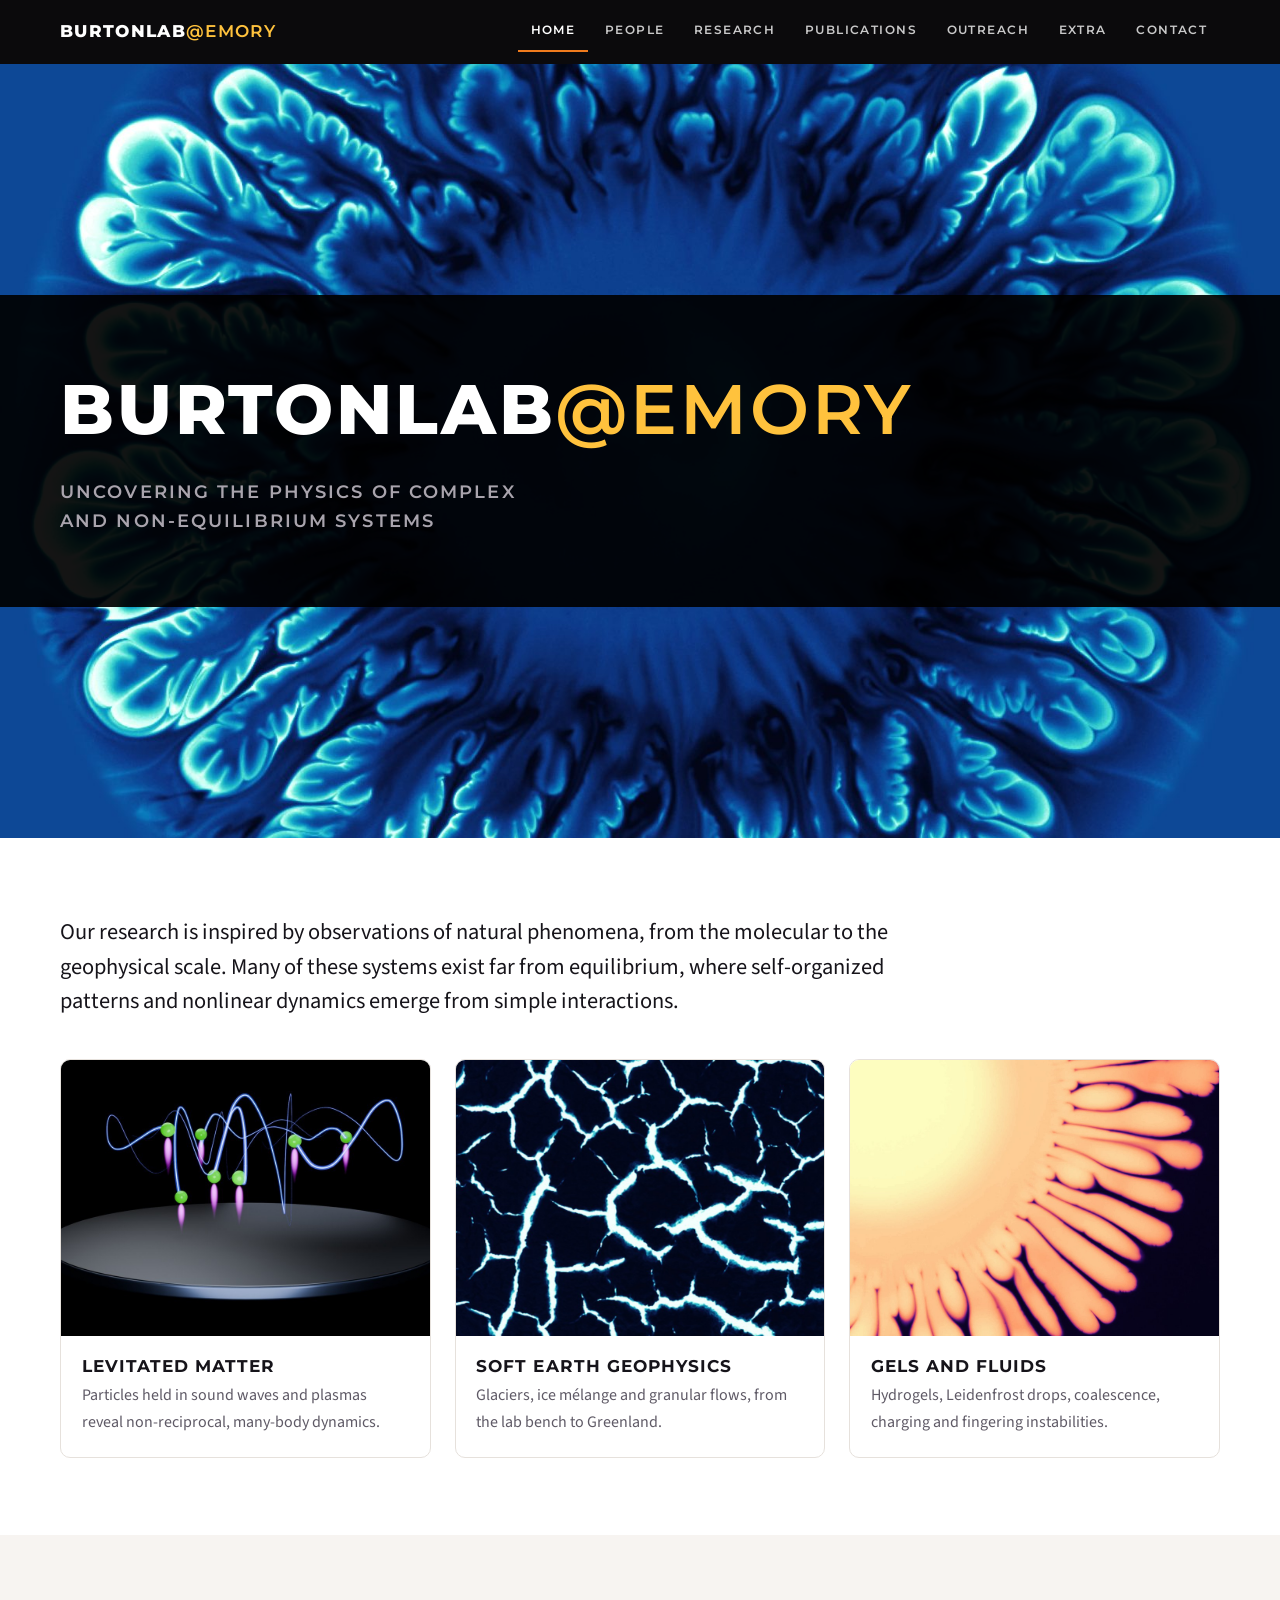
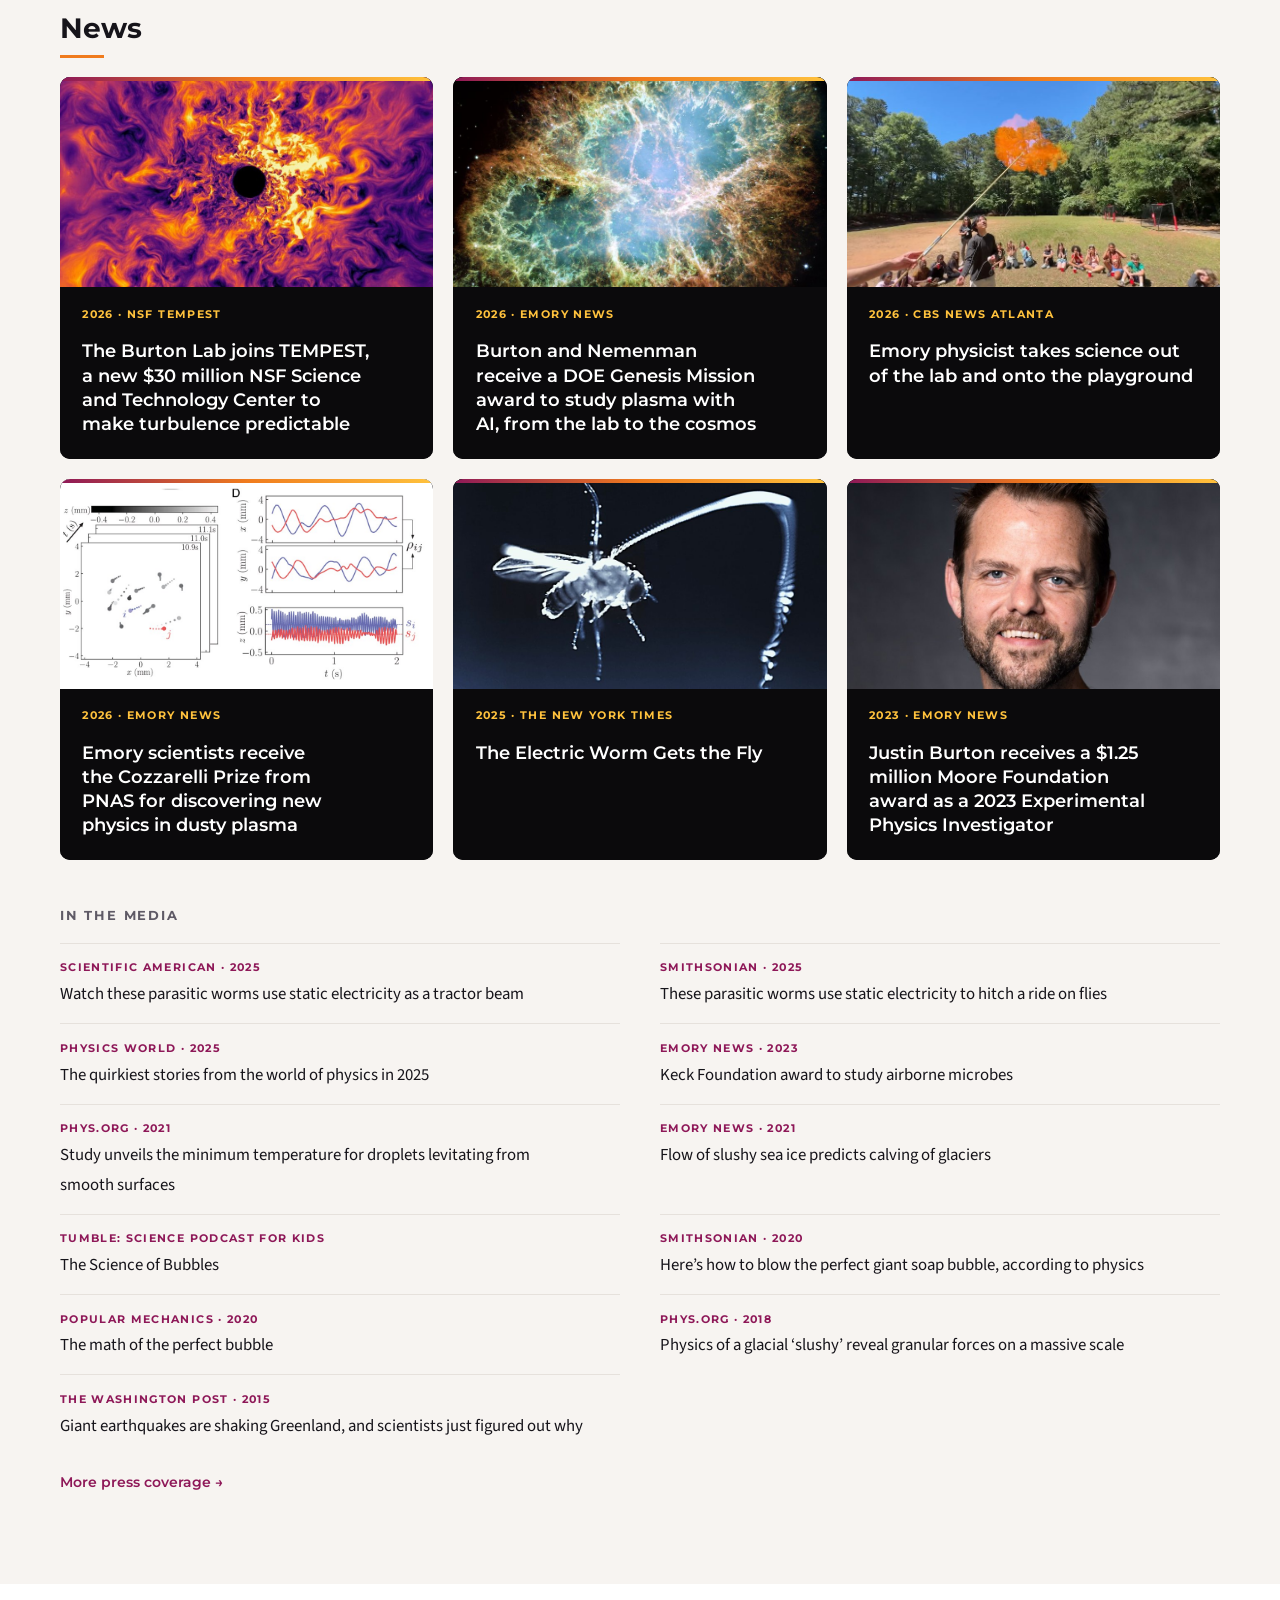
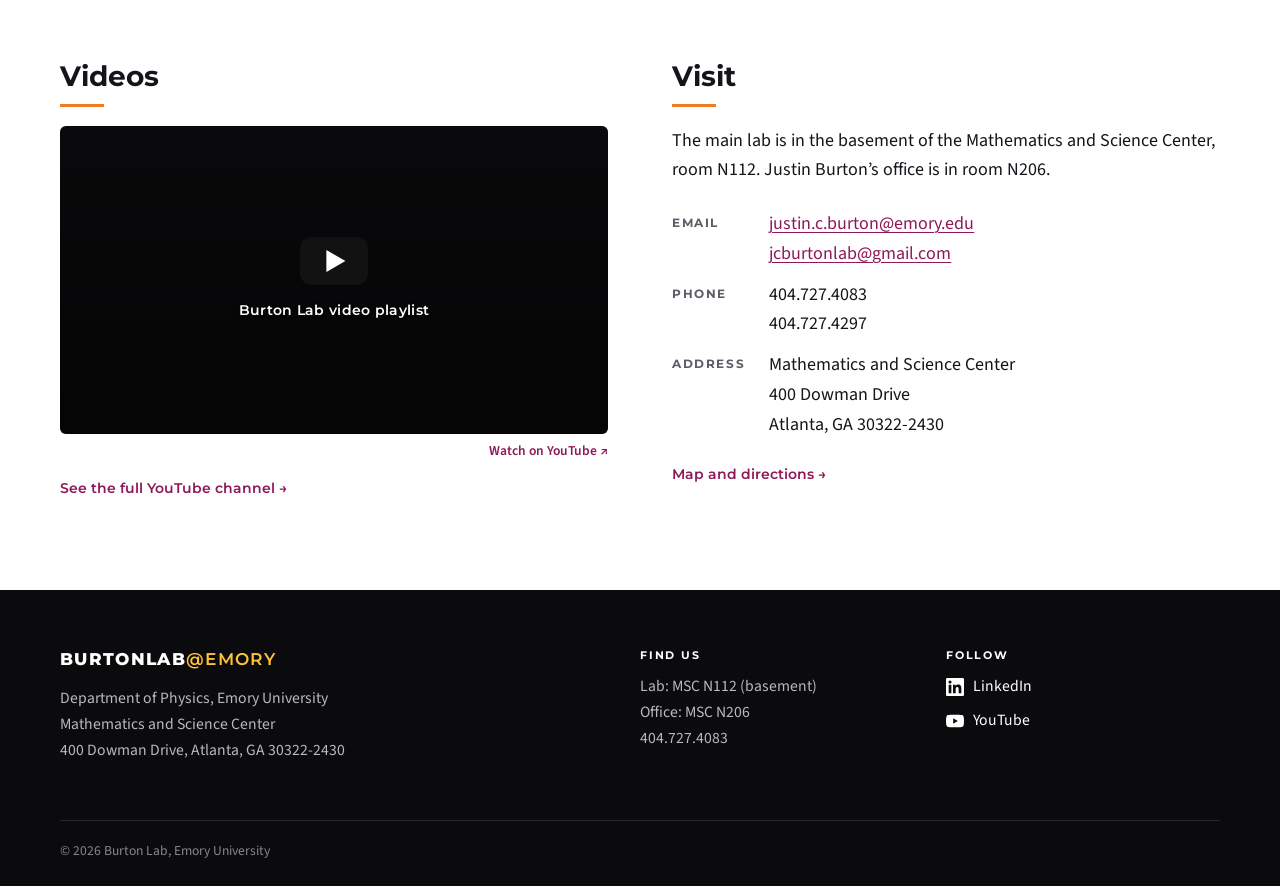
<file: index.html>
<!DOCTYPE html>
<html lang="en">
<head>
<meta charset="utf-8">
<meta name="viewport" content="width=device-width, initial-scale=1">
<title>Burton Lab @ Emory</title>
<meta name="description" content="The Burton Lab at Emory University studies the physics of complex and non-equilibrium systems.">
<meta property="og:title" content="Burton Lab @ Emory">
<meta property="og:description" content="The Burton Lab at Emory University studies the physics of complex and non-equilibrium systems.">
<meta property="og:image" content="assets/img/banners/home-hero.jpg">
<link rel="icon" href="assets/favicon.svg?v=6a2fb48d" type="image/svg+xml">
<link rel="icon" href="assets/favicon-32.png?v=23700c77" type="image/png" sizes="32x32">
<link rel="apple-touch-icon" href="assets/apple-touch-icon.png?v=bfdbe544">
<link rel="preconnect" href="https://fonts.googleapis.com">
<link rel="preconnect" href="https://fonts.gstatic.com" crossorigin>
<link href="https://fonts.googleapis.com/css2?family=Montserrat:wght@500;600;700;800&family=Source+Sans+3:ital,wght@0,400;0,600;0,700;1,400&display=swap" rel="stylesheet">
<link rel="stylesheet" href="css/style.css?v=2722c87f">
<script>document.addEventListener('error',function(e){var t=e.target;if(t&&(t.tagName==='IMG'||t.tagName==='VIDEO')){t.classList.add('missing');}},true);</script>
</head>
<body class="home">
<a class="skip" href="#main">Skip to content</a>
<nav class="topbar" aria-label="Main">
  <div class="wrap topbar-in">
    <a class="brand" href="index.html">BURTONLAB<span>@EMORY</span></a>
    <button class="menu-btn" aria-expanded="false" aria-controls="menu" aria-label="Menu"><span></span><span></span><span></span></button>
    <ul id="menu" class="menu"><li><a href="index.html" aria-current="page">Home</a></li><li><a href="people.html">People</a></li><li class="has-sub"><a href="research.html">Research</a><ul class="sub"><li><a href="levitated-matter.html">Levitated Matter</a></li><li><a href="soft-earth-geophysics.html">Soft Earth Geophysics</a></li><li><a href="gels-and-fluids.html">Gels and Fluids</a></li></ul></li><li><a href="publications.html">Publications</a></li><li><a href="outreach.html">Outreach</a></li><li><a href="extra.html">Extra</a></li><li><a href="contact.html">Contact</a></li></ul>
  </div>
</nav>

<main id="main">

<section class="hero"><div class="bg" style="background-image:url('assets/img/banners/home-hero.jpg?v=85196556')"></div>
  <div class="hero-band">
    <div class="wrap">
      <h1>BURTONLAB<wbr><span>@EMORY</span></h1>
      <p class="tagline">Uncovering the physics of complex and non-equilibrium systems</p>
    </div>
  </div>
</section>

<section class="section">
  <div class="wrap intro">
    <p class="lead">Our research is inspired by observations of natural phenomena, from the molecular to the geophysical scale. Many of these systems exist far from equilibrium, where self-organized patterns and nonlinear dynamics emerge from simple interactions.</p>
  </div>
  <div class="wrap cards3">
    <a class="card" href="levitated-matter.html"><div class="ph crop" style="aspect-ratio:4/3" data-label="levitated-matter.jpg"><img src="assets/img/research/levitated-matter.jpg?v=3a30316a" alt="Levitated Matter" loading="lazy"></div><div class="card-b"><h3>Levitated Matter</h3><p>Particles held in sound waves and plasmas reveal non-reciprocal, many-body dynamics.</p></div></a>
    <a class="card" href="soft-earth-geophysics.html"><div class="ph crop" style="aspect-ratio:4/3" data-label="soft-earth-geophysics.jpg"><img src="assets/img/research/soft-earth-geophysics.jpg?v=422b61cd" alt="Soft Earth Geophysics" loading="lazy"></div><div class="card-b"><h3>Soft Earth Geophysics</h3><p>Glaciers, ice mélange and granular flows, from the lab bench to Greenland.</p></div></a>
    <a class="card" href="gels-and-fluids.html"><div class="ph crop" style="aspect-ratio:4/3" data-label="gels-and-fluids.jpg"><img src="assets/img/research/gels-and-fluids.jpg?v=490cb157" alt="Gels and Fluids" loading="lazy"></div><div class="card-b"><h3>Gels and Fluids</h3><p>Hydrogels, Leidenfrost drops, coalescence, charging and fingering instabilities.</p></div></a>
  </div>
</section>

<section class="section alt">
  <div class="wrap">
    <h2 class="sec-h">News</h2>
    <div class="news3">
      <a class="news-card" href="https://tempest-stc.msu.edu/news/msu-receives-30m-nsf-grant-establish-turbulence-research-center">
        <div class="nc-img" style="background-image:url('assets/img/news/tempest.jpg?v=7d1b560f')"></div>
        <div class="nc-body">
        <p class="m-src">2026 · NSF TEMPEST</p>
        <h3>The Burton Lab joins TEMPEST, a new $30 million NSF Science and Technology Center to make turbulence predictable</h3>
      </div>
      </a>
      <a class="news-card" href="https://news.emory.edu/stories/2026/07/emory-scientists-selected-us-genesis-mission-awards-speed-discovery-through-ai">
        <div class="nc-img" style="background-image:url('assets/img/news/genesis.jpg?v=bf475583')"></div>
        <div class="nc-body">
        <p class="m-src">2026 · Emory News</p>
        <h3>Burton and Nemenman receive a DOE Genesis Mission award to study plasma with AI, from the lab to the cosmos</h3></div>
      </a>
      <a class="news-card" href="https://www.cbsnews.com/atlanta/news/emory-physicist-takes-science-out-of-the-lab-and-onto-the-playground/">
        <div class="nc-img" style="background-image:url('assets/img/news/cbs.jpg?v=1fd32c86')"></div>
        <div class="nc-body">
        <p class="m-src">2026 · CBS News Atlanta</p>
        <h3>Emory physicist takes science out of the lab and onto the playground</h3></div>
      </a>
      <a class="news-card" href="https://news.emory.edu/stories/2026/05/er_cozzarelli_prize/story.html">
        <div class="nc-img" style="background-image:url('assets/img/news/cozzarelli.jpg?v=ef9900c8')"></div>
        <div class="nc-body">
        <p class="m-src">2026 · Emory News</p>
        <h3>Emory scientists receive the Cozzarelli Prize from PNAS for discovering new physics in dusty plasma</h3></div>
      </a>
      <a class="news-card" href="https://www.nytimes.com/2025/10/22/science/worms-static-electricity.html?unlocked_article_code=1.vU8.OGUW.R2_FJxa88JDH&amp;smid=url-share">
        <div class="nc-img" style="background-image:url('assets/img/news/nyt-worm.jpg?v=74bc0ee6')"></div>
        <div class="nc-body">
        <p class="m-src">2025 · The New York Times</p>
        <h3>The Electric Worm Gets the Fly</h3></div>
      </a>
      <a class="news-card" href="https://news.emory.edu/stories/2023/08/er_burton_grant_29-08-2023/story.html">
        <div class="nc-img" style="background-image:url('assets/img/news/moore.jpg?v=8aae62ca');background-position:center 30%"></div>
        <div class="nc-body">
        <p class="m-src">2023 · Emory News</p>
        <h3>Justin Burton receives a $1.25 million Moore Foundation award as a 2023 Experimental Physics Investigator</h3></div>
      </a>
    </div>
    <h3 class="sub-h">In the media</h3>
    <ul class="media"><li><a href="https://www.scientificamerican.com/article/static-electricity-helps-parasitic-nematodes-leap-onto-insects/"><span class="m-src">Scientific American · 2025</span><span class="m-t">Watch these parasitic worms use static electricity as a tractor beam</span></a></li><li><a href="https://www.smithsonianmag.com/smart-news/these-parasitic-worms-use-static-electricity-to-hitch-a-ride-on-flies-180987557/"><span class="m-src">Smithsonian · 2025</span><span class="m-t">These parasitic worms use static electricity to hitch a ride on flies</span></a></li><li><a href="https://physicsworld.com/a/the-quirkiest-stories-from-the-world-of-physics-in-2025/"><span class="m-src">Physics World · 2025</span><span class="m-t">The quirkiest stories from the world of physics in 2025</span></a></li><li><a href="https://news.emory.edu/stories/2023/01/esc_airborne_microbes_27-01-2023/story.html"><span class="m-src">Emory News · 2023</span><span class="m-t">Keck Foundation award to study airborne microbes</span></a></li><li><a href="https://phys.org/news/2021-09-unveils-minimum-temperature-droplets-levitating.html"><span class="m-src">phys.org · 2021</span><span class="m-t">Study unveils the minimum temperature for droplets levitating from smooth surfaces</span></a></li><li><a href="https://news.emory.edu/features/2021/06/esc-ice-predicts-glacier-calving/index.html"><span class="m-src">Emory News · 2021</span><span class="m-t">Flow of slushy sea ice predicts calving of glaciers</span></a></li><li><a href="https://www.sciencepodcastforkids.com/single-post/the-science-of-bubbles"><span class="m-src">Tumble: Science Podcast for Kids</span><span class="m-t">The Science of Bubbles</span></a></li><li><a href="https://www.smithsonianmag.com/smart-news/heres-how-blow-perfect-giant-soap-bubble-according-physics-180974149/"><span class="m-src">Smithsonian · 2020</span><span class="m-t">Here’s how to blow the perfect giant soap bubble, according to physics</span></a></li><li><a href="https://www.popularmechanics.com/science/a30781401/bubble-math/"><span class="m-src">Popular Mechanics · 2020</span><span class="m-t">The math of the perfect bubble</span></a></li><li><a href="https://phys.org/news/2018-04-physics-glacial-slushy-reveal-granular.html"><span class="m-src">phys.org · 2018</span><span class="m-t">Physics of a glacial ‘slushy’ reveal granular forces on a massive scale</span></a></li><li><a href="https://www.washingtonpost.com/news/energy-environment/wp/2015/06/25/giant-earthquakes-are-shaking-greenland-and-scientists-just-figured-out-the-disturbing-reason-why/"><span class="m-src">The Washington Post · 2015</span><span class="m-t">Giant earthquakes are shaking Greenland, and scientists just figured out why</span></a></li></ul>
    <p class="more"><a href="extra.html#news">More press coverage →</a></p>
  </div>
</section>

<section class="section">
  <div class="wrap two">
    <div>
      <h2 class="sec-h">Videos</h2>
      <figure><div class="embed yt" style="background-image:url('https://i.ytimg.com/vi/gZB6i9FHicU/maxresdefault.jpg')"><a class="yt-play" href="https://www.youtube.com/playlist?list=PLbxTj2dlaCv8vQ_uwPVM6fxIm1yYtoAgS" data-src="https://www.youtube-nocookie.com/embed/videoseries?list=PLbxTj2dlaCv8vQ_uwPVM6fxIm1yYtoAgS" target="_blank" rel="noopener"><span class="yt-btn" aria-hidden="true"></span><span class="yt-title">Burton Lab video playlist</span><span class="sr-only">Play video</span></a></div><figcaption class="yt-link"><a href="https://www.youtube.com/playlist?list=PLbxTj2dlaCv8vQ_uwPVM6fxIm1yYtoAgS" target="_blank" rel="noopener">Watch on YouTube &#8599;</a></figcaption></figure>
      <p class="more"><a href="https://www.youtube.com/channel/UCtBs-PlmusRjpb8XsMqxd4Q">See the full YouTube channel →</a></p>
    </div>
    <div>
      <h2 class="sec-h">Visit</h2>
      <p>The main lab is in the basement of the Mathematics and Science Center, room N112. Justin Burton’s office is in room N206.</p>
      <dl class="contact-dl">
        <dt>Email</dt><dd><a class="mail" href="mailto:justin.c.burton@emory.edu">justin.c.burton@emory.edu</a><br><a class="mail" href="mailto:jcburtonlab@gmail.com">jcburtonlab@gmail.com</a></dd>
        <dt>Phone</dt><dd>404.727.4083<br>404.727.4297</dd>
        <dt>Address</dt><dd>Mathematics and Science Center<br>400 Dowman Drive<br>Atlanta, GA 30322-2430</dd>
      </dl>
      <p class="more"><a href="contact.html">Map and directions →</a></p>
    </div>
  </div>
</section>

</main>
<footer class="footer">
  <div class="wrap footer-grid">
    <div>
      <p class="brand brand-foot">BURTONLAB<span>@EMORY</span></p>
      <p>Department of Physics, Emory University<br>Mathematics and Science Center<br>400 Dowman Drive, Atlanta, GA 30322-2430</p>
    </div>
    <div>
      <p class="foot-h">Find us</p>
      <p>Lab: MSC N112 (basement)<br>Office: MSC N206<br>404.727.4083</p>
    </div>
    <div>
      <p class="foot-h">Follow</p>
      <p class="social"><a href="https://www.linkedin.com/in/justin-burton-40b051308/" aria-label="LinkedIn"><svg viewBox="0 0 24 24" aria-hidden="true"><path d="M20.45 20.45h-3.56v-5.57c0-1.33-.02-3.04-1.85-3.04-1.85 0-2.14 1.45-2.14 2.94v5.67H9.35V9h3.41v1.56h.05c.48-.9 1.64-1.85 3.37-1.85 3.6 0 4.27 2.37 4.27 5.46v6.28zM5.34 7.43a2.06 2.06 0 1 1 0-4.13 2.06 2.06 0 0 1 0 4.13zM7.12 20.45H3.56V9h3.56v11.45zM22.22 0H1.77C.79 0 0 .77 0 1.73v20.54C0 23.23.79 24 1.77 24h20.45c.98 0 1.78-.77 1.78-1.73V1.73C24 .77 23.2 0 22.22 0z"/></svg><span>LinkedIn</span></a><a href="https://www.youtube.com/channel/UCtBs-PlmusRjpb8XsMqxd4Q" aria-label="YouTube"><svg viewBox="0 0 24 24" aria-hidden="true"><path d="M23.5 6.2a3 3 0 0 0-2.1-2.1C19.5 3.6 12 3.6 12 3.6s-7.5 0-9.4.5A3 3 0 0 0 .5 6.2 31 31 0 0 0 0 12a31 31 0 0 0 .5 5.8 3 3 0 0 0 2.1 2.1c1.9.5 9.4.5 9.4.5s7.5 0 9.4-.5a3 3 0 0 0 2.1-2.1A31 31 0 0 0 24 12a31 31 0 0 0-.5-5.8zM9.6 15.6V8.4l6.2 3.6-6.2 3.6z"/></svg><span>YouTube</span></a></p>
    </div>
  </div>
  <div class="wrap copy">© <span id="yr">2026</span> Burton Lab, Emory University</div>
</footer>
<dialog class="lightbox" aria-label="Image viewer"><button class="lb-close" aria-label="Close">×</button><figure><div class="lb-img"></div><figcaption></figcaption></figure></dialog>
<script src="js/site.js?v=42a9fa88"></script>
</body>
</html>
</file>
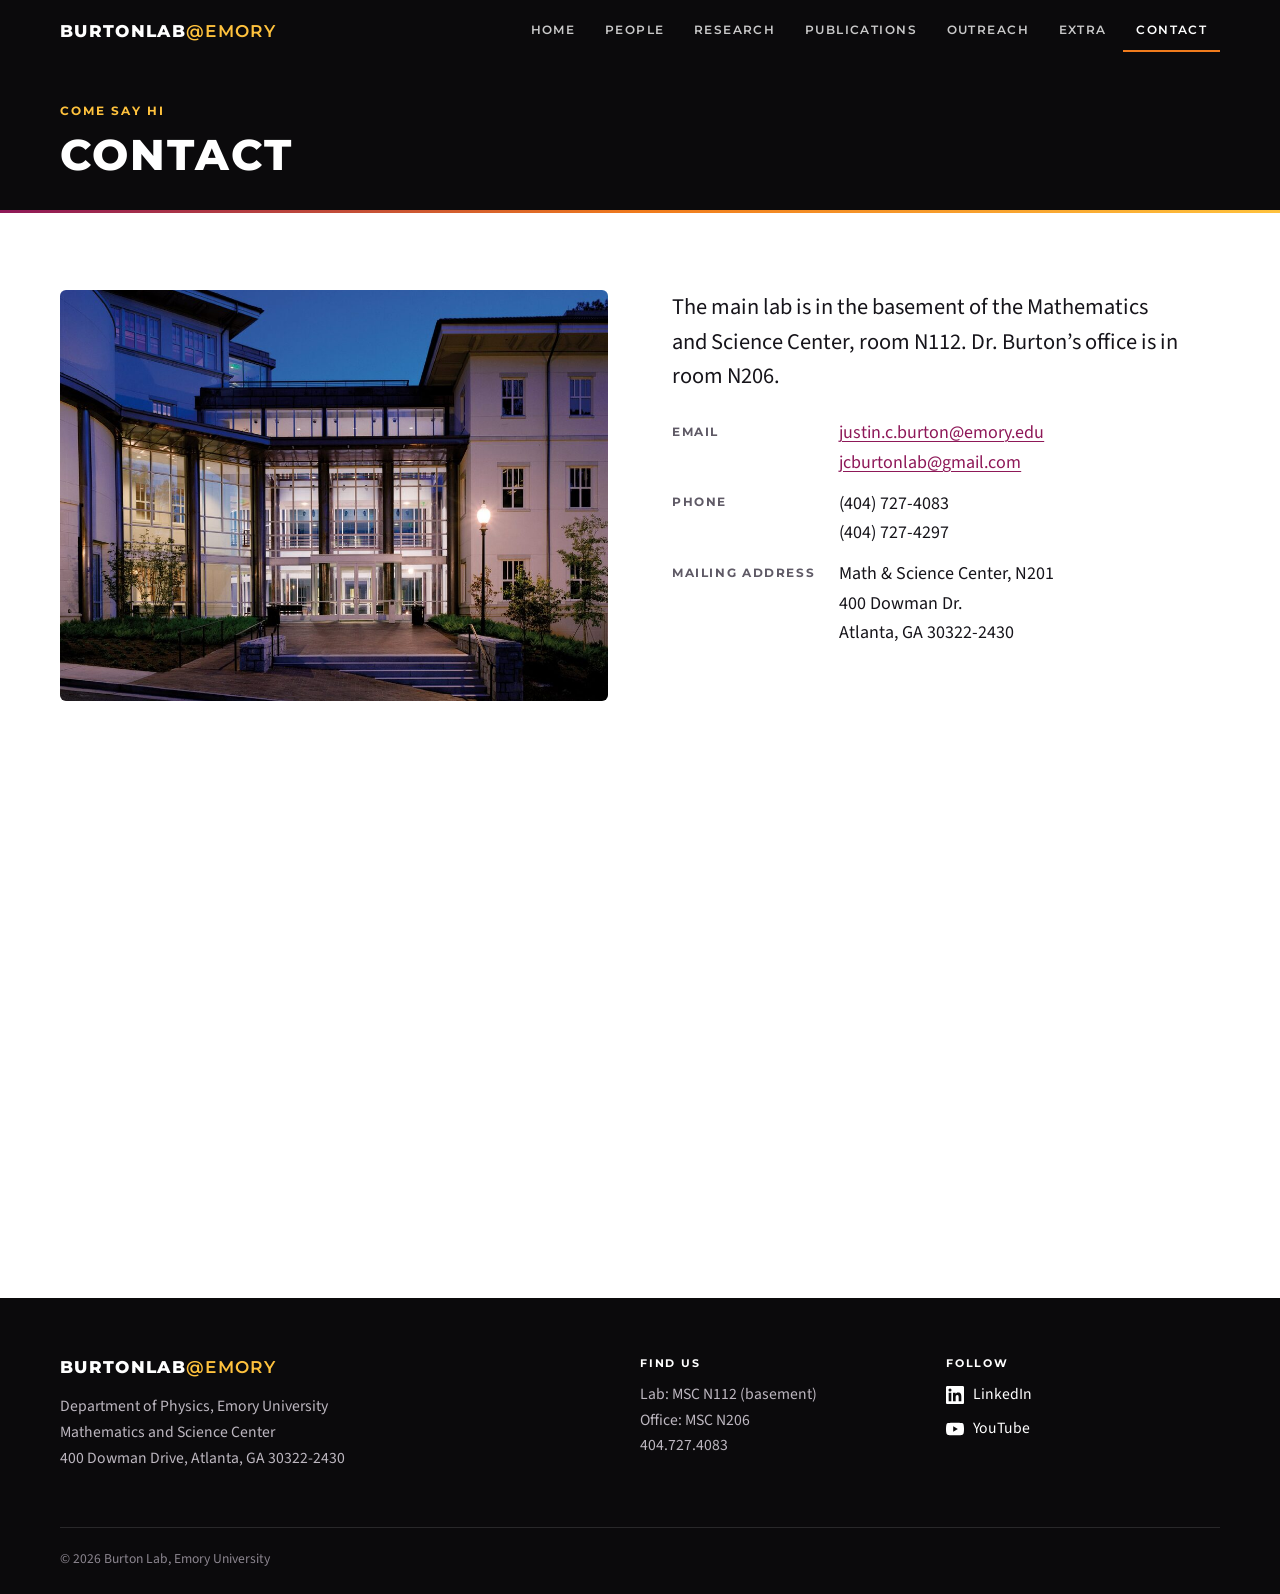
<file: contact.html>
<!DOCTYPE html>
<html lang="en">
<head>
<meta charset="utf-8">
<meta name="viewport" content="width=device-width, initial-scale=1">
<title>Contact | Burton Lab @ Emory</title>
<meta name="description" content="The Burton Lab at Emory University studies the physics of complex and non-equilibrium systems.">
<meta property="og:title" content="Contact | Burton Lab @ Emory">
<meta property="og:description" content="The Burton Lab at Emory University studies the physics of complex and non-equilibrium systems.">
<meta property="og:image" content="assets/img/banners/home-hero.jpg">
<link rel="icon" href="assets/favicon.svg?v=6a2fb48d" type="image/svg+xml">
<link rel="icon" href="assets/favicon-32.png?v=23700c77" type="image/png" sizes="32x32">
<link rel="apple-touch-icon" href="assets/apple-touch-icon.png?v=bfdbe544">
<link rel="preconnect" href="https://fonts.googleapis.com">
<link rel="preconnect" href="https://fonts.gstatic.com" crossorigin>
<link href="https://fonts.googleapis.com/css2?family=Montserrat:wght@500;600;700;800&family=Source+Sans+3:ital,wght@0,400;0,600;0,700;1,400&display=swap" rel="stylesheet">
<link rel="stylesheet" href="css/style.css?v=2722c87f">
<script>document.addEventListener('error',function(e){var t=e.target;if(t&&(t.tagName==='IMG'||t.tagName==='VIDEO')){t.classList.add('missing');}},true);</script>
</head>
<body>
<a class="skip" href="#main">Skip to content</a>
<nav class="topbar" aria-label="Main">
  <div class="wrap topbar-in">
    <a class="brand" href="index.html">BURTONLAB<span>@EMORY</span></a>
    <button class="menu-btn" aria-expanded="false" aria-controls="menu" aria-label="Menu"><span></span><span></span><span></span></button>
    <ul id="menu" class="menu"><li><a href="index.html">Home</a></li><li><a href="people.html">People</a></li><li class="has-sub"><a href="research.html">Research</a><ul class="sub"><li><a href="levitated-matter.html">Levitated Matter</a></li><li><a href="soft-earth-geophysics.html">Soft Earth Geophysics</a></li><li><a href="gels-and-fluids.html">Gels and Fluids</a></li></ul></li><li><a href="publications.html">Publications</a></li><li><a href="outreach.html">Outreach</a></li><li><a href="extra.html">Extra</a></li><li><a href="contact.html" aria-current="page">Contact</a></li></ul>
  </div>
</nav>
<header class="banner plain"><div class="band"><div class="wrap"><p class=kicker>Come say hi</p><h1>Contact</h1></div></div></header>
<main id="main">

<section class="section">
  <div class="wrap two">
    <div>
      <figure><div class="ph crop" style="aspect-ratio:4/3" data-label="math-science-center.jpg"><img src="assets/img/contact/math-science-center.jpg?v=16d7a0f7" alt="Emory Mathematics and Science Center" loading="lazy"></div></figure>
    </div>
    <div>
      <p class="lead">The main lab is in the basement of the Mathematics and Science Center, room N112. Dr. Burton’s office is in room N206.</p>
      <dl class="contact-dl">
        <dt>Email</dt><dd><a class="mail" href="mailto:justin.c.burton@emory.edu">justin.c.burton@emory.edu</a><br><a class="mail" href="mailto:jcburtonlab@gmail.com">jcburtonlab@gmail.com</a></dd>
        <dt>Phone</dt><dd>(404) 727-4083<br>(404) 727-4297</dd>
        <dt>Mailing address</dt><dd>Math &amp; Science Center, N201<br>400 Dowman Dr.<br>Atlanta, GA 30322-2430</dd>
      </dl>
    </div>
  </div>
  <div class="wrap">
    <div class="map"><iframe title="Map: Emory Mathematics and Science Center" loading="lazy" src="https://maps.google.com/maps?q=33.7902383,-84.3265796&amp;z=16&amp;output=embed"></iframe></div>
  </div>
</section>

</main>
<footer class="footer">
  <div class="wrap footer-grid">
    <div>
      <p class="brand brand-foot">BURTONLAB<span>@EMORY</span></p>
      <p>Department of Physics, Emory University<br>Mathematics and Science Center<br>400 Dowman Drive, Atlanta, GA 30322-2430</p>
    </div>
    <div>
      <p class="foot-h">Find us</p>
      <p>Lab: MSC N112 (basement)<br>Office: MSC N206<br>404.727.4083</p>
    </div>
    <div>
      <p class="foot-h">Follow</p>
      <p class="social"><a href="https://www.linkedin.com/in/justin-burton-40b051308/" aria-label="LinkedIn"><svg viewBox="0 0 24 24" aria-hidden="true"><path d="M20.45 20.45h-3.56v-5.57c0-1.33-.02-3.04-1.85-3.04-1.85 0-2.14 1.45-2.14 2.94v5.67H9.35V9h3.41v1.56h.05c.48-.9 1.64-1.85 3.37-1.85 3.6 0 4.27 2.37 4.27 5.46v6.28zM5.34 7.43a2.06 2.06 0 1 1 0-4.13 2.06 2.06 0 0 1 0 4.13zM7.12 20.45H3.56V9h3.56v11.45zM22.22 0H1.77C.79 0 0 .77 0 1.73v20.54C0 23.23.79 24 1.77 24h20.45c.98 0 1.78-.77 1.78-1.73V1.73C24 .77 23.2 0 22.22 0z"/></svg><span>LinkedIn</span></a><a href="https://www.youtube.com/channel/UCtBs-PlmusRjpb8XsMqxd4Q" aria-label="YouTube"><svg viewBox="0 0 24 24" aria-hidden="true"><path d="M23.5 6.2a3 3 0 0 0-2.1-2.1C19.5 3.6 12 3.6 12 3.6s-7.5 0-9.4.5A3 3 0 0 0 .5 6.2 31 31 0 0 0 0 12a31 31 0 0 0 .5 5.8 3 3 0 0 0 2.1 2.1c1.9.5 9.4.5 9.4.5s7.5 0 9.4-.5a3 3 0 0 0 2.1-2.1A31 31 0 0 0 24 12a31 31 0 0 0-.5-5.8zM9.6 15.6V8.4l6.2 3.6-6.2 3.6z"/></svg><span>YouTube</span></a></p>
    </div>
  </div>
  <div class="wrap copy">© <span id="yr">2026</span> Burton Lab, Emory University</div>
</footer>
<dialog class="lightbox" aria-label="Image viewer"><button class="lb-close" aria-label="Close">×</button><figure><div class="lb-img"></div><figcaption></figcaption></figure></dialog>
<script src="js/site.js?v=42a9fa88"></script>
</body>
</html>
</file>
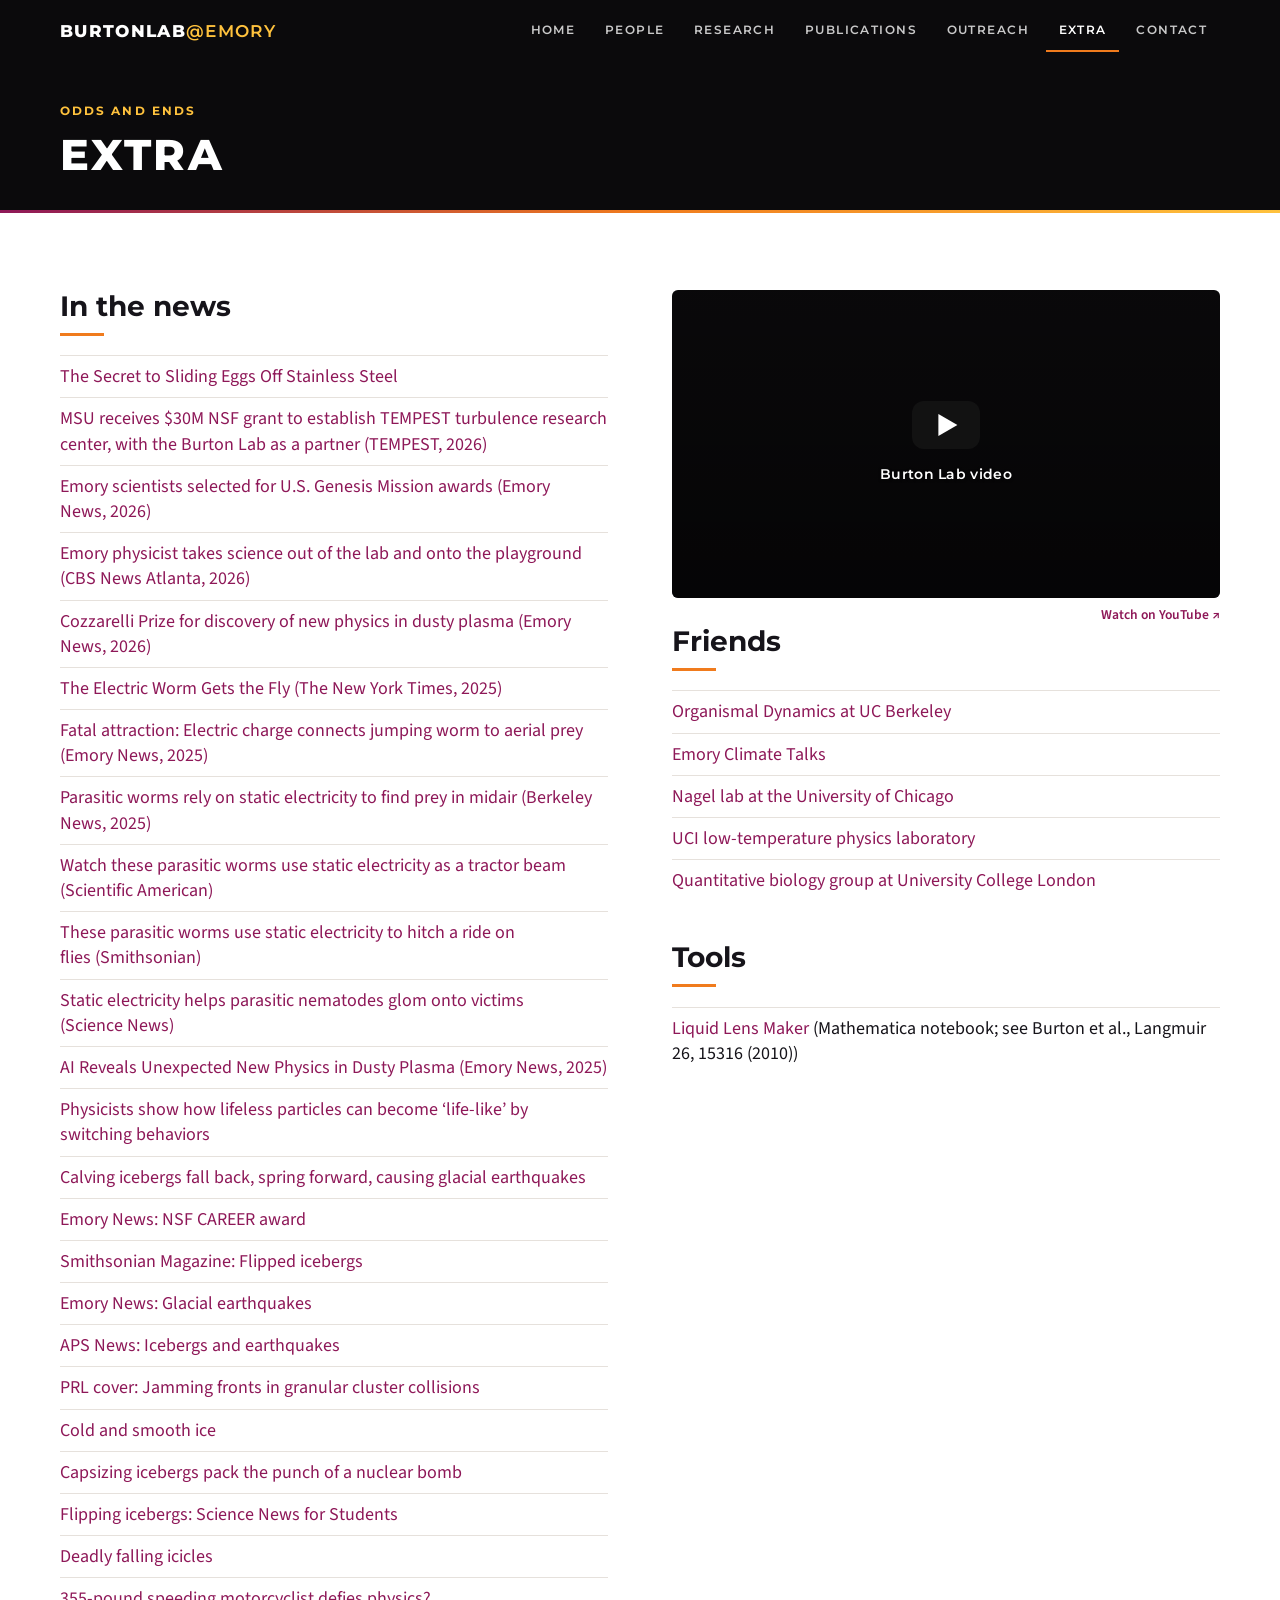
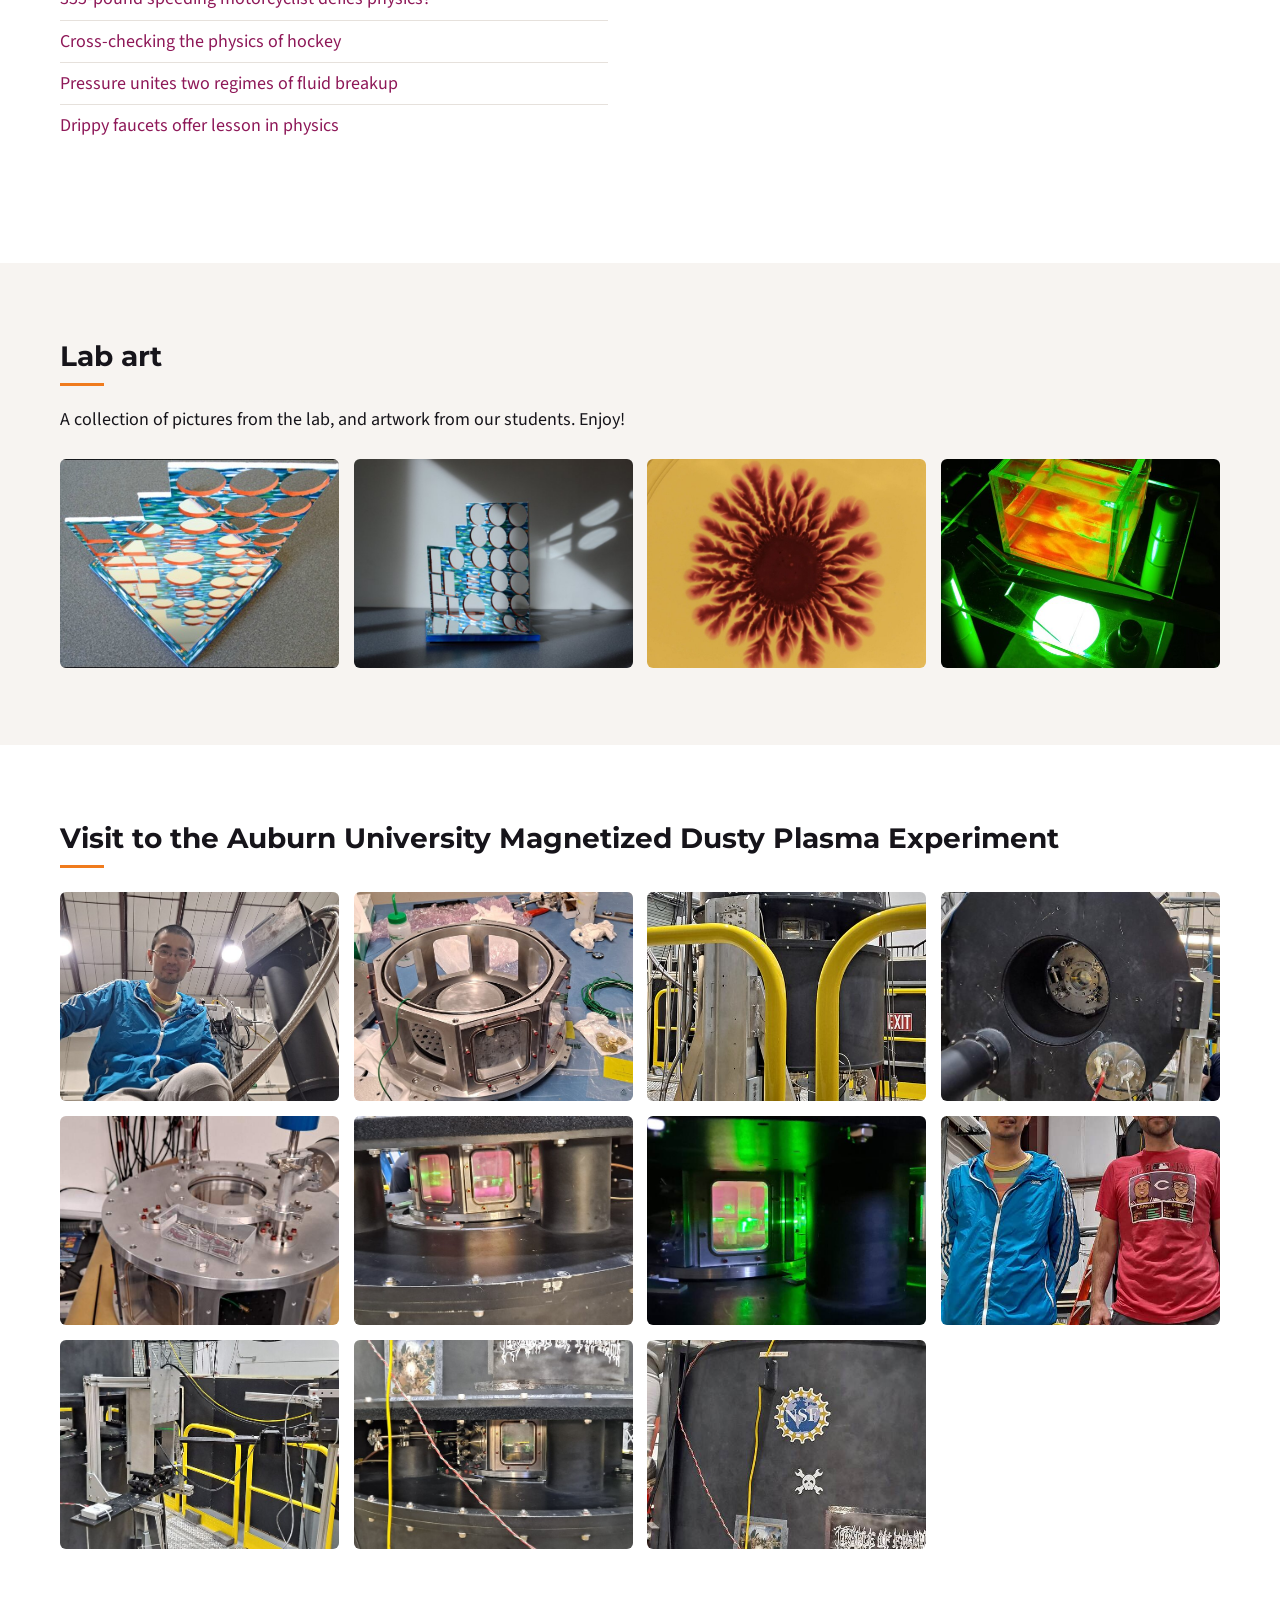
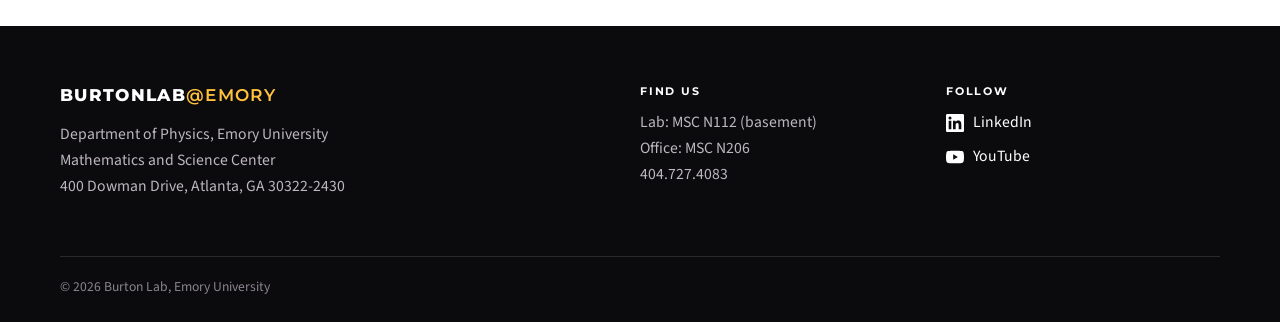
<file: extra.html>
<!DOCTYPE html>
<html lang="en">
<head>
<meta charset="utf-8">
<meta name="viewport" content="width=device-width, initial-scale=1">
<title>Extra | Burton Lab @ Emory</title>
<meta name="description" content="The Burton Lab at Emory University studies the physics of complex and non-equilibrium systems.">
<meta property="og:title" content="Extra | Burton Lab @ Emory">
<meta property="og:description" content="The Burton Lab at Emory University studies the physics of complex and non-equilibrium systems.">
<meta property="og:image" content="assets/img/banners/home-hero.jpg">
<link rel="icon" href="assets/favicon.svg?v=6a2fb48d" type="image/svg+xml">
<link rel="icon" href="assets/favicon-32.png?v=23700c77" type="image/png" sizes="32x32">
<link rel="apple-touch-icon" href="assets/apple-touch-icon.png?v=bfdbe544">
<link rel="preconnect" href="https://fonts.googleapis.com">
<link rel="preconnect" href="https://fonts.gstatic.com" crossorigin>
<link href="https://fonts.googleapis.com/css2?family=Montserrat:wght@500;600;700;800&family=Source+Sans+3:ital,wght@0,400;0,600;0,700;1,400&display=swap" rel="stylesheet">
<link rel="stylesheet" href="css/style.css?v=2722c87f">
<script>document.addEventListener('error',function(e){var t=e.target;if(t&&(t.tagName==='IMG'||t.tagName==='VIDEO')){t.classList.add('missing');}},true);</script>
</head>
<body>
<a class="skip" href="#main">Skip to content</a>
<nav class="topbar" aria-label="Main">
  <div class="wrap topbar-in">
    <a class="brand" href="index.html">BURTONLAB<span>@EMORY</span></a>
    <button class="menu-btn" aria-expanded="false" aria-controls="menu" aria-label="Menu"><span></span><span></span><span></span></button>
    <ul id="menu" class="menu"><li><a href="index.html">Home</a></li><li><a href="people.html">People</a></li><li class="has-sub"><a href="research.html">Research</a><ul class="sub"><li><a href="levitated-matter.html">Levitated Matter</a></li><li><a href="soft-earth-geophysics.html">Soft Earth Geophysics</a></li><li><a href="gels-and-fluids.html">Gels and Fluids</a></li></ul></li><li><a href="publications.html">Publications</a></li><li><a href="outreach.html">Outreach</a></li><li><a href="extra.html" aria-current="page">Extra</a></li><li><a href="contact.html">Contact</a></li></ul>
  </div>
</nav>
<header class="banner plain"><div class="band"><div class="wrap"><p class=kicker>Odds and ends</p><h1>Extra</h1></div></div></header>
<main id="main">

<section class="section">
  <div class="wrap two">
    <div id="news">
      <h2 class="sec-h">In the news</h2>
      <ul class="linklist"><li><a href="https://www.nytimes.com/wirecutter/reviews/stainless-steel-egg-slide/">The Secret to Sliding Eggs Off Stainless Steel</a></li><li><a href="https://tempest-stc.msu.edu/news/msu-receives-30m-nsf-grant-establish-turbulence-research-center">MSU receives $30M NSF grant to establish TEMPEST turbulence research center, with the Burton Lab as a partner (TEMPEST, 2026)</a></li><li><a href="https://news.emory.edu/stories/2026/07/emory-scientists-selected-us-genesis-mission-awards-speed-discovery-through-ai">Emory scientists selected for U.S. Genesis Mission awards (Emory News, 2026)</a></li><li><a href="https://www.cbsnews.com/atlanta/news/emory-physicist-takes-science-out-of-the-lab-and-onto-the-playground/">Emory physicist takes science out of the lab and onto the playground (CBS News Atlanta, 2026)</a></li><li><a href="https://news.emory.edu/stories/2026/05/er_cozzarelli_prize/story.html">Cozzarelli Prize for discovery of new physics in dusty plasma (Emory News, 2026)</a></li><li><a href="https://www.nytimes.com/2025/10/22/science/worms-static-electricity.html?unlocked_article_code=1.vU8.OGUW.R2_FJxa88JDH&smid=url-share">The Electric Worm Gets the Fly (The New York Times, 2025)</a></li><li><a href="https://news.emory.edu/features/2025/10/esc_feature_nematode_electrostatic_ecology_14-10-2025/index.html">Fatal attraction: Electric charge connects jumping worm to aerial prey (Emory News, 2025)</a></li><li><a href="https://news.berkeley.edu/2025/10/29/parasitic-worms-rely-on-static-electricity-to-find-prey-in-midair/">Parasitic worms rely on static electricity to find prey in midair (Berkeley News, 2025)</a></li><li><a href="https://www.scientificamerican.com/article/static-electricity-helps-parasitic-nematodes-leap-onto-insects/">Watch these parasitic worms use static electricity as a tractor beam (Scientific American)</a></li><li><a href="https://www.smithsonianmag.com/smart-news/these-parasitic-worms-use-static-electricity-to-hitch-a-ride-on-flies-180987557/">These parasitic worms use static electricity to hitch a ride on flies (Smithsonian)</a></li><li><a href="https://www.sciencenews.org/article/static-electricity-parasite-nematodes">Static electricity helps parasitic nematodes glom onto victims (Science News)</a></li><li><a href="https://news.emory.edu/features/2025/07/esc_ai_dusty_plasma_30-07-2025/index.html">AI Reveals Unexpected New Physics in Dusty Plasma (Emory News, 2025)</a></li><li><a href="https://phys.org/news/2017-11-physicists-lifeless-particles-life-like-behaviors.html">Physicists show how lifeless particles can become ‘life-like’ by switching behaviors</a></li><li><a href="http://esciencecommons.blogspot.com/2015/06/calving-icebergs-fall-back-spring.html">Calving icebergs fall back, spring forward, causing glacial earthquakes</a></li><li><a href="http://esciencecommons.blogspot.com/2015/03/physicists-research-of-glassy-materials.html">Emory News: NSF CAREER award</a></li><li><a href="http://www.smithsonianmag.com/science-nature/photographer-captures-stunning-underside-flipped-iceberg-180953951/">Smithsonian Magazine: Flipped icebergs</a></li><li><a href="http://news.emory.edu/stories/2014/09/esc_physics_of_falling_icebergs/campus.html">Emory News: Glacial earthquakes</a></li><li><a href="http://www.aps.org/publications/apsnews/201404/hydrodynamic.cfm">APS News: Icebergs and earthquakes</a></li><li><a href="http://journals.aps.org/prl/issues/111/18">PRL cover: Jamming fronts in granular cluster collisions</a></li><li><a href="http://articles.chicagotribune.com/2013-06-15/news/ct-met-hockey-ice-20130615_1_stanley-cup-final-natural-ice-good-ice">Cold and smooth ice</a></li><li><a href="http://www.nbcnews.com/id/46735809/ns/technology_and_science-science/">Capsizing icebergs pack the punch of a nuclear bomb</a></li><li><a href="https://student.societyforscience.org/article/flipping-icebergs">Flipping icebergs: Science News for Students</a></li><li><a href="http://articles.chicagotribune.com/2012-01-22/news/ct-talk-falling-ice-0122-20120122_1_signs-icicles-snow-or-ice">Deadly falling icicles</a></li><li><a href="http://www.suntimes.com/news/metro/5870326-418/the-big-catch-355-pounder-going-182-mph.html">355-pound speeding motorcyclist defies physics?</a></li><li><a href="http://articles.chicagotribune.com/2010-06-04/sports/ct-met-hockey-physics-20100602_1_puck-hockey-fan-ice">Cross-checking the physics of hockey</a></li><li><a href="http://www.physics.emory.edu/faculty/jburton/papers/physics_today_bubbles.pdf">Pressure unites two regimes of fluid breakup</a></li><li><a href="http://www.sciencedaily.com/releases/2009/02/090201124930.htm">Drippy faucets offer lesson in physics</a></li></ul>
    </div>
    <div>
      <figure><div class="embed yt" style="background-image:url('https://i.ytimg.com/vi/s0GM7RdNcfQ/hqdefault.jpg')"><a class="yt-play" href="https://www.youtube.com/watch?v=s0GM7RdNcfQ" data-src="https://www.youtube-nocookie.com/embed/s0GM7RdNcfQ" target="_blank" rel="noopener"><span class="yt-btn" aria-hidden="true"></span><span class="yt-title">Burton Lab video</span><span class="sr-only">Play video</span></a></div><figcaption class="yt-link"><a href="https://www.youtube.com/watch?v=s0GM7RdNcfQ" target="_blank" rel="noopener">Watch on YouTube &#8599;</a></figcaption></figure>
      <h2 class="sec-h">Friends</h2>
      <ul class="linklist"><li><a href="https://ornithopterus.com/">Organismal Dynamics at UC Berkeley</a></li><li><a href="https://climatetalks.emory.edu/">Emory Climate Talks</a></li><li><a href="http://nagelgroup.uchicago.edu/Nagel-Group/LabHome.html">Nagel lab at the University of Chicago</a></li><li><a href="http://physics.uci.edu/~taborek/">UCI low-temperature physics laboratory</a></li><li><a href="https://shoulab.wixsite.com/main">Quantitative biology group at University College London</a></li></ul>
      <h2 class="sec-h">Tools</h2>
      <ul class="linklist"><li><a href="assets/docs/lens-profiler-full-new.nb">Liquid Lens Maker</a> (Mathematica notebook; see Burton et al., Langmuir 26, 15316 (2010))</li></ul>
    </div>
  </div>
</section>
<section class="section alt">
  <div class="wrap">
    <h2 class="sec-h">Lab art</h2>
    <div class="prose"><p>A collection of pictures from the lab, and artwork from our students. Enjoy!</p></div>
    <div class="gallery g4"><a class="lb" href="assets/img/extra/4430146.jpg?v=1e89bc7f" data-caption=""><div class="ph crop" style="aspect-ratio:4/3" data-label="4430146.jpg"><img src="assets/img/extra/4430146.jpg?v=1e89bc7f" alt="Lab image" loading="lazy"></div></a><a class="lb" href="assets/img/extra/1807932-orig.jpg?v=1d1f7b47" data-caption=""><div class="ph crop" style="aspect-ratio:4/3" data-label="1807932-orig.jpg"><img src="assets/img/extra/1807932-orig.jpg?v=1d1f7b47" alt="Lab image" loading="lazy"></div></a><a class="lb" href="assets/img/extra/20180612-140549.jpg?v=1e80e6ca" data-caption=""><div class="ph crop" style="aspect-ratio:4/3" data-label="20180612-140549.jpg"><img src="assets/img/extra/20180612-140549.jpg?v=1e80e6ca" alt="Lab image" loading="lazy"></div></a><a class="lb" href="assets/img/extra/20180613-160132.jpg?v=e03e3181" data-caption=""><div class="ph crop" style="aspect-ratio:4/3" data-label="20180613-160132.jpg"><img src="assets/img/extra/20180613-160132.jpg?v=e03e3181" alt="Lab image" loading="lazy"></div></a></div>
  </div>
</section>
<section class="section">
  <div class="wrap">
    <h2 class="sec-h">Visit to the Auburn University Magnetized Dusty Plasma Experiment</h2>
    <div class="gallery g4"><a class="lb" href="assets/img/extra/20220513-122105.jpg?v=768ccf18" data-caption=""><div class="ph crop" style="aspect-ratio:4/3" data-label="20220513-122105.jpg"><img src="assets/img/extra/20220513-122105.jpg?v=768ccf18" alt="Lab image" loading="lazy"></div></a><a class="lb" href="assets/img/extra/20220509-101341.jpg?v=3cf88663" data-caption=""><div class="ph crop" style="aspect-ratio:4/3" data-label="20220509-101341.jpg"><img src="assets/img/extra/20220509-101341.jpg?v=3cf88663" alt="Lab image" loading="lazy"></div></a><a class="lb" href="assets/img/extra/20220509-102347.jpg?v=e0fee5a8" data-caption=""><div class="ph crop" style="aspect-ratio:4/3" data-label="20220509-102347.jpg"><img src="assets/img/extra/20220509-102347.jpg?v=e0fee5a8" alt="Lab image" loading="lazy"></div></a><a class="lb" href="assets/img/extra/20220509-105156.jpg?v=7165a042" data-caption=""><div class="ph crop" style="aspect-ratio:4/3" data-label="20220509-105156.jpg"><img src="assets/img/extra/20220509-105156.jpg?v=7165a042" alt="Lab image" loading="lazy"></div></a><a class="lb" href="assets/img/extra/20220509-132602.jpg?v=16a5756f" data-caption=""><div class="ph crop" style="aspect-ratio:4/3" data-label="20220509-132602.jpg"><img src="assets/img/extra/20220509-132602.jpg?v=16a5756f" alt="Lab image" loading="lazy"></div></a><a class="lb" href="assets/img/extra/20220510-121300.jpg?v=c05e6a1d" data-caption=""><div class="ph crop" style="aspect-ratio:4/3" data-label="20220510-121300.jpg"><img src="assets/img/extra/20220510-121300.jpg?v=c05e6a1d" alt="Lab image" loading="lazy"></div></a><a class="lb" href="assets/img/extra/20220511-131451.jpg?v=8ea37102" data-caption=""><div class="ph crop" style="aspect-ratio:4/3" data-label="20220511-131451.jpg"><img src="assets/img/extra/20220511-131451.jpg?v=8ea37102" alt="Lab image" loading="lazy"></div></a><a class="lb" href="assets/img/extra/20220513-122021.jpg?v=71fe2174" data-caption=""><div class="ph crop" style="aspect-ratio:4/3" data-label="20220513-122021.jpg"><img src="assets/img/extra/20220513-122021.jpg?v=71fe2174" alt="Lab image" loading="lazy"></div></a><a class="lb" href="assets/img/extra/20220513-122034.jpg?v=9e0fcde6" data-caption=""><div class="ph crop" style="aspect-ratio:4/3" data-label="20220513-122034.jpg"><img src="assets/img/extra/20220513-122034.jpg?v=9e0fcde6" alt="Lab image" loading="lazy"></div></a><a class="lb" href="assets/img/extra/20220513-122039.jpg?v=0fbab637" data-caption=""><div class="ph crop" style="aspect-ratio:4/3" data-label="20220513-122039.jpg"><img src="assets/img/extra/20220513-122039.jpg?v=0fbab637" alt="Lab image" loading="lazy"></div></a><a class="lb" href="assets/img/extra/20220513-122058.jpg?v=c36f0878" data-caption=""><div class="ph crop" style="aspect-ratio:4/3" data-label="20220513-122058.jpg"><img src="assets/img/extra/20220513-122058.jpg?v=c36f0878" alt="Lab image" loading="lazy"></div></a></div>
  </div>
</section>

</main>
<footer class="footer">
  <div class="wrap footer-grid">
    <div>
      <p class="brand brand-foot">BURTONLAB<span>@EMORY</span></p>
      <p>Department of Physics, Emory University<br>Mathematics and Science Center<br>400 Dowman Drive, Atlanta, GA 30322-2430</p>
    </div>
    <div>
      <p class="foot-h">Find us</p>
      <p>Lab: MSC N112 (basement)<br>Office: MSC N206<br>404.727.4083</p>
    </div>
    <div>
      <p class="foot-h">Follow</p>
      <p class="social"><a href="https://www.linkedin.com/in/justin-burton-40b051308/" aria-label="LinkedIn"><svg viewBox="0 0 24 24" aria-hidden="true"><path d="M20.45 20.45h-3.56v-5.57c0-1.33-.02-3.04-1.85-3.04-1.85 0-2.14 1.45-2.14 2.94v5.67H9.35V9h3.41v1.56h.05c.48-.9 1.64-1.85 3.37-1.85 3.6 0 4.27 2.37 4.27 5.46v6.28zM5.34 7.43a2.06 2.06 0 1 1 0-4.13 2.06 2.06 0 0 1 0 4.13zM7.12 20.45H3.56V9h3.56v11.45zM22.22 0H1.77C.79 0 0 .77 0 1.73v20.54C0 23.23.79 24 1.77 24h20.45c.98 0 1.78-.77 1.78-1.73V1.73C24 .77 23.2 0 22.22 0z"/></svg><span>LinkedIn</span></a><a href="https://www.youtube.com/channel/UCtBs-PlmusRjpb8XsMqxd4Q" aria-label="YouTube"><svg viewBox="0 0 24 24" aria-hidden="true"><path d="M23.5 6.2a3 3 0 0 0-2.1-2.1C19.5 3.6 12 3.6 12 3.6s-7.5 0-9.4.5A3 3 0 0 0 .5 6.2 31 31 0 0 0 0 12a31 31 0 0 0 .5 5.8 3 3 0 0 0 2.1 2.1c1.9.5 9.4.5 9.4.5s7.5 0 9.4-.5a3 3 0 0 0 2.1-2.1A31 31 0 0 0 24 12a31 31 0 0 0-.5-5.8zM9.6 15.6V8.4l6.2 3.6-6.2 3.6z"/></svg><span>YouTube</span></a></p>
    </div>
  </div>
  <div class="wrap copy">© <span id="yr">2026</span> Burton Lab, Emory University</div>
</footer>
<dialog class="lightbox" aria-label="Image viewer"><button class="lb-close" aria-label="Close">×</button><figure><div class="lb-img"></div><figcaption></figcaption></figure></dialog>
<script src="js/site.js?v=42a9fa88"></script>
</body>
</html>
</file>
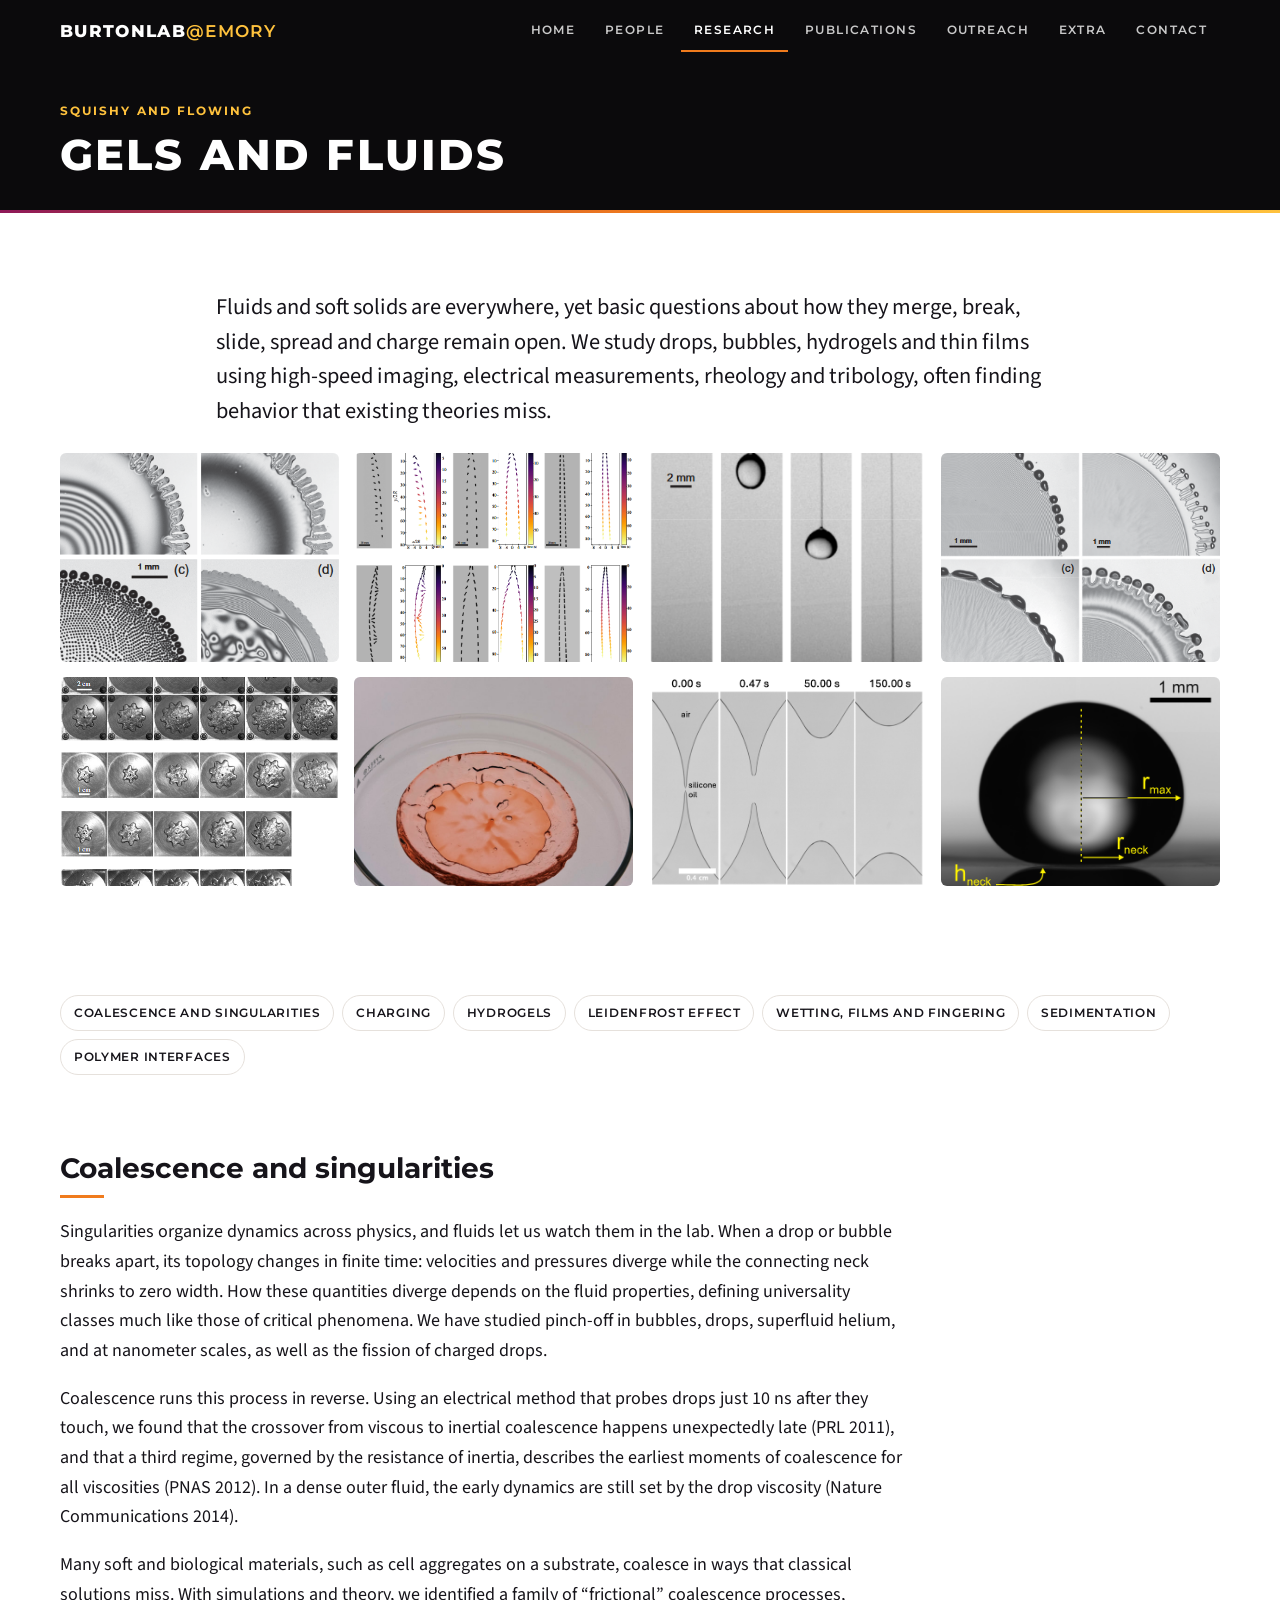
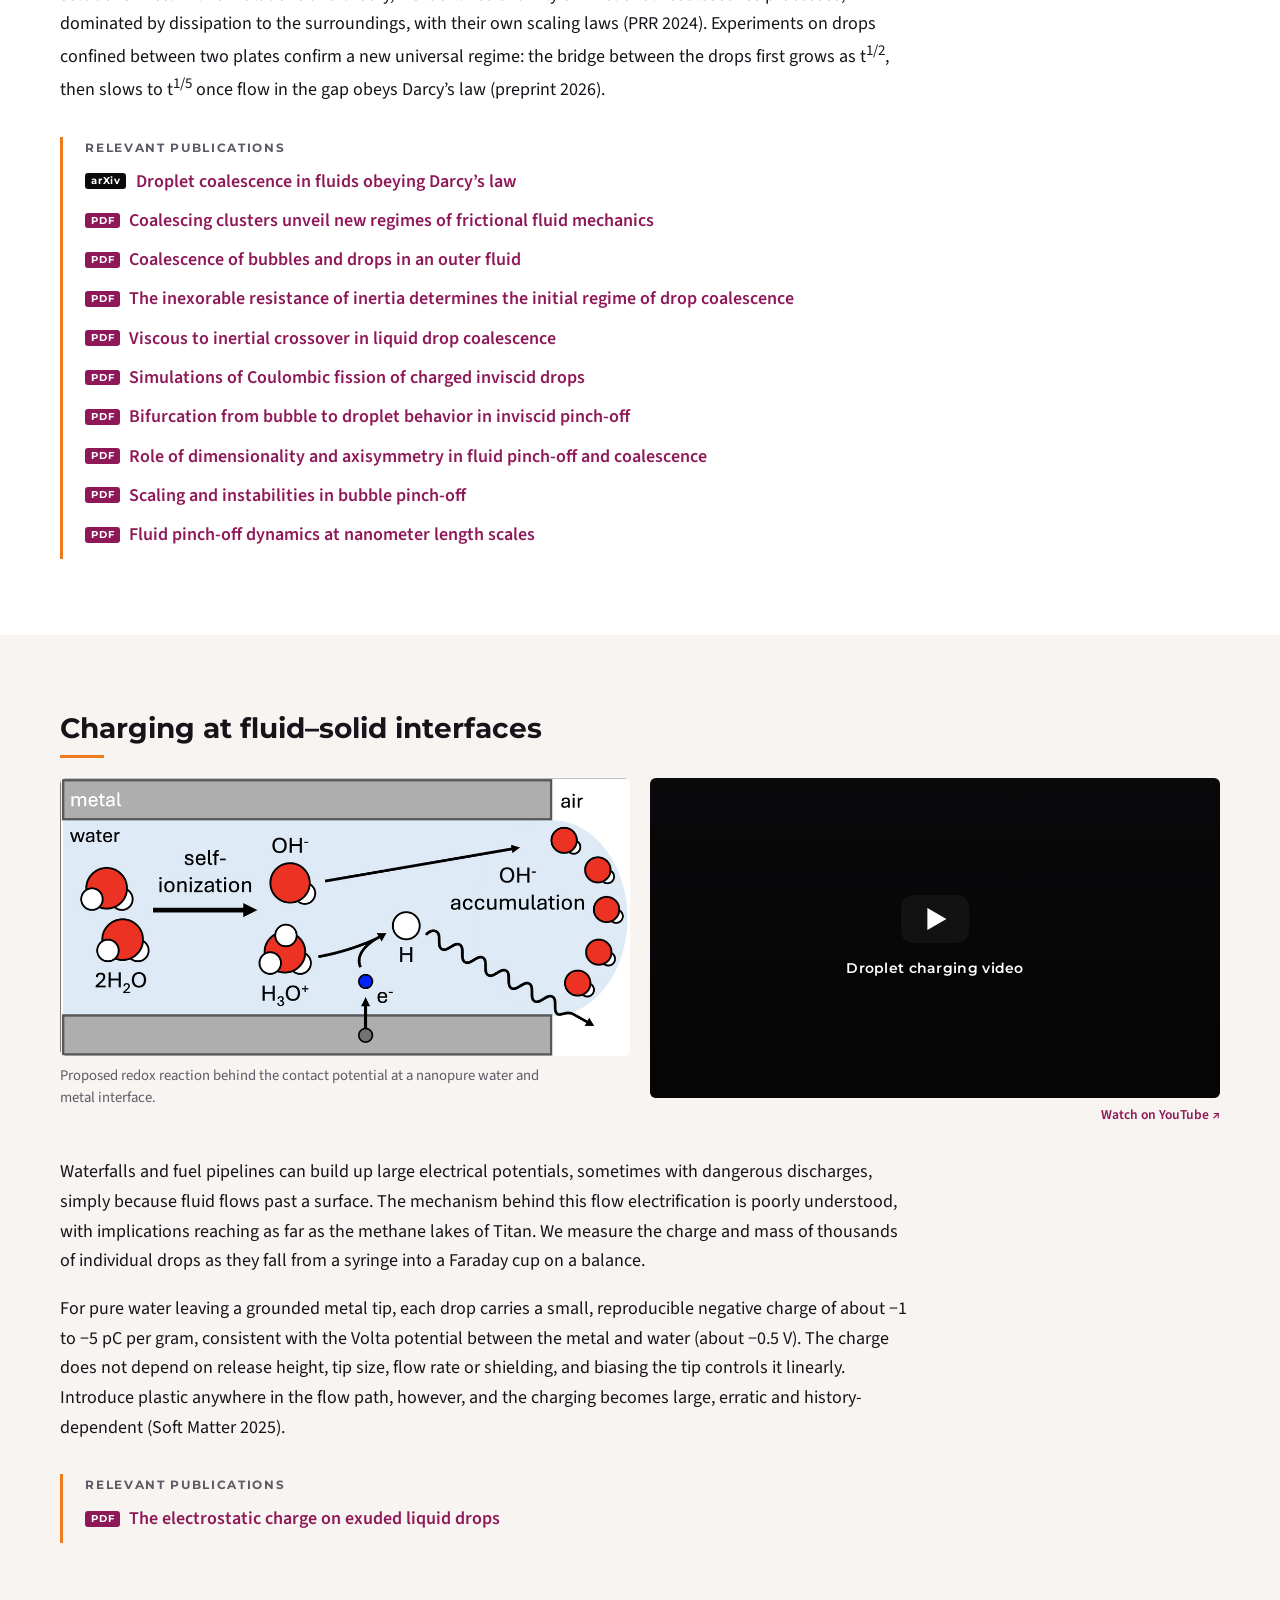
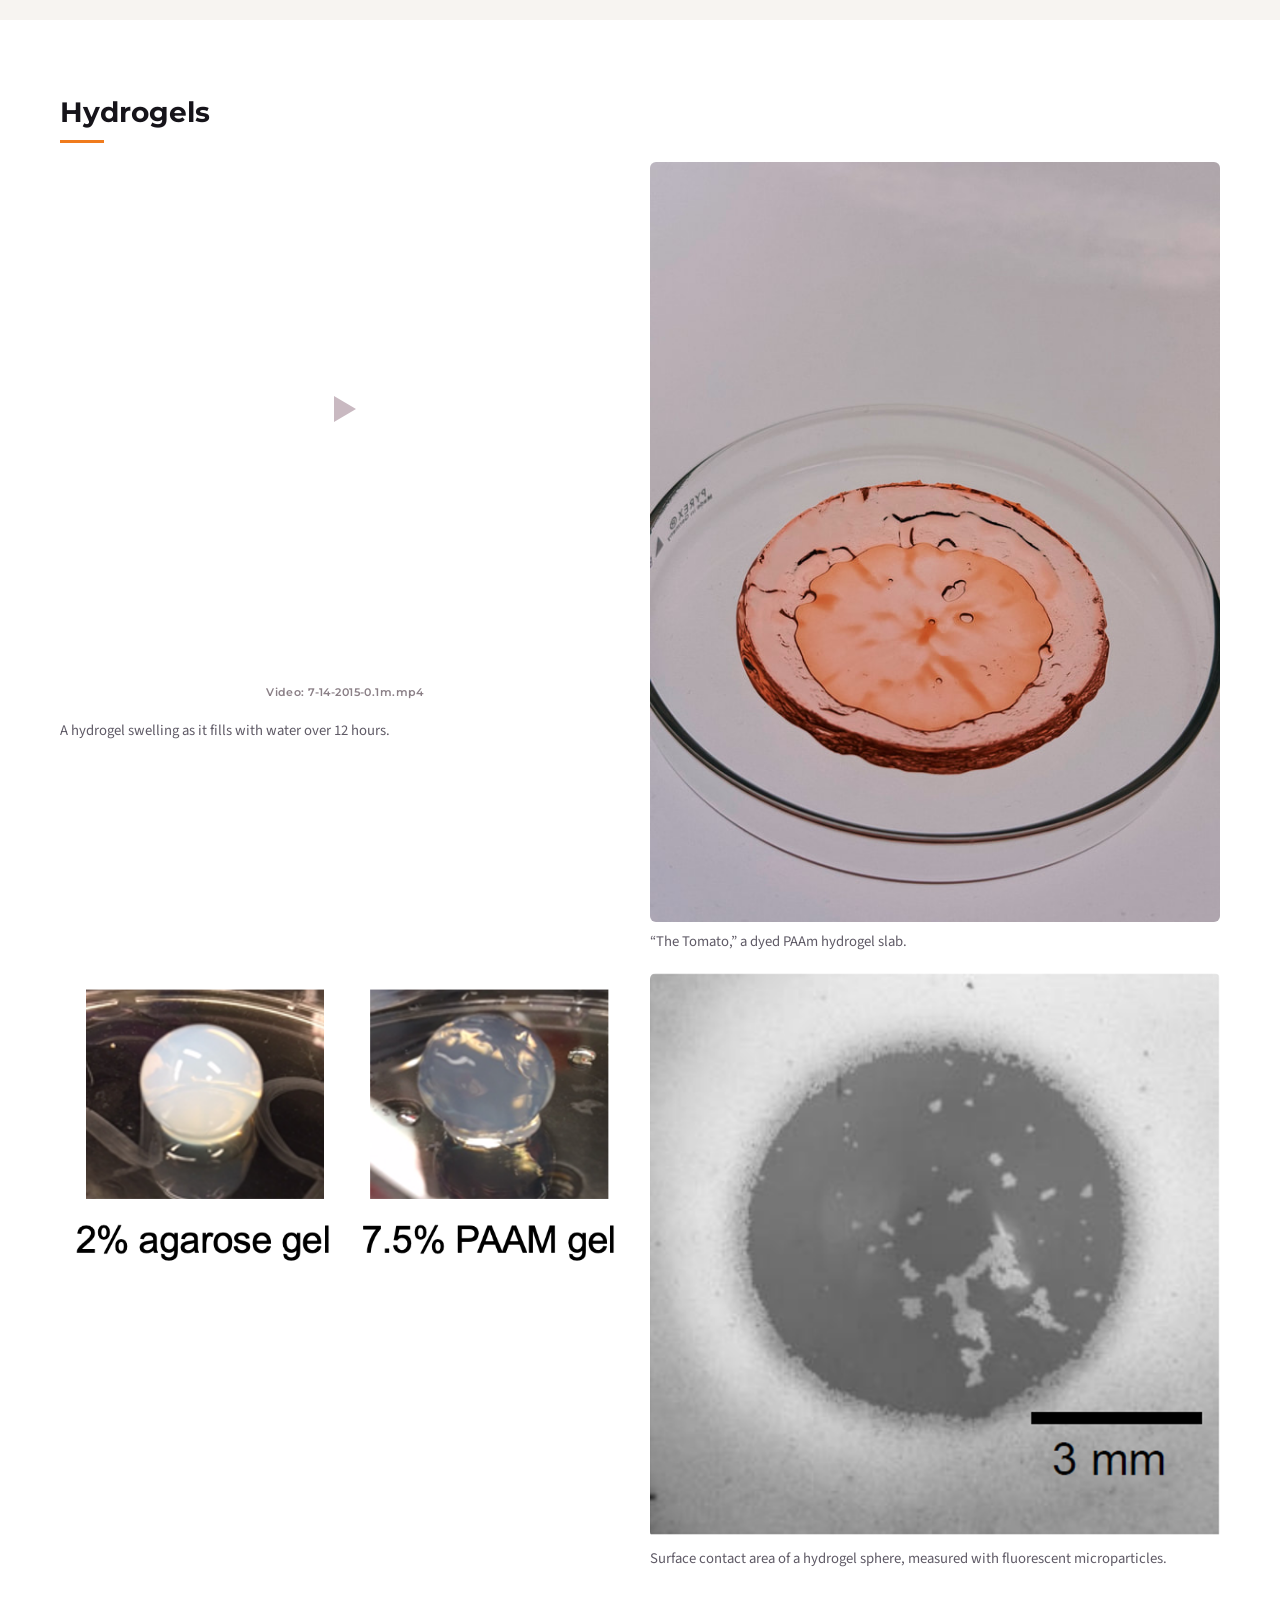
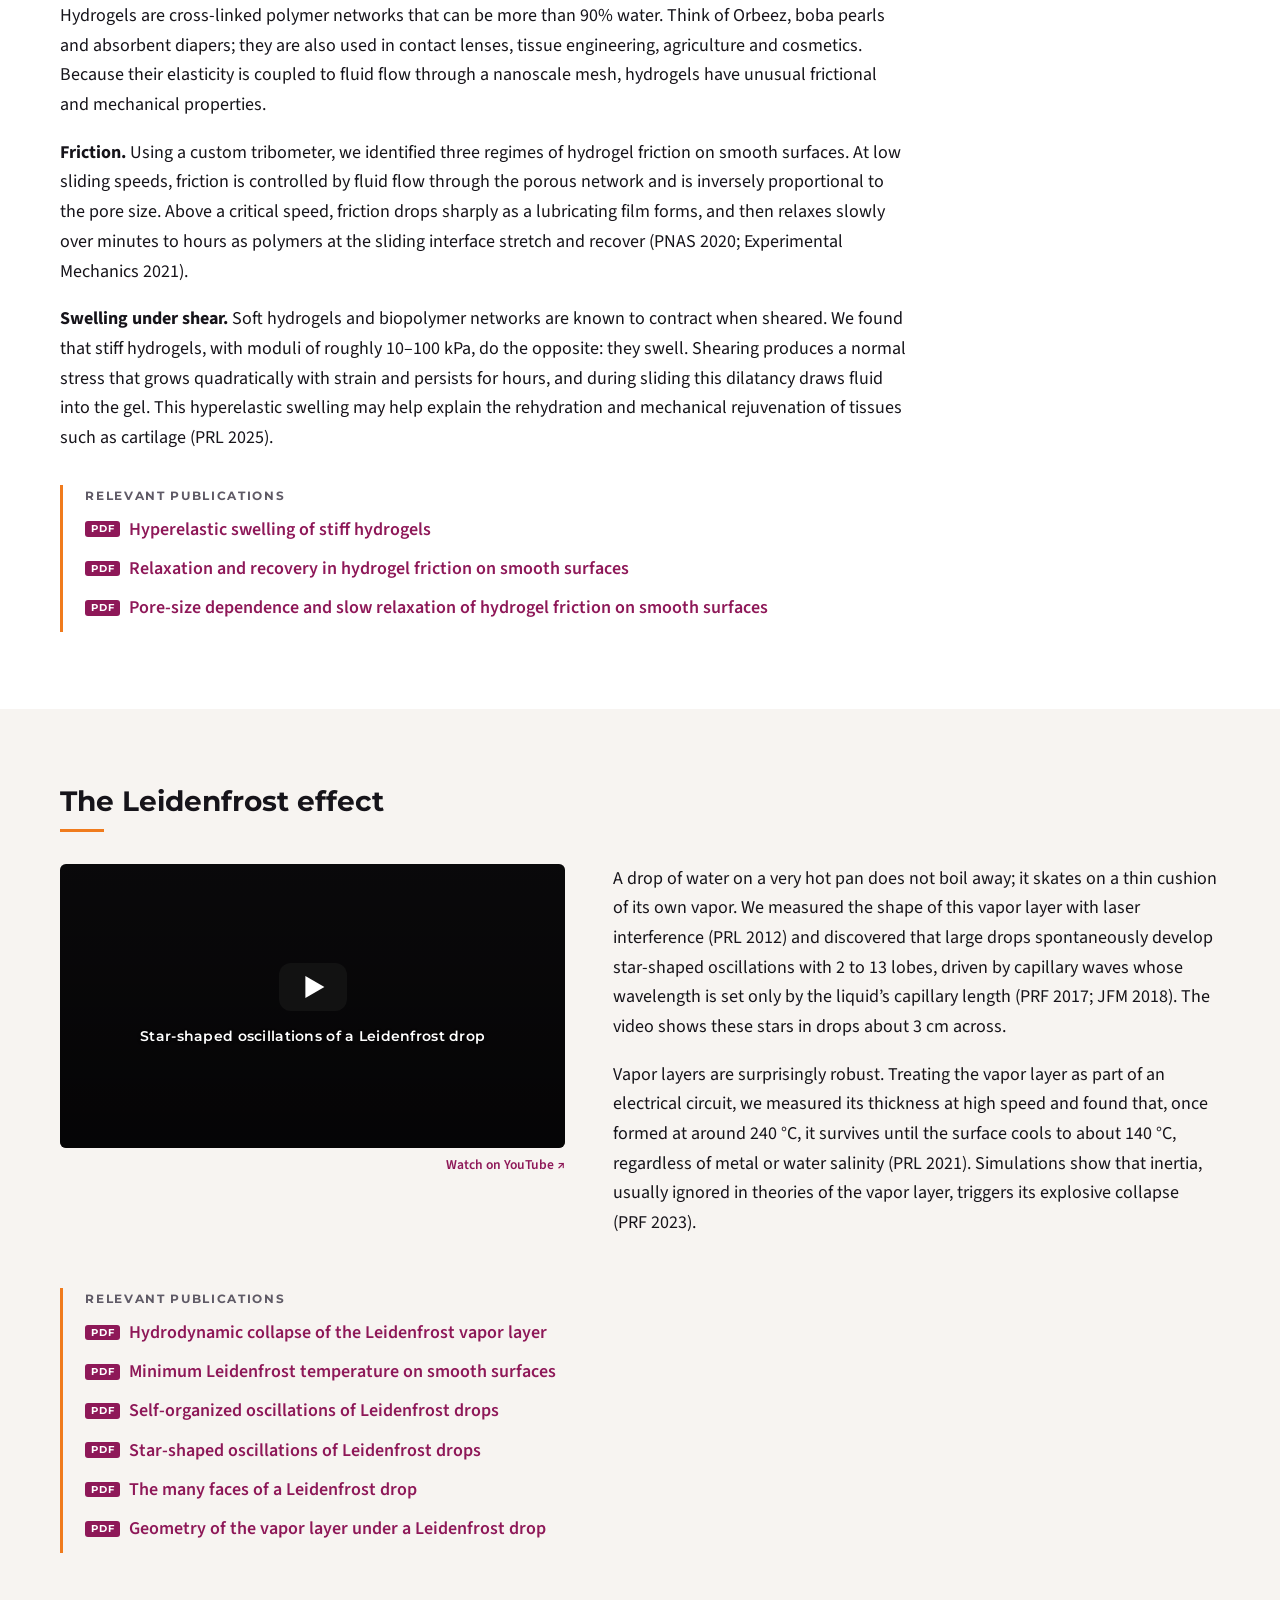
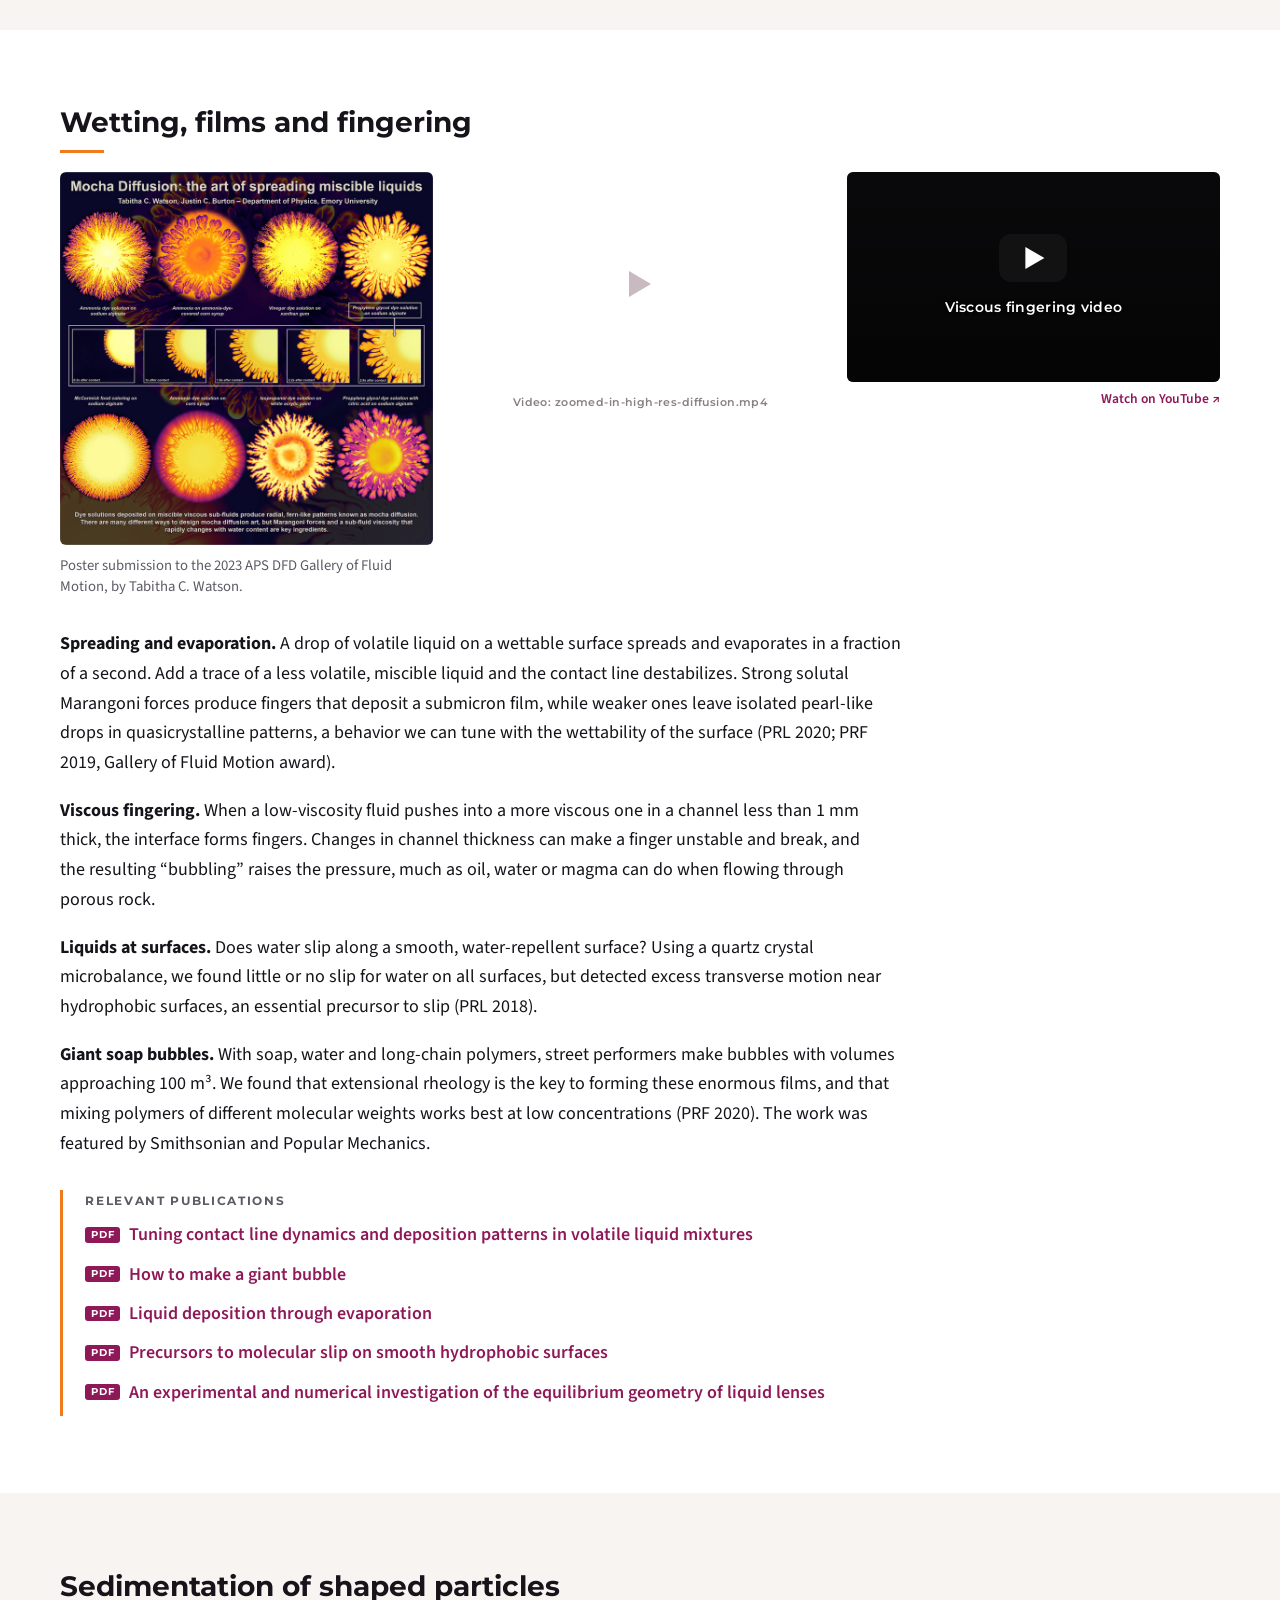
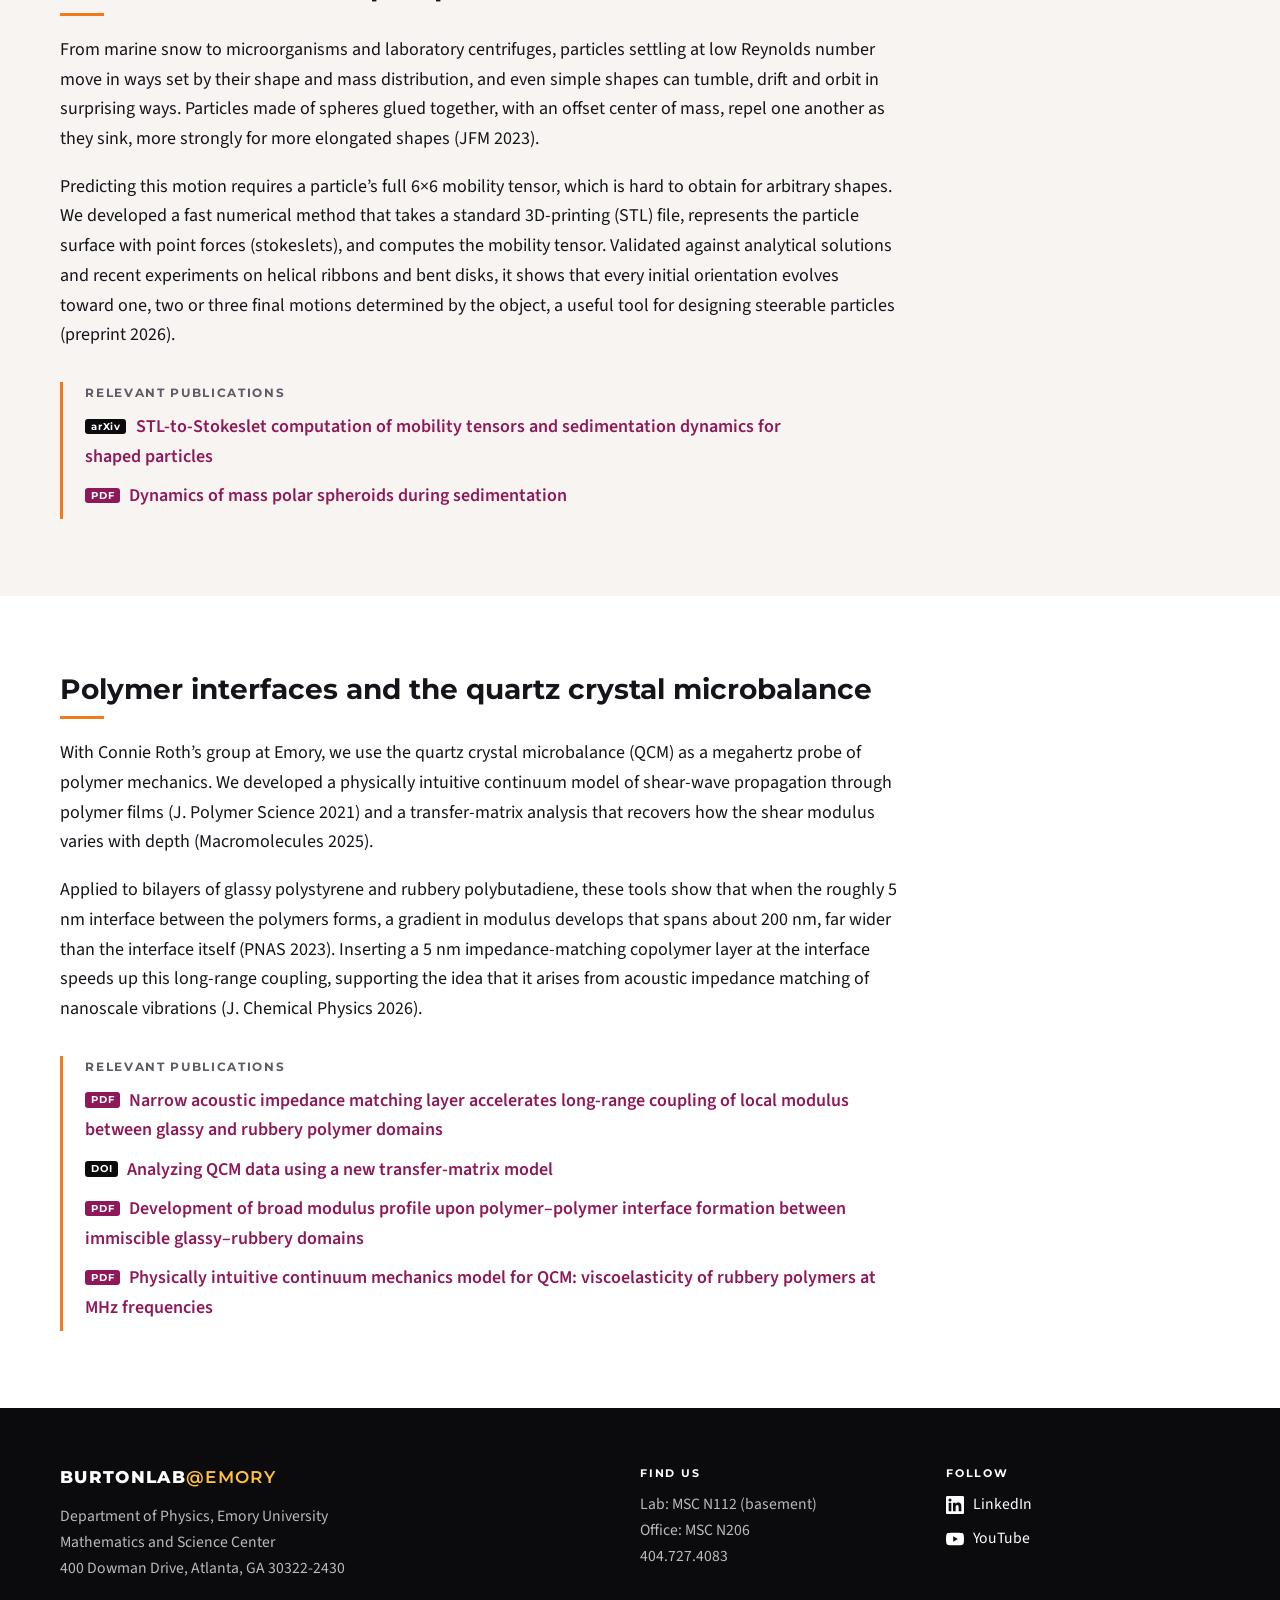
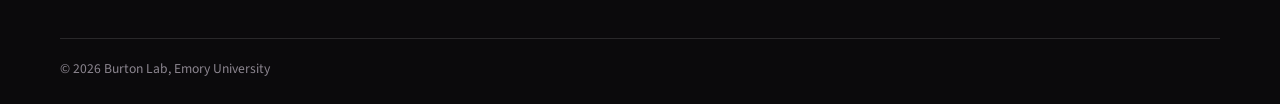
<file: gels-and-fluids.html>
<!DOCTYPE html>
<html lang="en">
<head>
<meta charset="utf-8">
<meta name="viewport" content="width=device-width, initial-scale=1">
<title>Gels and Fluids | Burton Lab @ Emory</title>
<meta name="description" content="The Burton Lab at Emory University studies the physics of complex and non-equilibrium systems.">
<meta property="og:title" content="Gels and Fluids | Burton Lab @ Emory">
<meta property="og:description" content="The Burton Lab at Emory University studies the physics of complex and non-equilibrium systems.">
<meta property="og:image" content="assets/img/banners/home-hero.jpg">
<link rel="icon" href="assets/favicon.svg?v=6a2fb48d" type="image/svg+xml">
<link rel="icon" href="assets/favicon-32.png?v=23700c77" type="image/png" sizes="32x32">
<link rel="apple-touch-icon" href="assets/apple-touch-icon.png?v=bfdbe544">
<link rel="preconnect" href="https://fonts.googleapis.com">
<link rel="preconnect" href="https://fonts.gstatic.com" crossorigin>
<link href="https://fonts.googleapis.com/css2?family=Montserrat:wght@500;600;700;800&family=Source+Sans+3:ital,wght@0,400;0,600;0,700;1,400&display=swap" rel="stylesheet">
<link rel="stylesheet" href="css/style.css?v=2722c87f">
<script>document.addEventListener('error',function(e){var t=e.target;if(t&&(t.tagName==='IMG'||t.tagName==='VIDEO')){t.classList.add('missing');}},true);</script>
</head>
<body>
<a class="skip" href="#main">Skip to content</a>
<nav class="topbar" aria-label="Main">
  <div class="wrap topbar-in">
    <a class="brand" href="index.html">BURTONLAB<span>@EMORY</span></a>
    <button class="menu-btn" aria-expanded="false" aria-controls="menu" aria-label="Menu"><span></span><span></span><span></span></button>
    <ul id="menu" class="menu"><li><a href="index.html">Home</a></li><li><a href="people.html">People</a></li><li class="has-sub"><a href="research.html" aria-current="page">Research</a><ul class="sub"><li><a href="levitated-matter.html">Levitated Matter</a></li><li><a href="soft-earth-geophysics.html">Soft Earth Geophysics</a></li><li><a href="gels-and-fluids.html" aria-current="page">Gels and Fluids</a></li></ul></li><li><a href="publications.html">Publications</a></li><li><a href="outreach.html">Outreach</a></li><li><a href="extra.html">Extra</a></li><li><a href="contact.html">Contact</a></li></ul>
  </div>
</nav>
<header class="banner plain"><div class="band"><div class="wrap"><p class=kicker>Squishy and flowing</p><h1>Gels and Fluids</h1></div></div></header>
<main id="main">

<section class="section">
  <div class="wrap prose">
    <p class="lead">Fluids and soft solids are everywhere, yet basic questions about how they merge, break, slide, spread and charge remain open. We study drops, bubbles, hydrogels and thin films using high-speed imaging, electrical measurements, rheology and tribology, often finding behavior that existing theories miss.</p>
  </div>
  <div class="wrap"><div class="gallery g4"><a class="lb" href="assets/img/gels/contactlinedynamics1.png?v=0c08cc71" data-caption=""><div class="ph crop" style="aspect-ratio:4/3" data-label="contactlinedynamics1.png"><img src="assets/img/gels/contactlinedynamics1.png?v=0c08cc71" alt="Lab image" loading="lazy"></div></a><a class="lb" href="assets/img/gels/kavindased.png?v=24d65e15" data-caption=""><div class="ph crop" style="aspect-ratio:4/3" data-label="kavindased.png"><img src="assets/img/gels/kavindased.png?v=24d65e15" alt="Lab image" loading="lazy"></div></a><a class="lb" href="assets/img/gels/giantbubble.png?v=0d0c1c32" data-caption=""><div class="ph crop" style="aspect-ratio:4/3" data-label="giantbubble.png"><img src="assets/img/gels/giantbubble.png?v=0d0c1c32" alt="Lab image" loading="lazy"></div></a><a class="lb" href="assets/img/gels/contactlinedynamics2.png?v=5ccbf2ee" data-caption=""><div class="ph crop" style="aspect-ratio:4/3" data-label="contactlinedynamics2.png"><img src="assets/img/gels/contactlinedynamics2.png?v=5ccbf2ee" alt="Lab image" loading="lazy"></div></a><a class="lb" href="assets/img/gels/leidfroststars.png?v=fb9527a6" data-caption=""><div class="ph crop" style="aspect-ratio:4/3" data-label="leidfroststars.png"><img src="assets/img/gels/leidfroststars.png?v=fb9527a6" alt="Lab image" loading="lazy"></div></a><a class="lb" href="assets/img/gels/img-2640-vsco.jpg?v=595084f0" data-caption=""><div class="ph crop" style="aspect-ratio:4/3" data-label="img-2640-vsco.jpg"><img src="assets/img/gels/img-2640-vsco.jpg?v=595084f0" alt="Lab image" loading="lazy"></div></a><a class="lb" href="assets/img/gels/coaltimeseries.png?v=754c80b1" data-caption=""><div class="ph crop" style="aspect-ratio:4/3" data-label="coaltimeseries.png"><img src="assets/img/gels/coaltimeseries.png?v=754c80b1" alt="Lab image" loading="lazy"></div></a><a class="lb" href="assets/img/gels/leidball.png?v=76c18aff" data-caption=""><div class="ph crop" style="aspect-ratio:4/3" data-label="leidball.png"><img src="assets/img/gels/leidball.png?v=76c18aff" alt="Lab image" loading="lazy"></div></a></div></div>
</section>
<nav class="wrap toc" aria-label="On this page"><a href="#coalescence">Coalescence and singularities</a><a href="#charging">Charging</a><a href="#hydrogels">Hydrogels</a><a href="#leidenfrost">Leidenfrost effect</a><a href="#wetting">Wetting, films and fingering</a><a href="#sedimentation">Sedimentation</a><a href="#polymers">Polymer interfaces</a></nav>

<section class="section" id="coalescence">
  <div class="wrap">
    <h2 class="sec-h">Coalescence and singularities</h2>
    <div class="prose">
      <p>Singularities organize dynamics across physics, and fluids let us watch them in the lab. When a drop or bubble breaks apart, its topology changes in finite time: velocities and pressures diverge while the connecting neck shrinks to zero width. How these quantities diverge depends on the fluid properties, defining universality classes much like those of critical phenomena. We have studied pinch-off in bubbles, drops, superfluid helium, and at nanometer scales, as well as the fission of charged drops.</p>
      <p>Coalescence runs this process in reverse. Using an electrical method that probes drops just 10 ns after they touch, we found that the crossover from viscous to inertial coalescence happens unexpectedly late (PRL 2011), and that a third regime, governed by the resistance of inertia, describes the earliest moments of coalescence for all viscosities (PNAS 2012). In a dense outer fluid, the early dynamics are still set by the drop viscosity (Nature Communications 2014).</p>
      <p>Many soft and biological materials, such as cell aggregates on a substrate, coalesce in ways that classical solutions miss. With simulations and theory, we identified a family of “frictional” coalescence processes, dominated by dissipation to the surroundings, with their own scaling laws (PRR 2024). Experiments on drops confined between two plates confirm a new universal regime: the bridge between the drops first grows as t<sup>1/2</sup>, then slows to t<sup>1/5</sup> once flow in the gap obeys Darcy’s law (preprint 2026).</p>
    </div>
    <div class="pubbox"><h4>Relevant publications</h4><ul class="publinks"><li><a href="https://arxiv.org/abs/2608.21192" data-kind="arXiv">Droplet coalescence in fluids obeying Darcy’s law</a></li><li><a href="assets/papers/coalescing-clusters-unveil-2024.pdf" data-kind="PDF">Coalescing clusters unveil new regimes of frictional fluid mechanics</a></li><li><a href="assets/papers/coalescence-of-bubbles-and-drops-2014.pdf" data-kind="PDF">Coalescence of bubbles and drops in an outer fluid</a></li><li><a href="assets/papers/inexorable-resistance-of-inertia-2012.pdf" data-kind="PDF">The inexorable resistance of inertia determines the initial regime of drop coalescence</a></li><li><a href="assets/papers/viscous-to-inertial-crossover-2011.pdf" data-kind="PDF">Viscous to inertial crossover in liquid drop coalescence</a></li><li><a href="assets/papers/simulations-of-coulombic-fission-2011.pdf" data-kind="PDF">Simulations of Coulombic fission of charged inviscid drops</a></li><li><a href="assets/papers/bifurcation-from-bubble-to-droplet-2008.pdf" data-kind="PDF">Bifurcation from bubble to droplet behavior in inviscid pinch-off</a></li><li><a href="assets/papers/role-of-dimensionality-and-axisymmetry-2007.pdf" data-kind="PDF">Role of dimensionality and axisymmetry in fluid pinch-off and coalescence</a></li><li><a href="assets/papers/scaling-and-instabilities-2005.pdf" data-kind="PDF">Scaling and instabilities in bubble pinch-off</a></li><li><a href="assets/papers/fluid-pinch-off-dynamics-2004.pdf" data-kind="PDF">Fluid pinch-off dynamics at nanometer length scales</a></li></ul></div>
  </div>
</section>

<section class="section alt" id="charging">
  <div class="wrap">
    <h2 class="sec-h">Charging at fluid–solid interfaces</h2>
    <div class="media2">
      <figure><div class="ph fig" style="aspect-ratio:4/3" data-label="redox-contact-potential.png"><img src="assets/img/gels/redox-contact-potential.png?v=aba81346" alt="Proposed redox reaction behind the contact potential at a nanopure water and metal interface." loading="lazy"></div><figcaption>Proposed redox reaction behind the contact potential at a nanopure water and metal interface.</figcaption></figure>
      <figure><div class="embed yt" style="background-image:url('https://i.ytimg.com/vi/w0z8fVrTyzg/hqdefault.jpg')"><a class="yt-play" href="https://www.youtube.com/watch?v=w0z8fVrTyzg" data-src="https://www.youtube-nocookie.com/embed/w0z8fVrTyzg" target="_blank" rel="noopener"><span class="yt-btn" aria-hidden="true"></span><span class="yt-title">Droplet charging video</span><span class="sr-only">Play video</span></a></div><figcaption class="yt-link"><a href="https://www.youtube.com/watch?v=w0z8fVrTyzg" target="_blank" rel="noopener">Watch on YouTube &#8599;</a></figcaption></figure>
    </div>
    <div class="prose">
      <p>Waterfalls and fuel pipelines can build up large electrical potentials, sometimes with dangerous discharges, simply because fluid flows past a surface. The mechanism behind this flow electrification is poorly understood, with implications reaching as far as the methane lakes of Titan. We measure the charge and mass of thousands of individual drops as they fall from a syringe into a Faraday cup on a balance.</p>
      <p>For pure water leaving a grounded metal tip, each drop carries a small, reproducible negative charge of about −1 to −5 pC per gram, consistent with the Volta potential between the metal and water (about −0.5 V). The charge does not depend on release height, tip size, flow rate or shielding, and biasing the tip controls it linearly. Introduce plastic anywhere in the flow path, however, and the charging becomes large, erratic and history-dependent (Soft Matter 2025).</p>
    </div>
    <div class="pubbox"><h4>Relevant publications</h4><ul class="publinks"><li><a href="assets/papers/the-electrostatic-charge-2025.pdf" data-kind="PDF">The electrostatic charge on exuded liquid drops</a></li></ul></div>
  </div>
</section>

<section class="section" id="hydrogels">
  <div class="wrap">
    <h2 class="sec-h">Hydrogels</h2>
    <div class="media4">
      <figure class="vid"><div class="ph video loaded" style="aspect-ratio:748/720;max-width:min(100%,calc(78vh * 748 / 720))" data-label="Video: 7-14-2015-0.1m.mp4"><video src="assets/video/7-14-2015-0.1m.mp4" width="748" height="720" controls preload="metadata" playsinline muted loop></video></div><figcaption>A hydrogel swelling as it fills with water over 12 hours.</figcaption></figure>
      <figure><div class="ph fig" style="aspect-ratio:4/3" data-label="the-tomato.jpg"><img src="assets/img/gels/the-tomato.jpg?v=595084f0" alt="“The Tomato,” a dyed PAAm hydrogel slab." loading="lazy"></div><figcaption>“The Tomato,” a dyed PAAm hydrogel slab.</figcaption></figure>
      <figure><div class="ph fig" style="aspect-ratio:4/3" data-label="hydrogel-friction.png"><img src="assets/img/gels/hydrogel-friction.png?v=94d352e6" alt="Hydrogel friction" loading="lazy"></div></figure>
      <figure><div class="ph fig" style="aspect-ratio:4/3" data-label="hydrogel-contact-area.png"><img src="assets/img/gels/hydrogel-contact-area.png?v=0619d838" alt="Surface contact area of a hydrogel sphere, measured with fluorescent microparticles." loading="lazy"></div><figcaption>Surface contact area of a hydrogel sphere, measured with fluorescent microparticles.</figcaption></figure>
    </div>
    <div class="prose">
      <p>Hydrogels are cross-linked polymer networks that can be more than 90% water. Think of Orbeez, boba pearls and absorbent diapers; they are also used in contact lenses, tissue engineering, agriculture and cosmetics. Because their elasticity is coupled to fluid flow through a nanoscale mesh, hydrogels have unusual frictional and mechanical properties.</p>
      <p><strong>Friction.</strong> Using a custom tribometer, we identified three regimes of hydrogel friction on smooth surfaces. At low sliding speeds, friction is controlled by fluid flow through the porous network and is inversely proportional to the pore size. Above a critical speed, friction drops sharply as a lubricating film forms, and then relaxes slowly over minutes to hours as polymers at the sliding interface stretch and recover (PNAS 2020; Experimental Mechanics 2021).</p>
      <p><strong>Swelling under shear.</strong> Soft hydrogels and biopolymer networks are known to contract when sheared. We found that stiff hydrogels, with moduli of roughly 10–100 kPa, do the opposite: they swell. Shearing produces a normal stress that grows quadratically with strain and persists for hours, and during sliding this dilatancy draws fluid into the gel. This hyperelastic swelling may help explain the rehydration and mechanical rejuvenation of tissues such as cartilage (PRL 2025).</p>
    </div>
    <div class="pubbox"><h4>Relevant publications</h4><ul class="publinks"><li><a href="assets/papers/hyperelastic-swelling-of-stiff-hydrogels-2025.pdf" data-kind="PDF">Hyperelastic swelling of stiff hydrogels</a></li><li><a href="assets/papers/relaxation-and-recovery-2021.pdf" data-kind="PDF">Relaxation and recovery in hydrogel friction on smooth surfaces</a></li><li><a href="assets/papers/pore-size-dependence-2020.pdf" data-kind="PDF">Pore-size dependence and slow relaxation of hydrogel friction on smooth surfaces</a></li></ul></div>
  </div>
</section>

<section class="section alt" id="leidenfrost">
  <div class="wrap">
    <h2 class="sec-h">The Leidenfrost effect</h2>
    <div class="split">
      <figure><div class="embed yt" style="background-image:url('https://i.ytimg.com/vi/oaen2_-briU/maxresdefault.jpg')"><a class="yt-play" href="https://www.youtube.com/watch?v=oaen2_-briU" data-src="https://www.youtube-nocookie.com/embed/oaen2_-briU" target="_blank" rel="noopener"><span class="yt-btn" aria-hidden="true"></span><span class="yt-title">Star-shaped oscillations of a Leidenfrost drop</span><span class="sr-only">Play video</span></a></div><figcaption class="yt-link"><a href="https://www.youtube.com/watch?v=oaen2_-briU" target="_blank" rel="noopener">Watch on YouTube &#8599;</a></figcaption></figure>
      <div class="prose">
        <p>A drop of water on a very hot pan does not boil away; it skates on a thin cushion of its own vapor. We measured the shape of this vapor layer with laser interference (PRL 2012) and discovered that large drops spontaneously develop star-shaped oscillations with 2 to 13 lobes, driven by capillary waves whose wavelength is set only by the liquid’s capillary length (PRF 2017; JFM 2018). The video shows these stars in drops about 3 cm across.</p>
        <p>Vapor layers are surprisingly robust. Treating the vapor layer as part of an electrical circuit, we measured its thickness at high speed and found that, once formed at around 240 °C, it survives until the surface cools to about 140 °C, regardless of metal or water salinity (PRL 2021). Simulations show that inertia, usually ignored in theories of the vapor layer, triggers its explosive collapse (PRF 2023).</p>
      </div>
    </div>
    <div class="pubbox"><h4>Relevant publications</h4><ul class="publinks"><li><a href="assets/papers/hydrodynamic-collapse-2023.pdf" data-kind="PDF">Hydrodynamic collapse of the Leidenfrost vapor layer</a></li><li><a href="assets/papers/minimum-leidenfrost-temperature-2021.pdf" data-kind="PDF">Minimum Leidenfrost temperature on smooth surfaces</a></li><li><a href="assets/papers/self-organized-oscillations-2018.pdf" data-kind="PDF">Self-organized oscillations of Leidenfrost drops</a></li><li><a href="assets/papers/star-shaped-oscillations-2017.pdf" data-kind="PDF">Star-shaped oscillations of Leidenfrost drops</a></li><li><a href="assets/papers/the-many-faces-of-a-leidenfrost-drop-2015.pdf" data-kind="PDF">The many faces of a Leidenfrost drop</a></li><li><a href="assets/papers/geometry-of-the-vapor-layer-2012.pdf" data-kind="PDF">Geometry of the vapor layer under a Leidenfrost drop</a></li></ul></div>
  </div>
</section>

<section class="section" id="wetting">
  <div class="wrap">
    <h2 class="sec-h">Wetting, films and fingering</h2>
    <div class="media3">
      <figure><div class="ph fig" style="aspect-ratio:3/4" data-label="gfm-poster-watson.png"><img src="assets/img/gels/gfm-poster-watson.png?v=52169149" alt="Poster submission to the 2023 APS DFD Gallery of Fluid Motion, by Tabitha C. Watson." loading="lazy"></div><figcaption>Poster submission to the 2023 APS DFD Gallery of Fluid Motion, by Tabitha C. Watson.</figcaption></figure>
      <figure class="vid"><div class="ph video loaded" style="aspect-ratio:1080/720;max-width:min(100%,calc(78vh * 1080 / 720))" data-label="Video: zoomed-in-high-res-diffusion.mp4"><video src="assets/video/zoomed-in-high-res-diffusion.mp4" width="1080" height="720" controls preload="metadata" playsinline muted loop></video></div></figure>
      <figure><div class="embed yt" style="background-image:url('https://i.ytimg.com/vi/bnVB0Br-TQc/hqdefault.jpg')"><a class="yt-play" href="https://www.youtube.com/watch?v=bnVB0Br-TQc" data-src="https://www.youtube-nocookie.com/embed/bnVB0Br-TQc" target="_blank" rel="noopener"><span class="yt-btn" aria-hidden="true"></span><span class="yt-title">Viscous fingering video</span><span class="sr-only">Play video</span></a></div><figcaption class="yt-link"><a href="https://www.youtube.com/watch?v=bnVB0Br-TQc" target="_blank" rel="noopener">Watch on YouTube &#8599;</a></figcaption></figure>
    </div>
    <div class="prose">
      <p><strong>Spreading and evaporation.</strong> A drop of volatile liquid on a wettable surface spreads and evaporates in a fraction of a second. Add a trace of a less volatile, miscible liquid and the contact line destabilizes. Strong solutal Marangoni forces produce fingers that deposit a submicron film, while weaker ones leave isolated pearl-like drops in quasicrystalline patterns, a behavior we can tune with the wettability of the surface (PRL 2020; PRF 2019, Gallery of Fluid Motion award).</p>
      <p><strong>Viscous fingering.</strong> When a low-viscosity fluid pushes into a more viscous one in a channel less than 1 mm thick, the interface forms fingers. Changes in channel thickness can make a finger unstable and break, and the resulting “bubbling” raises the pressure, much as oil, water or magma can do when flowing through porous rock.</p>
      <p><strong>Liquids at surfaces.</strong> Does water slip along a smooth, water-repellent surface? Using a quartz crystal microbalance, we found little or no slip for water on all surfaces, but detected excess transverse motion near hydrophobic surfaces, an essential precursor to slip (PRL 2018).</p>
      <p><strong>Giant soap bubbles.</strong> With soap, water and long-chain polymers, street performers make bubbles with volumes approaching 100 m³. We found that extensional rheology is the key to forming these enormous films, and that mixing polymers of different molecular weights works best at low concentrations (PRF 2020). The work was featured by Smithsonian and Popular Mechanics.</p>
    </div>
    <div class="pubbox"><h4>Relevant publications</h4><ul class="publinks"><li><a href="assets/papers/tuning-contact-line-dynamics-2020.pdf" data-kind="PDF">Tuning contact line dynamics and deposition patterns in volatile liquid mixtures</a></li><li><a href="assets/papers/how-to-make-a-giant-bubble-2020.pdf" data-kind="PDF">How to make a giant bubble</a></li><li><a href="assets/papers/liquid-deposition-through-evaporation-2019.pdf" data-kind="PDF">Liquid deposition through evaporation</a></li><li><a href="assets/papers/precursors-to-molecular-slip-2018.pdf" data-kind="PDF">Precursors to molecular slip on smooth hydrophobic surfaces</a></li><li><a href="assets/papers/experimental-and-numerical-investigation-2010.pdf" data-kind="PDF">An experimental and numerical investigation of the equilibrium geometry of liquid lenses</a></li></ul></div>
  </div>
</section>

<section class="section alt" id="sedimentation">
  <div class="wrap">
    <h2 class="sec-h">Sedimentation of shaped particles</h2>
    <div class="prose">
      <p>From marine snow to microorganisms and laboratory centrifuges, particles settling at low Reynolds number move in ways set by their shape and mass distribution, and even simple shapes can tumble, drift and orbit in surprising ways. Particles made of spheres glued together, with an offset center of mass, repel one another as they sink, more strongly for more elongated shapes (JFM 2023).</p>
      <p>Predicting this motion requires a particle’s full 6×6 mobility tensor, which is hard to obtain for arbitrary shapes. We developed a fast numerical method that takes a standard 3D-printing (STL) file, represents the particle surface with point forces (stokeslets), and computes the mobility tensor. Validated against analytical solutions and recent experiments on helical ribbons and bent disks, it shows that every initial orientation evolves toward one, two or three final motions determined by the object, a useful tool for designing steerable particles (preprint 2026).</p>
    </div>
    <div class="pubbox"><h4>Relevant publications</h4><ul class="publinks"><li><a href="https://arxiv.org/abs/2603.00158" data-kind="arXiv">STL-to-Stokeslet computation of mobility tensors and sedimentation dynamics for shaped particles</a></li><li><a href="assets/papers/dynamics-of-mass-polar-spheroids-2023.pdf" data-kind="PDF">Dynamics of mass polar spheroids during sedimentation</a></li></ul></div>
  </div>
</section>

<section class="section" id="polymers">
  <div class="wrap">
    <h2 class="sec-h">Polymer interfaces and the quartz crystal microbalance</h2>
    <div class="prose">
      <p>With Connie Roth’s group at Emory, we use the quartz crystal microbalance (QCM) as a megahertz probe of polymer mechanics. We developed a physically intuitive continuum model of shear-wave propagation through polymer films (J. Polymer Science 2021) and a transfer-matrix analysis that recovers how the shear modulus varies with depth (Macromolecules 2025).</p>
      <p>Applied to bilayers of glassy polystyrene and rubbery polybutadiene, these tools show that when the roughly 5 nm interface between the polymers forms, a gradient in modulus develops that spans about 200 nm, far wider than the interface itself (PNAS 2023). Inserting a 5 nm impedance-matching copolymer layer at the interface speeds up this long-range coupling, supporting the idea that it arises from acoustic impedance matching of nanoscale vibrations (J. Chemical Physics 2026).</p>
    </div>
    <div class="pubbox"><h4>Relevant publications</h4><ul class="publinks"><li><a href="assets/papers/narrow-acoustic-impedance-matching-layer-2026.pdf" data-kind="PDF">Narrow acoustic impedance matching layer accelerates long-range coupling of local modulus between glassy and rubbery polymer domains</a></li><li><a href="https://doi.org/10.1021/acs.macromol.4c02847" data-kind="DOI">Analyzing QCM data using a new transfer-matrix model</a></li><li><a href="assets/papers/development-of-broad-modulus-profile-2023.pdf" data-kind="PDF">Development of broad modulus profile upon polymer–polymer interface formation between immiscible glassy–rubbery domains</a></li><li><a href="assets/papers/physically-intuitive-continuum-mechanics-model-2021.pdf" data-kind="PDF">Physically intuitive continuum mechanics model for QCM: viscoelasticity of rubbery polymers at MHz frequencies</a></li></ul></div>
  </div>
</section>

</main>
<footer class="footer">
  <div class="wrap footer-grid">
    <div>
      <p class="brand brand-foot">BURTONLAB<span>@EMORY</span></p>
      <p>Department of Physics, Emory University<br>Mathematics and Science Center<br>400 Dowman Drive, Atlanta, GA 30322-2430</p>
    </div>
    <div>
      <p class="foot-h">Find us</p>
      <p>Lab: MSC N112 (basement)<br>Office: MSC N206<br>404.727.4083</p>
    </div>
    <div>
      <p class="foot-h">Follow</p>
      <p class="social"><a href="https://www.linkedin.com/in/justin-burton-40b051308/" aria-label="LinkedIn"><svg viewBox="0 0 24 24" aria-hidden="true"><path d="M20.45 20.45h-3.56v-5.57c0-1.33-.02-3.04-1.85-3.04-1.85 0-2.14 1.45-2.14 2.94v5.67H9.35V9h3.41v1.56h.05c.48-.9 1.64-1.85 3.37-1.85 3.6 0 4.27 2.37 4.27 5.46v6.28zM5.34 7.43a2.06 2.06 0 1 1 0-4.13 2.06 2.06 0 0 1 0 4.13zM7.12 20.45H3.56V9h3.56v11.45zM22.22 0H1.77C.79 0 0 .77 0 1.73v20.54C0 23.23.79 24 1.77 24h20.45c.98 0 1.78-.77 1.78-1.73V1.73C24 .77 23.2 0 22.22 0z"/></svg><span>LinkedIn</span></a><a href="https://www.youtube.com/channel/UCtBs-PlmusRjpb8XsMqxd4Q" aria-label="YouTube"><svg viewBox="0 0 24 24" aria-hidden="true"><path d="M23.5 6.2a3 3 0 0 0-2.1-2.1C19.5 3.6 12 3.6 12 3.6s-7.5 0-9.4.5A3 3 0 0 0 .5 6.2 31 31 0 0 0 0 12a31 31 0 0 0 .5 5.8 3 3 0 0 0 2.1 2.1c1.9.5 9.4.5 9.4.5s7.5 0 9.4-.5a3 3 0 0 0 2.1-2.1A31 31 0 0 0 24 12a31 31 0 0 0-.5-5.8zM9.6 15.6V8.4l6.2 3.6-6.2 3.6z"/></svg><span>YouTube</span></a></p>
    </div>
  </div>
  <div class="wrap copy">© <span id="yr">2026</span> Burton Lab, Emory University</div>
</footer>
<dialog class="lightbox" aria-label="Image viewer"><button class="lb-close" aria-label="Close">×</button><figure><div class="lb-img"></div><figcaption></figcaption></figure></dialog>
<script src="js/site.js?v=42a9fa88"></script>
</body>
</html>
</file>
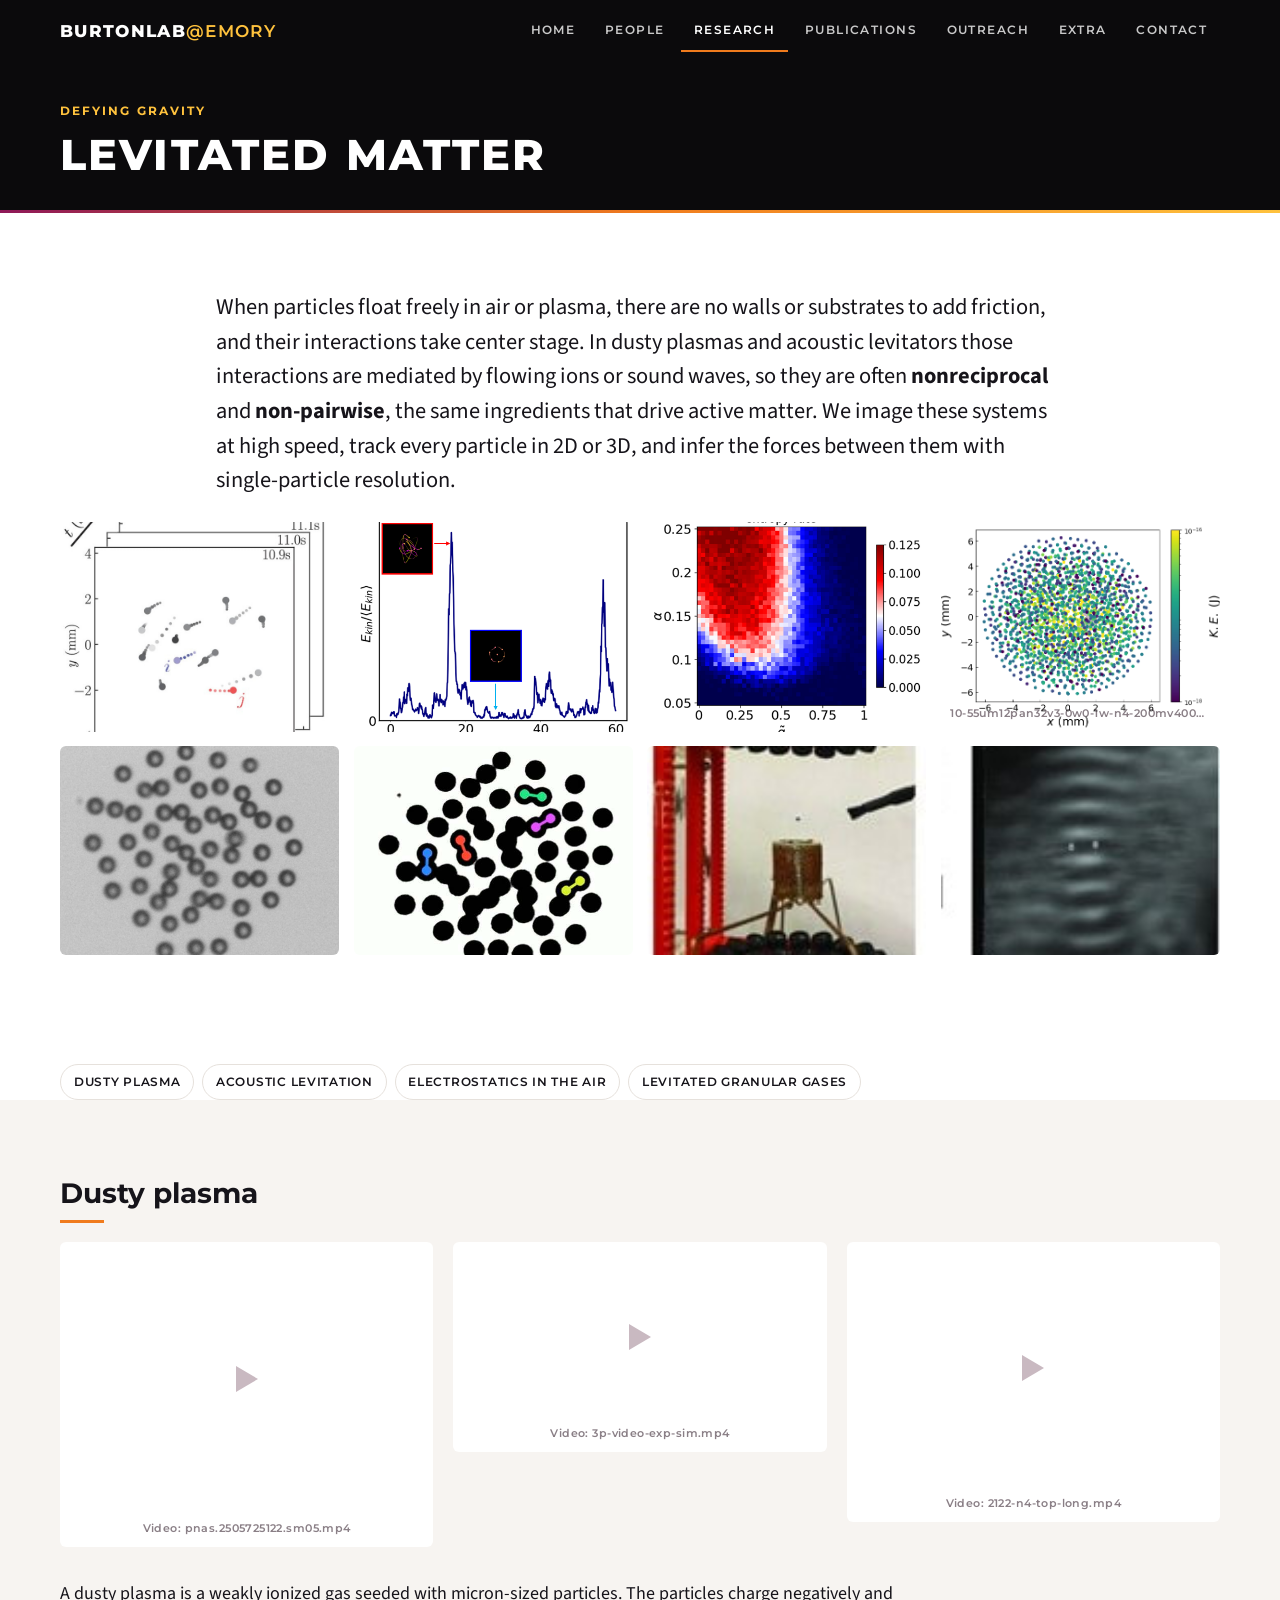
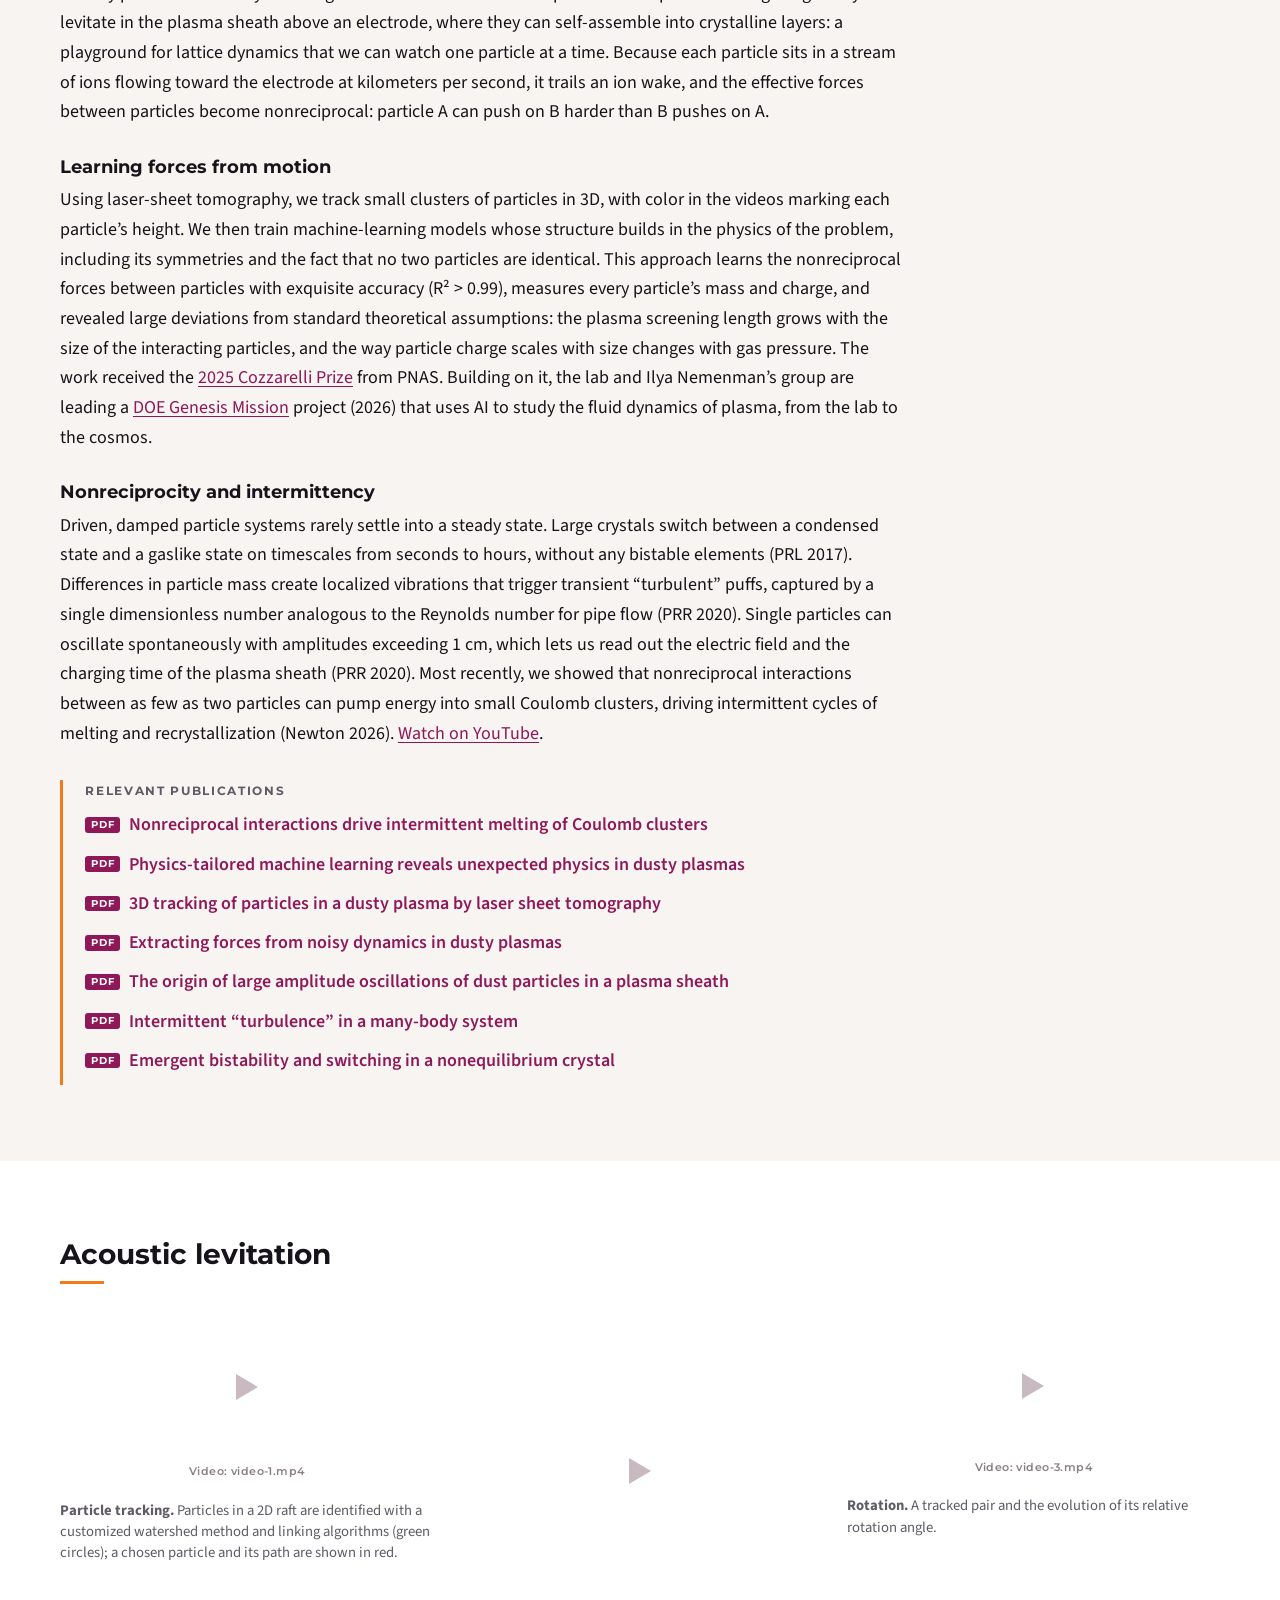
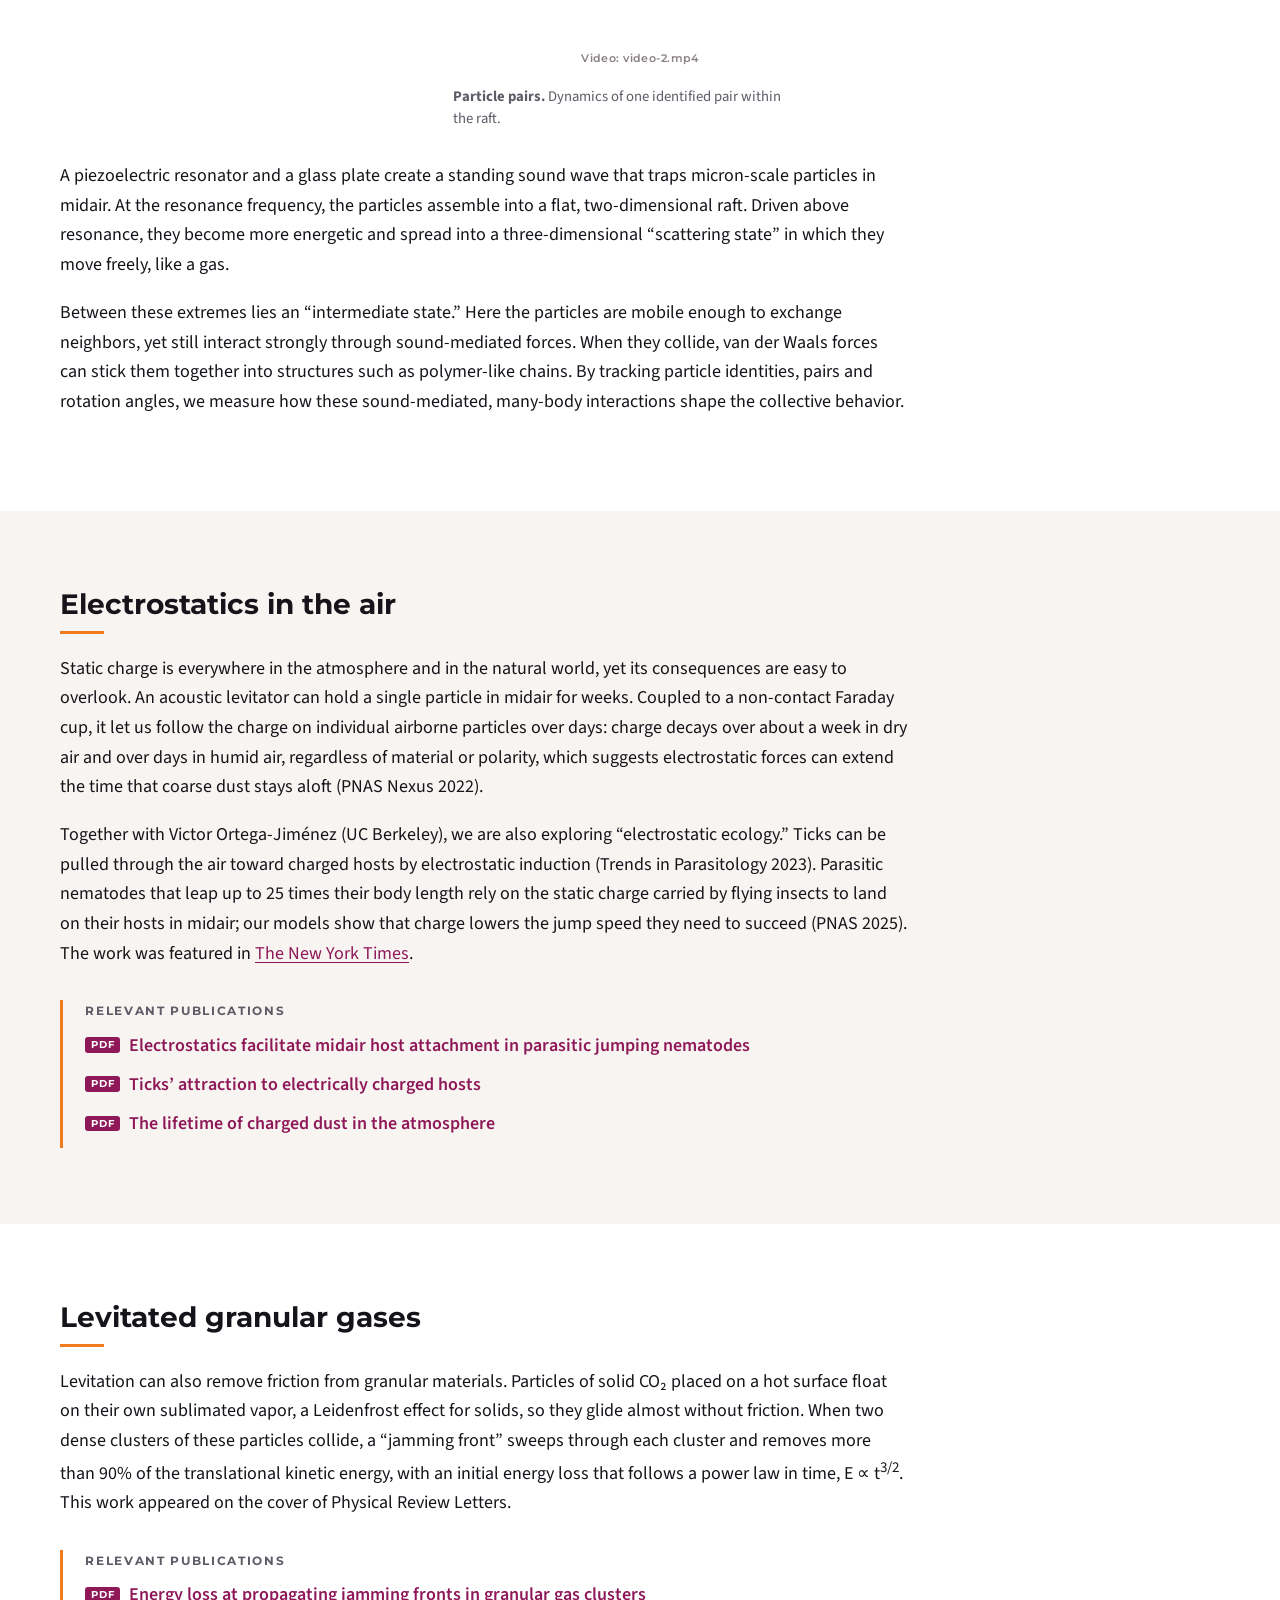
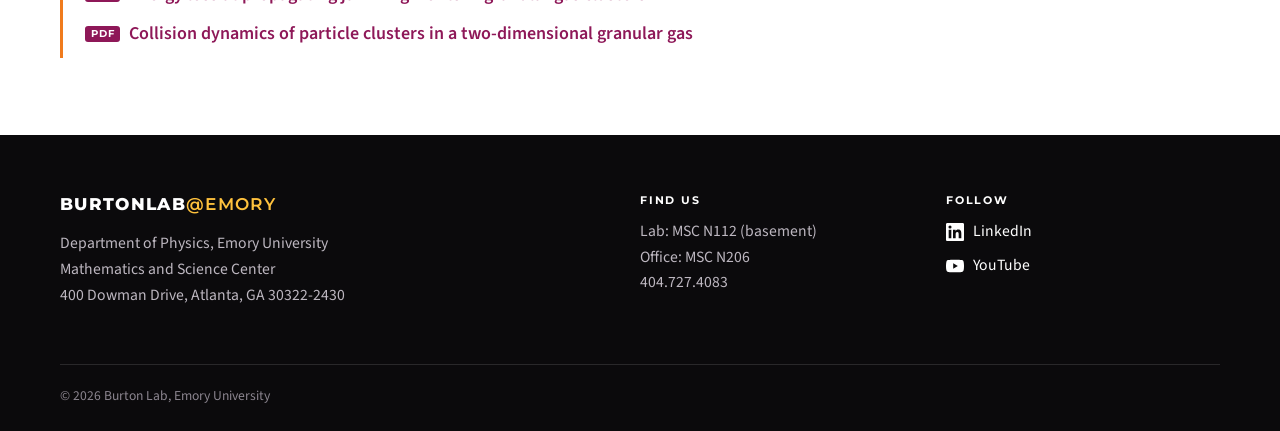
<file: levitated-matter.html>
<!DOCTYPE html>
<html lang="en">
<head>
<meta charset="utf-8">
<meta name="viewport" content="width=device-width, initial-scale=1">
<title>Levitated Matter | Burton Lab @ Emory</title>
<meta name="description" content="The Burton Lab at Emory University studies the physics of complex and non-equilibrium systems.">
<meta property="og:title" content="Levitated Matter | Burton Lab @ Emory">
<meta property="og:description" content="The Burton Lab at Emory University studies the physics of complex and non-equilibrium systems.">
<meta property="og:image" content="assets/img/banners/home-hero.jpg">
<link rel="icon" href="assets/favicon.svg?v=6a2fb48d" type="image/svg+xml">
<link rel="icon" href="assets/favicon-32.png?v=23700c77" type="image/png" sizes="32x32">
<link rel="apple-touch-icon" href="assets/apple-touch-icon.png?v=bfdbe544">
<link rel="preconnect" href="https://fonts.googleapis.com">
<link rel="preconnect" href="https://fonts.gstatic.com" crossorigin>
<link href="https://fonts.googleapis.com/css2?family=Montserrat:wght@500;600;700;800&family=Source+Sans+3:ital,wght@0,400;0,600;0,700;1,400&display=swap" rel="stylesheet">
<link rel="stylesheet" href="css/style.css?v=2722c87f">
<script>document.addEventListener('error',function(e){var t=e.target;if(t&&(t.tagName==='IMG'||t.tagName==='VIDEO')){t.classList.add('missing');}},true);</script>
</head>
<body>
<a class="skip" href="#main">Skip to content</a>
<nav class="topbar" aria-label="Main">
  <div class="wrap topbar-in">
    <a class="brand" href="index.html">BURTONLAB<span>@EMORY</span></a>
    <button class="menu-btn" aria-expanded="false" aria-controls="menu" aria-label="Menu"><span></span><span></span><span></span></button>
    <ul id="menu" class="menu"><li><a href="index.html">Home</a></li><li><a href="people.html">People</a></li><li class="has-sub"><a href="research.html" aria-current="page">Research</a><ul class="sub"><li><a href="levitated-matter.html" aria-current="page">Levitated Matter</a></li><li><a href="soft-earth-geophysics.html">Soft Earth Geophysics</a></li><li><a href="gels-and-fluids.html">Gels and Fluids</a></li></ul></li><li><a href="publications.html">Publications</a></li><li><a href="outreach.html">Outreach</a></li><li><a href="extra.html">Extra</a></li><li><a href="contact.html">Contact</a></li></ul>
  </div>
</nav>
<header class="banner plain"><div class="band"><div class="wrap"><p class=kicker>Defying gravity</p><h1>Levitated Matter</h1></div></div></header>
<main id="main">

<section class="section">
  <div class="wrap prose">
    <p class="lead">When particles float freely in air or plasma, there are no walls or substrates to add friction, and their interactions take center stage. In dusty plasmas and acoustic levitators those interactions are mediated by flowing ions or sound waves, so they are often <strong>nonreciprocal</strong> and <strong>non-pairwise</strong>, the same ingredients that drive active matter. We image these systems at high speed, track every particle in 2D or 3D, and infer the forces between them with single-particle resolution.</p>
  </div>
  <div class="wrap"><div class="gallery g4"><a class="lb" href="assets/img/levitated/pnas-2505725122fig01-copy.jpg?v=d2d3f2e4" data-caption=""><div class="ph crop" style="aspect-ratio:4/3" data-label="pnas-2505725122fig01-copy.jpg"><img src="assets/img/levitated/pnas-2505725122fig01-copy.jpg?v=d2d3f2e4" alt="Lab image" loading="lazy"></div></a><a class="lb" href="assets/img/levitated/3p-figure.png?v=0e1a656b" data-caption=""><div class="ph crop" style="aspect-ratio:4/3" data-label="3p-figure.png"><img src="assets/img/levitated/3p-figure.png?v=0e1a656b" alt="Lab image" loading="lazy"></div></a><a class="lb" href="assets/img/levitated/image-13.png?v=b0847eaf" data-caption=""><div class="ph crop" style="aspect-ratio:4/3" data-label="image-13.png"><img src="assets/img/levitated/image-13.png?v=b0847eaf" alt="Lab image" loading="lazy"></div></a><a class="lb" href="assets/img/levitated/10-55um12pan32v3-0w0-1w-n4-200mv400hz25200fps-a6-5-1-sp3-z08kn10-templink-no-rotation-ke-map-0716.png?v=8be7df5c" data-caption=""><div class="ph crop" style="aspect-ratio:4/3" data-label="10-55um12pan32v3-0w0-1w-n4-200mv400hz25200fps-a6-5-1-sp3-z08kn10-templink-no-rotation-ke-map-0716.png"><img src="assets/img/levitated/10-55um12pan32v3-0w0-1w-n4-200mv400hz25200fps-a6-5-1-sp3-z08kn10-templink-no-rotation-ke-map-0716.png?v=8be7df5c" alt="Lab image" loading="lazy"></div></a><a class="lb" href="assets/img/levitated/photo-1.jpg?v=94bf33d1" data-caption=""><div class="ph crop" style="aspect-ratio:4/3" data-label="photo-1.jpg"><img src="assets/img/levitated/photo-1.jpg?v=94bf33d1" alt="Lab image" loading="lazy"></div></a><a class="lb" href="assets/img/levitated/photo-2.jpg?v=7784fdcd" data-caption=""><div class="ph crop" style="aspect-ratio:4/3" data-label="photo-2.jpg"><img src="assets/img/levitated/photo-2.jpg?v=7784fdcd" alt="Lab image" loading="lazy"></div></a><a class="lb" href="assets/img/levitated/m-pgac220fig1-copy.jpeg?v=fc6fd055" data-caption=""><div class="ph crop" style="aspect-ratio:4/3" data-label="m-pgac220fig1-copy.jpeg"><img src="assets/img/levitated/m-pgac220fig1-copy.jpeg?v=fc6fd055" alt="Lab image" loading="lazy"></div></a><a class="lb" href="assets/img/levitated/pnas-cut1.jpeg?v=ad10c240" data-caption=""><div class="ph crop" style="aspect-ratio:4/3" data-label="pnas-cut1.jpeg"><img src="assets/img/levitated/pnas-cut1.jpeg?v=ad10c240" alt="Lab image" loading="lazy"></div></a></div></div>
</section>
<nav class="wrap toc" aria-label="On this page"><a href="#dusty-plasma">Dusty plasma</a><a href="#acoustic-levitation">Acoustic levitation</a><a href="#electrostatics">Electrostatics in the air</a><a href="#granular-gas">Levitated granular gases</a></nav>

<section class="section alt" id="dusty-plasma">
  <div class="wrap">
    <h2 class="sec-h">Dusty plasma</h2>
    <div class="media3">
      <figure class="vid"><div class="ph video loaded" style="aspect-ratio:884/720;max-width:min(100%,calc(78vh * 884 / 720))" data-label="Video: pnas.2505725122.sm05.mp4"><video src="assets/video/pnas.2505725122.sm05.mp4" width="884" height="720" controls preload="metadata" playsinline muted loop></video></div></figure>
      <figure class="vid"><div class="ph video loaded" style="aspect-ratio:1280/720;max-width:min(100%,calc(78vh * 1280 / 720))" data-label="Video: 3p-video-exp-sim.mp4"><video src="assets/video/3p-video-exp-sim.mp4" width="1280" height="720" controls preload="metadata" playsinline muted loop></video></div></figure>
      <figure class="vid"><div class="ph video loaded" style="aspect-ratio:960/720;max-width:min(100%,calc(78vh * 960 / 720))" data-label="Video: 2122-n4-top-long.mp4"><video src="assets/video/2122-n4-top-long.mp4" width="960" height="720" controls preload="metadata" playsinline muted loop></video></div></figure>
    </div>
    <div class="prose">
      <p>A dusty plasma is a weakly ionized gas seeded with micron-sized particles. The particles charge negatively and levitate in the plasma sheath above an electrode, where they can self-assemble into crystalline layers: a playground for lattice dynamics that we can watch one particle at a time. Because each particle sits in a stream of ions flowing toward the electrode at kilometers per second, it trails an ion wake, and the effective forces between particles become nonreciprocal: particle A can push on B harder than B pushes on A.</p>
      <h3 class="h3">Learning forces from motion</h3>
      <p>Using laser-sheet tomography, we track small clusters of particles in 3D, with color in the videos marking each particle’s height. We then train machine-learning models whose structure builds in the physics of the problem, including its symmetries and the fact that no two particles are identical. This approach learns the nonreciprocal forces between particles with exquisite accuracy (R² &gt; 0.99), measures every particle’s mass and charge, and revealed large deviations from standard theoretical assumptions: the plasma screening length grows with the size of the interacting particles, and the way particle charge scales with size changes with gas pressure. The work received the <a href="https://news.emory.edu/stories/2026/05/er_cozzarelli_prize/story.html">2025 Cozzarelli Prize</a> from PNAS. Building on it, the lab and Ilya Nemenman’s group are leading a <a href="https://news.emory.edu/stories/2026/07/emory-scientists-selected-us-genesis-mission-awards-speed-discovery-through-ai">DOE Genesis Mission</a> project (2026) that uses AI to study the fluid dynamics of plasma, from the lab to the cosmos.</p>
      <h3 class="h3">Nonreciprocity and intermittency</h3>
      <p>Driven, damped particle systems rarely settle into a steady state. Large crystals switch between a condensed state and a gaslike state on timescales from seconds to hours, without any bistable elements (PRL 2017). Differences in particle mass create localized vibrations that trigger transient “turbulent” puffs, captured by a single dimensionless number analogous to the Reynolds number for pipe flow (PRR 2020). Single particles can oscillate spontaneously with amplitudes exceeding 1 cm, which lets us read out the electric field and the charging time of the plasma sheath (PRR 2020). Most recently, we showed that nonreciprocal interactions between as few as two particles can pump energy into small Coulomb clusters, driving intermittent cycles of melting and recrystallization (Newton 2026). <a href="https://www.youtube.com/watch?v=lBv-GW0m6LM">Watch on YouTube</a>.</p>
    </div>
    <div class="pubbox"><h4>Relevant publications</h4><ul class="publinks"><li><a href="assets/papers/nonreciprocal-interactions-coulomb-clusters-2026.pdf" data-kind="PDF">Nonreciprocal interactions drive intermittent melting of Coulomb clusters</a></li><li><a href="assets/papers/yu-et-al-physics-tailored-machine-learning-reveals-unexpected-physics-in-dusty-plasmas.pdf" data-kind="PDF">Physics-tailored machine learning reveals unexpected physics in dusty plasmas</a></li><li><a href="assets/papers/3d-tracking-of-particles-2023.pdf" data-kind="PDF">3D tracking of particles in a dusty plasma by laser sheet tomography</a></li><li><a href="assets/papers/extracting-forces-2022.pdf" data-kind="PDF">Extracting forces from noisy dynamics in dusty plasmas</a></li><li><a href="assets/papers/origin-of-large-amplitude-oscillations-2020.pdf" data-kind="PDF">The origin of large amplitude oscillations of dust particles in a plasma sheath</a></li><li><a href="assets/papers/intermittent-turbulence-2020.pdf" data-kind="PDF">Intermittent “turbulence” in a many-body system</a></li><li><a href="assets/papers/emergent-bistability-and-switching-2017.pdf" data-kind="PDF">Emergent bistability and switching in a nonequilibrium crystal</a></li></ul></div>
  </div>
</section>

<section class="section" id="acoustic-levitation">
  <div class="wrap">
    <h2 class="sec-h">Acoustic levitation</h2>
    <div class="media3">
      <figure class="vid"><div class="ph video loaded" style="aspect-ratio:832/416;max-width:min(100%,calc(78vh * 832 / 416))" data-label="Video: video-1.mp4"><video src="assets/video/video-1.mp4" width="832" height="416" controls preload="metadata" playsinline muted loop></video></div><figcaption><strong>Particle tracking.</strong> Particles in a 2D raft are identified with a customized watershed method and linking algorithms (green circles); a chosen particle and its path are shown in red.</figcaption></figure>
      <figure class="vid"><div class="ph video loaded" style="aspect-ratio:624/624;max-width:min(100%,calc(78vh * 624 / 624))" data-label="Video: video-2.mp4"><video src="assets/video/video-2.mp4" width="624" height="624" controls preload="metadata" playsinline muted loop></video></div><figcaption><strong>Particle pairs.</strong> Dynamics of one identified pair within the raft.</figcaption></figure>
      <figure class="vid"><div class="ph video loaded" style="aspect-ratio:1278/624;max-width:min(100%,calc(78vh * 1278 / 624))" data-label="Video: video-3.mp4"><video src="assets/video/video-3.mp4" width="1278" height="624" controls preload="metadata" playsinline muted loop></video></div><figcaption><strong>Rotation.</strong> A tracked pair and the evolution of its relative rotation angle.</figcaption></figure>
    </div>
    <div class="prose">
      <p>A piezoelectric resonator and a glass plate create a standing sound wave that traps micron-scale particles in midair. At the resonance frequency, the particles assemble into a flat, two-dimensional raft. Driven above resonance, they become more energetic and spread into a three-dimensional “scattering state” in which they move freely, like a gas.</p>
      <p>Between these extremes lies an “intermediate state.” Here the particles are mobile enough to exchange neighbors, yet still interact strongly through sound-mediated forces. When they collide, van der Waals forces can stick them together into structures such as polymer-like chains. By tracking particle identities, pairs and rotation angles, we measure how these sound-mediated, many-body interactions shape the collective behavior.</p>
    </div>
  </div>
</section>

<section class="section alt" id="electrostatics">
  <div class="wrap">
    <h2 class="sec-h">Electrostatics in the air</h2>
    <div class="prose">
      <p>Static charge is everywhere in the atmosphere and in the natural world, yet its consequences are easy to overlook. An acoustic levitator can hold a single particle in midair for weeks. Coupled to a non-contact Faraday cup, it let us follow the charge on individual airborne particles over days: charge decays over about a week in dry air and over days in humid air, regardless of material or polarity, which suggests electrostatic forces can extend the time that coarse dust stays aloft (PNAS Nexus 2022).</p>
      <p>Together with Victor Ortega-Jiménez (UC Berkeley), we are also exploring “electrostatic ecology.” Ticks can be pulled through the air toward charged hosts by electrostatic induction (Trends in Parasitology 2023). Parasitic nematodes that leap up to 25 times their body length rely on the static charge carried by flying insects to land on their hosts in midair; our models show that charge lowers the jump speed they need to succeed (PNAS 2025). The work was featured in <a href="https://www.nytimes.com/2025/10/22/science/worms-static-electricity.html?unlocked_article_code=1.vU8.OGUW.R2_FJxa88JDH&amp;smid=url-share">The New York Times</a>.</p>
    </div>
    <div class="pubbox"><h4>Relevant publications</h4><ul class="publinks"><li><a href="assets/papers/electrostatics-facilitate-midair-host-attachment-2025.pdf" data-kind="PDF">Electrostatics facilitate midair host attachment in parasitic jumping nematodes</a></li><li><a href="assets/papers/ticks-attraction-to-electrically-charged-hosts-2023.pdf" data-kind="PDF">Ticks’ attraction to electrically charged hosts</a></li><li><a href="assets/papers/the-lifetime-of-charged-dust-2022.pdf" data-kind="PDF">The lifetime of charged dust in the atmosphere</a></li></ul></div>
  </div>
</section>

<section class="section" id="granular-gas">
  <div class="wrap">
    <h2 class="sec-h">Levitated granular gases</h2>
    <div class="prose">
      <p>Levitation can also remove friction from granular materials. Particles of solid CO₂ placed on a hot surface float on their own sublimated vapor, a Leidenfrost effect for solids, so they glide almost without friction. When two dense clusters of these particles collide, a “jamming front” sweeps through each cluster and removes more than 90% of the translational kinetic energy, with an initial energy loss that follows a power law in time, E ∝ t<sup>3/2</sup>. This work appeared on the cover of Physical Review Letters.</p>
    </div>
    <div class="pubbox"><h4>Relevant publications</h4><ul class="publinks"><li><a href="assets/papers/energy-loss-at-propagating-jamming-fronts-2013.pdf" data-kind="PDF">Energy loss at propagating jamming fronts in granular gas clusters</a></li><li><a href="assets/papers/collision-dynamics-of-particle-clusters-2013.pdf" data-kind="PDF">Collision dynamics of particle clusters in a two-dimensional granular gas</a></li></ul></div>
  </div>
</section>

</main>
<footer class="footer">
  <div class="wrap footer-grid">
    <div>
      <p class="brand brand-foot">BURTONLAB<span>@EMORY</span></p>
      <p>Department of Physics, Emory University<br>Mathematics and Science Center<br>400 Dowman Drive, Atlanta, GA 30322-2430</p>
    </div>
    <div>
      <p class="foot-h">Find us</p>
      <p>Lab: MSC N112 (basement)<br>Office: MSC N206<br>404.727.4083</p>
    </div>
    <div>
      <p class="foot-h">Follow</p>
      <p class="social"><a href="https://www.linkedin.com/in/justin-burton-40b051308/" aria-label="LinkedIn"><svg viewBox="0 0 24 24" aria-hidden="true"><path d="M20.45 20.45h-3.56v-5.57c0-1.33-.02-3.04-1.85-3.04-1.85 0-2.14 1.45-2.14 2.94v5.67H9.35V9h3.41v1.56h.05c.48-.9 1.64-1.85 3.37-1.85 3.6 0 4.27 2.37 4.27 5.46v6.28zM5.34 7.43a2.06 2.06 0 1 1 0-4.13 2.06 2.06 0 0 1 0 4.13zM7.12 20.45H3.56V9h3.56v11.45zM22.22 0H1.77C.79 0 0 .77 0 1.73v20.54C0 23.23.79 24 1.77 24h20.45c.98 0 1.78-.77 1.78-1.73V1.73C24 .77 23.2 0 22.22 0z"/></svg><span>LinkedIn</span></a><a href="https://www.youtube.com/channel/UCtBs-PlmusRjpb8XsMqxd4Q" aria-label="YouTube"><svg viewBox="0 0 24 24" aria-hidden="true"><path d="M23.5 6.2a3 3 0 0 0-2.1-2.1C19.5 3.6 12 3.6 12 3.6s-7.5 0-9.4.5A3 3 0 0 0 .5 6.2 31 31 0 0 0 0 12a31 31 0 0 0 .5 5.8 3 3 0 0 0 2.1 2.1c1.9.5 9.4.5 9.4.5s7.5 0 9.4-.5a3 3 0 0 0 2.1-2.1A31 31 0 0 0 24 12a31 31 0 0 0-.5-5.8zM9.6 15.6V8.4l6.2 3.6-6.2 3.6z"/></svg><span>YouTube</span></a></p>
    </div>
  </div>
  <div class="wrap copy">© <span id="yr">2026</span> Burton Lab, Emory University</div>
</footer>
<dialog class="lightbox" aria-label="Image viewer"><button class="lb-close" aria-label="Close">×</button><figure><div class="lb-img"></div><figcaption></figcaption></figure></dialog>
<script src="js/site.js?v=42a9fa88"></script>
</body>
</html>
</file>
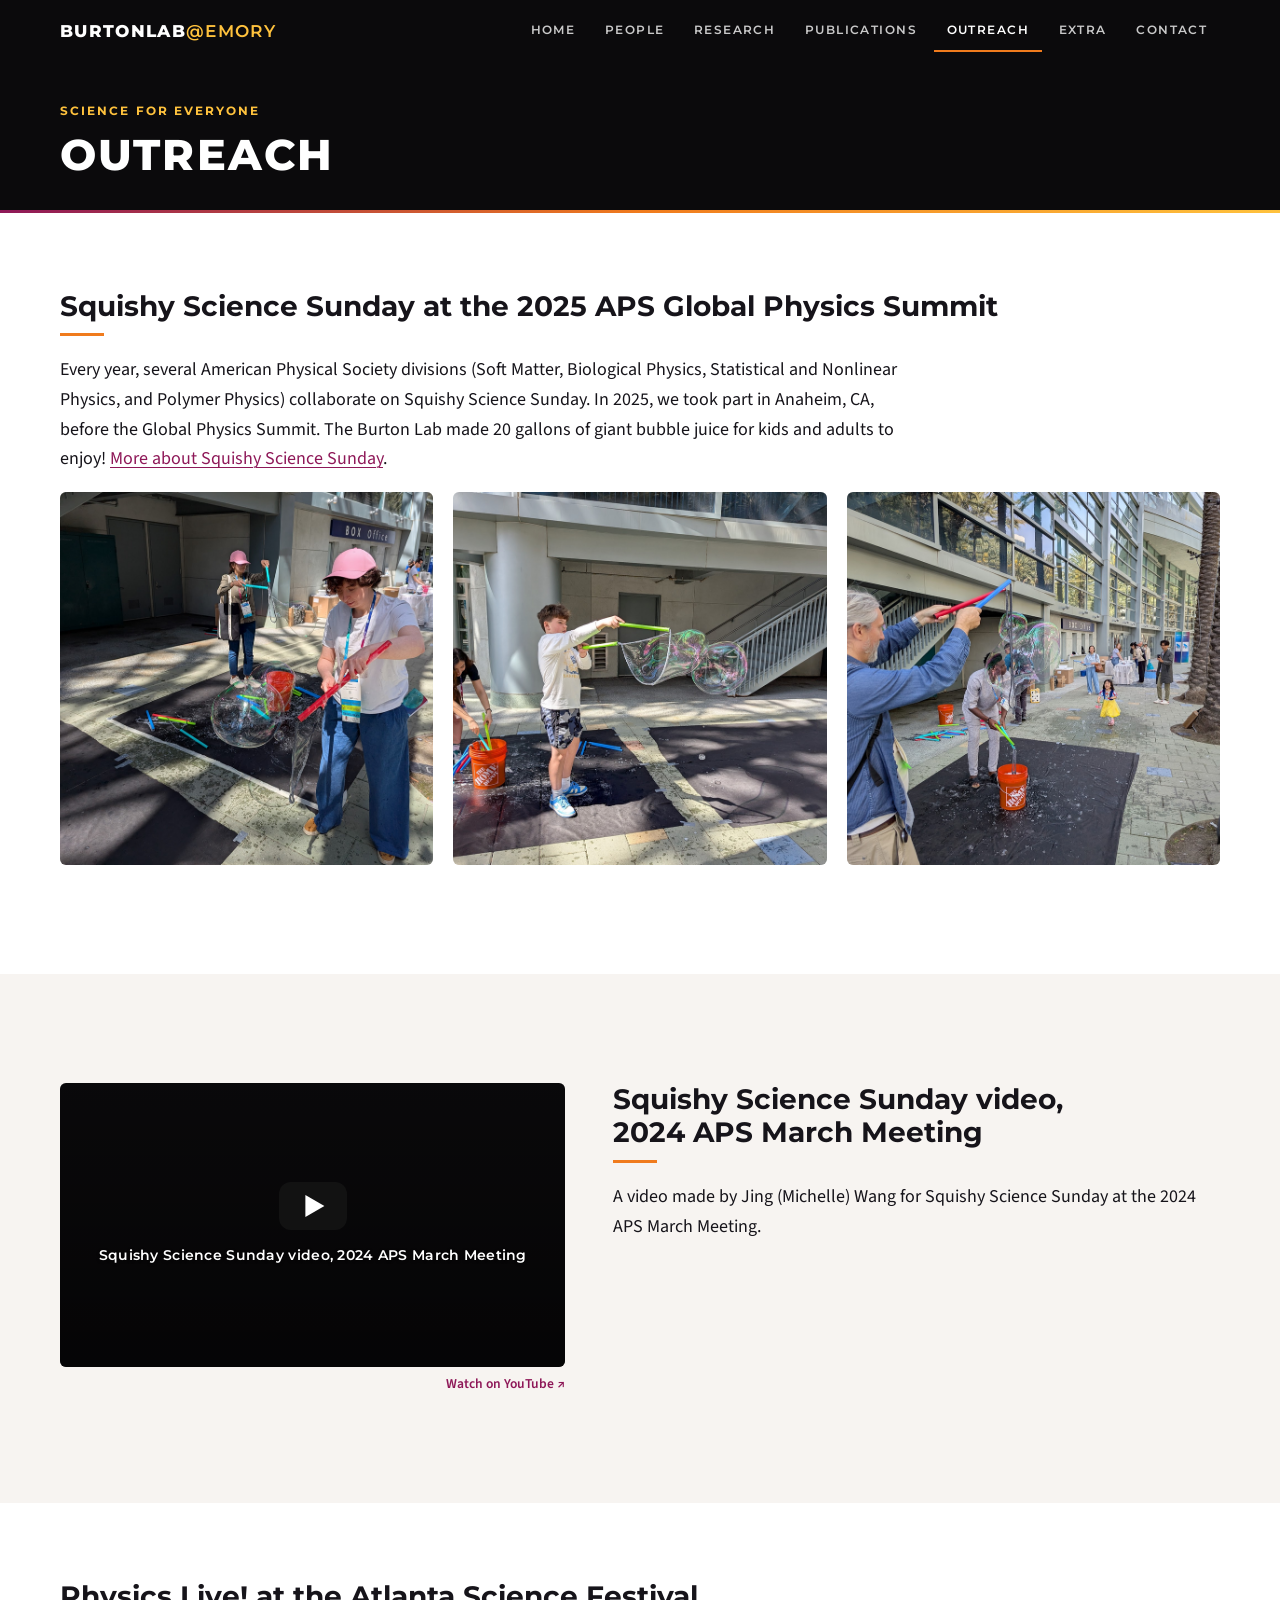
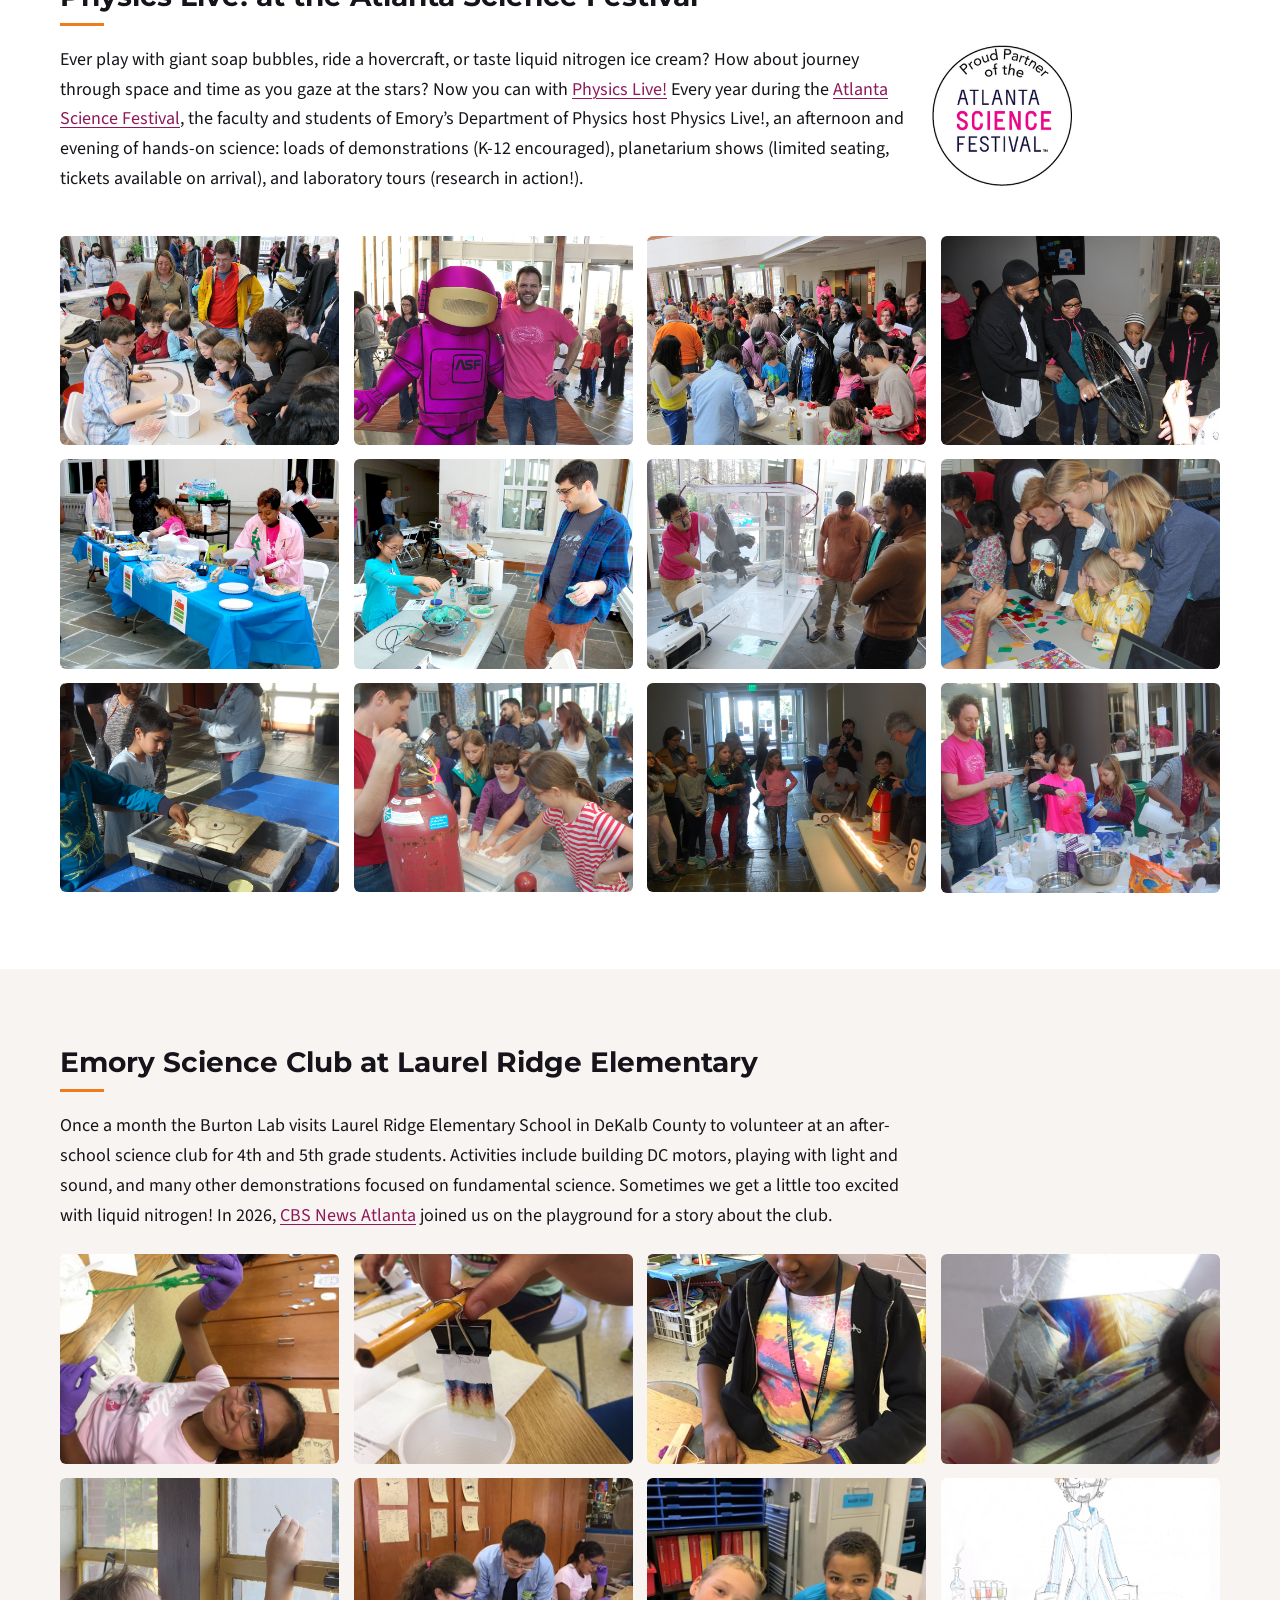
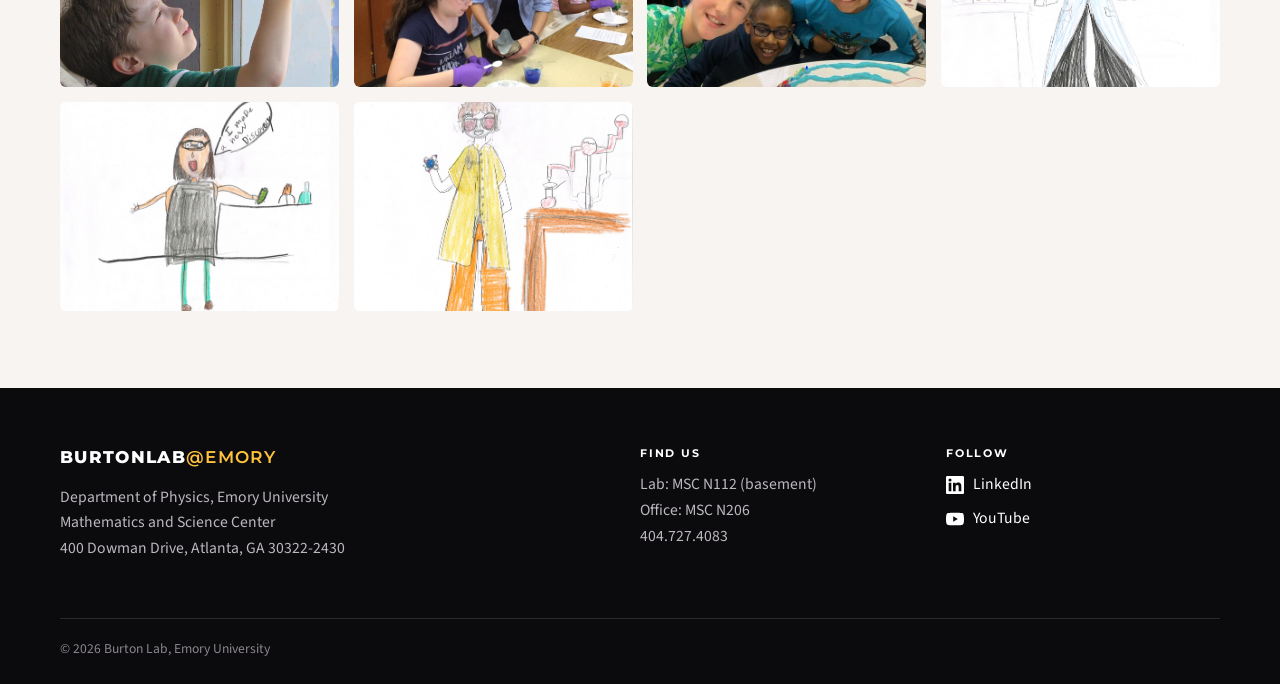
<file: outreach.html>
<!DOCTYPE html>
<html lang="en">
<head>
<meta charset="utf-8">
<meta name="viewport" content="width=device-width, initial-scale=1">
<title>Outreach | Burton Lab @ Emory</title>
<meta name="description" content="The Burton Lab at Emory University studies the physics of complex and non-equilibrium systems.">
<meta property="og:title" content="Outreach | Burton Lab @ Emory">
<meta property="og:description" content="The Burton Lab at Emory University studies the physics of complex and non-equilibrium systems.">
<meta property="og:image" content="assets/img/banners/home-hero.jpg">
<link rel="icon" href="assets/favicon.svg?v=6a2fb48d" type="image/svg+xml">
<link rel="icon" href="assets/favicon-32.png?v=23700c77" type="image/png" sizes="32x32">
<link rel="apple-touch-icon" href="assets/apple-touch-icon.png?v=bfdbe544">
<link rel="preconnect" href="https://fonts.googleapis.com">
<link rel="preconnect" href="https://fonts.gstatic.com" crossorigin>
<link href="https://fonts.googleapis.com/css2?family=Montserrat:wght@500;600;700;800&family=Source+Sans+3:ital,wght@0,400;0,600;0,700;1,400&display=swap" rel="stylesheet">
<link rel="stylesheet" href="css/style.css?v=2722c87f">
<script>document.addEventListener('error',function(e){var t=e.target;if(t&&(t.tagName==='IMG'||t.tagName==='VIDEO')){t.classList.add('missing');}},true);</script>
</head>
<body>
<a class="skip" href="#main">Skip to content</a>
<nav class="topbar" aria-label="Main">
  <div class="wrap topbar-in">
    <a class="brand" href="index.html">BURTONLAB<span>@EMORY</span></a>
    <button class="menu-btn" aria-expanded="false" aria-controls="menu" aria-label="Menu"><span></span><span></span><span></span></button>
    <ul id="menu" class="menu"><li><a href="index.html">Home</a></li><li><a href="people.html">People</a></li><li class="has-sub"><a href="research.html">Research</a><ul class="sub"><li><a href="levitated-matter.html">Levitated Matter</a></li><li><a href="soft-earth-geophysics.html">Soft Earth Geophysics</a></li><li><a href="gels-and-fluids.html">Gels and Fluids</a></li></ul></li><li><a href="publications.html">Publications</a></li><li><a href="outreach.html" aria-current="page">Outreach</a></li><li><a href="extra.html">Extra</a></li><li><a href="contact.html">Contact</a></li></ul>
  </div>
</nav>
<header class="banner plain"><div class="band"><div class="wrap"><p class=kicker>Science for everyone</p><h1>Outreach</h1></div></div></header>
<main id="main">

<section class="section">
  <div class="wrap">
    <h2 class="sec-h">Squishy Science Sunday at the 2025 APS Global Physics Summit</h2>
    <div class="prose"><p>Every year, several American Physical Society divisions (Soft Matter, Biological Physics, Statistical and Nonlinear Physics, and Polymer Physics) collaborate on Squishy Science Sunday. In 2025, we took part in Anaheim, CA, before the Global Physics Summit. The Burton Lab made 20 gallons of giant bubble juice for kids and adults to enjoy! <a href="https://engage.aps.org/dsoft/news-events/squishy-science-sunday">More about Squishy Science Sunday</a>.</p></div>
    <div class="media3"><figure><div class="ph crop" style="aspect-ratio:1/1" data-label="img-4247.png"><img src="assets/img/outreach/img-4247.png?v=52f2cd5d" alt="Squishy Science Sunday 2025" loading="lazy"></div></figure><figure><div class="ph crop" style="aspect-ratio:1/1" data-label="img-0946.png"><img src="assets/img/outreach/img-0946.png?v=8be6e815" alt="Squishy Science Sunday 2025" loading="lazy"></div></figure><figure><div class="ph crop" style="aspect-ratio:1/1" data-label="img-2518.png"><img src="assets/img/outreach/img-2518.png?v=5584d1b3" alt="Squishy Science Sunday 2025" loading="lazy"></div></figure></div>
  </div>
</section>
<section class="section alt">
  <div class="wrap split">
    <figure><div class="embed yt" style="background-image:url('https://i.ytimg.com/vi/ebQWUt8SaIA/maxresdefault.jpg')"><a class="yt-play" href="https://www.youtube.com/watch?v=ebQWUt8SaIA" data-src="https://www.youtube-nocookie.com/embed/ebQWUt8SaIA" target="_blank" rel="noopener"><span class="yt-btn" aria-hidden="true"></span><span class="yt-title">Squishy Science Sunday video, 2024 APS March Meeting</span><span class="sr-only">Play video</span></a></div><figcaption class="yt-link"><a href="https://www.youtube.com/watch?v=ebQWUt8SaIA" target="_blank" rel="noopener">Watch on YouTube &#8599;</a></figcaption></figure>
    <div class="prose"><h2 class="sec-h">Squishy Science Sunday video, 2024 APS March Meeting</h2><p>A video made by Jing (Michelle) Wang for Squishy Science Sunday at the 2024 APS March Meeting.</p></div>
  </div>
</section>
<section class="section">
  <div class="wrap">
    <h2 class="sec-h">Physics Live! at the Atlanta Science Festival</h2>
    <div class="prose with-badge"><img class="badge-img" src="assets/img/outreach/atlanta-science-festival-partner.png?v=4d80e78f" alt="Proud partner of the Atlanta Science Festival" width="140" height="140"><p>Ever play with giant soap bubbles, ride a hovercraft, or taste liquid nitrogen ice cream? How about journey through space and time as you gaze at the stars? Now you can with <a href="https://atlantasciencefestival.org/events-2020/145-physics-live/">Physics Live!</a> Every year during the <a href="https://atlantasciencefestival.org/">Atlanta Science Festival</a>, the faculty and students of Emory’s Department of Physics host Physics Live!, an afternoon and evening of hands-on science: loads of demonstrations (K-12 encouraged), planetarium shows (limited seating, tickets available on arrival), and laboratory tours (research in action!).</p></div>
    <div class="gallery g4"><a class="lb" href="assets/img/outreach/img-3387.jpg?v=8e5d8636" data-caption=""><div class="ph crop" style="aspect-ratio:4/3" data-label="img-3387.jpg"><img src="assets/img/outreach/img-3387.jpg?v=8e5d8636" alt="Lab image" loading="lazy"></div></a><a class="lb" href="assets/img/outreach/thumbnail-image1.jpg?v=5b72d01e" data-caption=""><div class="ph crop" style="aspect-ratio:4/3" data-label="thumbnail-image1.jpg"><img src="assets/img/outreach/thumbnail-image1.jpg?v=5b72d01e" alt="Lab image" loading="lazy"></div></a><a class="lb" href="assets/img/outreach/img-3384.jpg?v=f11a376d" data-caption=""><div class="ph crop" style="aspect-ratio:4/3" data-label="img-3384.jpg"><img src="assets/img/outreach/img-3384.jpg?v=f11a376d" alt="Lab image" loading="lazy"></div></a><a class="lb" href="assets/img/outreach/cimg3420.jpg?v=3fc972fd" data-caption=""><div class="ph crop" style="aspect-ratio:4/3" data-label="cimg3420.jpg"><img src="assets/img/outreach/cimg3420.jpg?v=3fc972fd" alt="Lab image" loading="lazy"></div></a><a class="lb" href="assets/img/outreach/dsc-0554.jpg?v=dfc34cb8" data-caption=""><div class="ph crop" style="aspect-ratio:4/3" data-label="dsc-0554.jpg"><img src="assets/img/outreach/dsc-0554.jpg?v=dfc34cb8" alt="Lab image" loading="lazy"></div></a><a class="lb" href="assets/img/outreach/dsc-0576.jpg?v=112e0fd2" data-caption=""><div class="ph crop" style="aspect-ratio:4/3" data-label="dsc-0576.jpg"><img src="assets/img/outreach/dsc-0576.jpg?v=112e0fd2" alt="Lab image" loading="lazy"></div></a><a class="lb" href="assets/img/outreach/dsc-0587.jpg?v=43c762df" data-caption=""><div class="ph crop" style="aspect-ratio:4/3" data-label="dsc-0587.jpg"><img src="assets/img/outreach/dsc-0587.jpg?v=43c762df" alt="Lab image" loading="lazy"></div></a><a class="lb" href="assets/img/outreach/dsc-0260.jpg?v=c3c258f8" data-caption=""><div class="ph crop" style="aspect-ratio:4/3" data-label="dsc-0260.jpg"><img src="assets/img/outreach/dsc-0260.jpg?v=c3c258f8" alt="Lab image" loading="lazy"></div></a><a class="lb" href="assets/img/outreach/dsc-0283.jpg?v=c8345771" data-caption=""><div class="ph crop" style="aspect-ratio:4/3" data-label="dsc-0283.jpg"><img src="assets/img/outreach/dsc-0283.jpg?v=c8345771" alt="Lab image" loading="lazy"></div></a><a class="lb" href="assets/img/outreach/dsc-0301.jpg?v=c01b279b" data-caption=""><div class="ph crop" style="aspect-ratio:4/3" data-label="dsc-0301.jpg"><img src="assets/img/outreach/dsc-0301.jpg?v=c01b279b" alt="Lab image" loading="lazy"></div></a><a class="lb" href="assets/img/outreach/dsc-0339.jpg?v=008cf984" data-caption=""><div class="ph crop" style="aspect-ratio:4/3" data-label="dsc-0339.jpg"><img src="assets/img/outreach/dsc-0339.jpg?v=008cf984" alt="Lab image" loading="lazy"></div></a><a class="lb" href="assets/img/outreach/dsc-0342.jpg?v=1c02f141" data-caption=""><div class="ph crop" style="aspect-ratio:4/3" data-label="dsc-0342.jpg"><img src="assets/img/outreach/dsc-0342.jpg?v=1c02f141" alt="Lab image" loading="lazy"></div></a></div>
  </div>
</section>
<section class="section alt">
  <div class="wrap">
    <h2 class="sec-h">Emory Science Club at Laurel Ridge Elementary</h2>
    <div class="prose"><p>Once a month the Burton Lab visits Laurel Ridge Elementary School in DeKalb County to volunteer at an after-school science club for 4th and 5th grade students. Activities include building DC motors, playing with light and sound, and many other demonstrations focused on fundamental science. Sometimes we get a little too excited with liquid nitrogen! In 2026, <a href="https://www.cbsnews.com/atlanta/news/emory-physicist-takes-science-out-of-the-lab-and-onto-the-playground/">CBS News Atlanta</a> joined us on the playground for a story about the club.</p></div>
    <div class="gallery g4"><a class="lb" href="assets/img/outreach/emory-club-sept-2017-photo-9.jpg?v=1d153163" data-caption=""><div class="ph crop" style="aspect-ratio:4/3" data-label="emory-club-sept-2017-photo-9.jpg"><img src="assets/img/outreach/emory-club-sept-2017-photo-9.jpg?v=1d153163" alt="Lab image" loading="lazy"></div></a><a class="lb" href="assets/img/outreach/chromatography-1.jpg?v=d584377d" data-caption=""><div class="ph crop" style="aspect-ratio:4/3" data-label="chromatography-1.jpg"><img src="assets/img/outreach/chromatography-1.jpg?v=d584377d" alt="Lab image" loading="lazy"></div></a><a class="lb" href="assets/img/outreach/img-1055.jpg?v=660fa8d2" data-caption=""><div class="ph crop" style="aspect-ratio:4/3" data-label="img-1055.jpg"><img src="assets/img/outreach/img-1055.jpg?v=660fa8d2" alt="Lab image" loading="lazy"></div></a><a class="lb" href="assets/img/outreach/img-0597.jpg?v=1ad277fd" data-caption=""><div class="ph crop" style="aspect-ratio:4/3" data-label="img-0597.jpg"><img src="assets/img/outreach/img-0597.jpg?v=1ad277fd" alt="Lab image" loading="lazy"></div></a><a class="lb" href="assets/img/outreach/img-0594.jpg?v=e5aea606" data-caption=""><div class="ph crop" style="aspect-ratio:4/3" data-label="img-0594.jpg"><img src="assets/img/outreach/img-0594.jpg?v=e5aea606" alt="Lab image" loading="lazy"></div></a><a class="lb" href="assets/img/outreach/emory-club-sept-2017-photo-2.jpg?v=329b31da" data-caption=""><div class="ph crop" style="aspect-ratio:4/3" data-label="emory-club-sept-2017-photo-2.jpg"><img src="assets/img/outreach/emory-club-sept-2017-photo-2.jpg?v=329b31da" alt="Lab image" loading="lazy"></div></a><a class="lb" href="assets/img/outreach/img-9139.jpg?v=96e9fa63" data-caption=""><div class="ph crop" style="aspect-ratio:4/3" data-label="img-9139.jpg"><img src="assets/img/outreach/img-9139.jpg?v=96e9fa63" alt="Lab image" loading="lazy"></div></a><a class="lb" href="assets/img/outreach/screen-shot-2025-09-19-at-4-20-15-pm.png?v=2ce26545" data-caption=""><div class="ph crop" style="aspect-ratio:4/3" data-label="screen-shot-2025-09-19-at-4-20-15-pm.png"><img src="assets/img/outreach/screen-shot-2025-09-19-at-4-20-15-pm.png?v=2ce26545" alt="Lab image" loading="lazy"></div></a><a class="lb" href="assets/img/outreach/screen-shot-2025-09-19-at-4-20-31-pm.png?v=7ecd2f5d" data-caption=""><div class="ph crop" style="aspect-ratio:4/3" data-label="screen-shot-2025-09-19-at-4-20-31-pm.png"><img src="assets/img/outreach/screen-shot-2025-09-19-at-4-20-31-pm.png?v=7ecd2f5d" alt="Lab image" loading="lazy"></div></a><a class="lb" href="assets/img/outreach/screen-shot-2025-09-19-at-4-20-04-pm.png?v=b6aa3522" data-caption=""><div class="ph crop" style="aspect-ratio:4/3" data-label="screen-shot-2025-09-19-at-4-20-04-pm.png"><img src="assets/img/outreach/screen-shot-2025-09-19-at-4-20-04-pm.png?v=b6aa3522" alt="Lab image" loading="lazy"></div></a></div>
  </div>
</section>

</main>
<footer class="footer">
  <div class="wrap footer-grid">
    <div>
      <p class="brand brand-foot">BURTONLAB<span>@EMORY</span></p>
      <p>Department of Physics, Emory University<br>Mathematics and Science Center<br>400 Dowman Drive, Atlanta, GA 30322-2430</p>
    </div>
    <div>
      <p class="foot-h">Find us</p>
      <p>Lab: MSC N112 (basement)<br>Office: MSC N206<br>404.727.4083</p>
    </div>
    <div>
      <p class="foot-h">Follow</p>
      <p class="social"><a href="https://www.linkedin.com/in/justin-burton-40b051308/" aria-label="LinkedIn"><svg viewBox="0 0 24 24" aria-hidden="true"><path d="M20.45 20.45h-3.56v-5.57c0-1.33-.02-3.04-1.85-3.04-1.85 0-2.14 1.45-2.14 2.94v5.67H9.35V9h3.41v1.56h.05c.48-.9 1.64-1.85 3.37-1.85 3.6 0 4.27 2.37 4.27 5.46v6.28zM5.34 7.43a2.06 2.06 0 1 1 0-4.13 2.06 2.06 0 0 1 0 4.13zM7.12 20.45H3.56V9h3.56v11.45zM22.22 0H1.77C.79 0 0 .77 0 1.73v20.54C0 23.23.79 24 1.77 24h20.45c.98 0 1.78-.77 1.78-1.73V1.73C24 .77 23.2 0 22.22 0z"/></svg><span>LinkedIn</span></a><a href="https://www.youtube.com/channel/UCtBs-PlmusRjpb8XsMqxd4Q" aria-label="YouTube"><svg viewBox="0 0 24 24" aria-hidden="true"><path d="M23.5 6.2a3 3 0 0 0-2.1-2.1C19.5 3.6 12 3.6 12 3.6s-7.5 0-9.4.5A3 3 0 0 0 .5 6.2 31 31 0 0 0 0 12a31 31 0 0 0 .5 5.8 3 3 0 0 0 2.1 2.1c1.9.5 9.4.5 9.4.5s7.5 0 9.4-.5a3 3 0 0 0 2.1-2.1A31 31 0 0 0 24 12a31 31 0 0 0-.5-5.8zM9.6 15.6V8.4l6.2 3.6-6.2 3.6z"/></svg><span>YouTube</span></a></p>
    </div>
  </div>
  <div class="wrap copy">© <span id="yr">2026</span> Burton Lab, Emory University</div>
</footer>
<dialog class="lightbox" aria-label="Image viewer"><button class="lb-close" aria-label="Close">×</button><figure><div class="lb-img"></div><figcaption></figcaption></figure></dialog>
<script src="js/site.js?v=42a9fa88"></script>
</body>
</html>
</file>
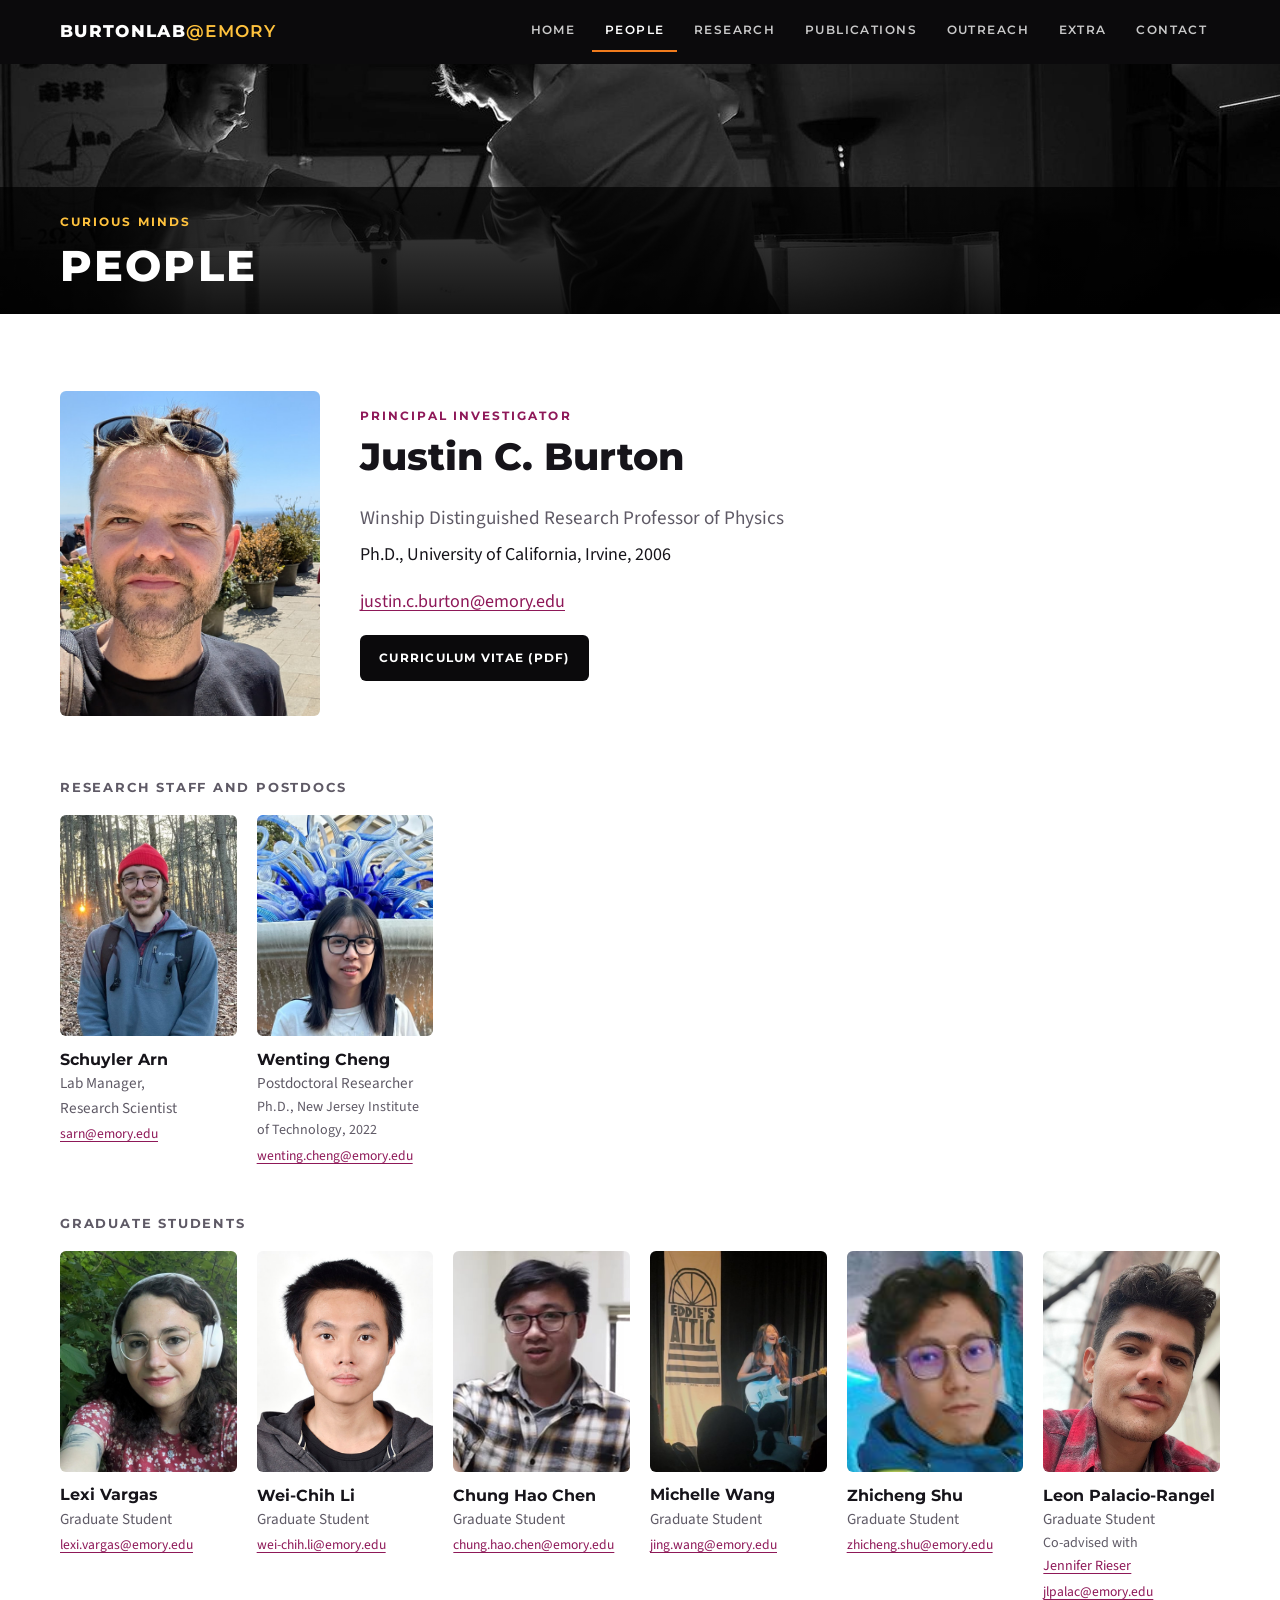
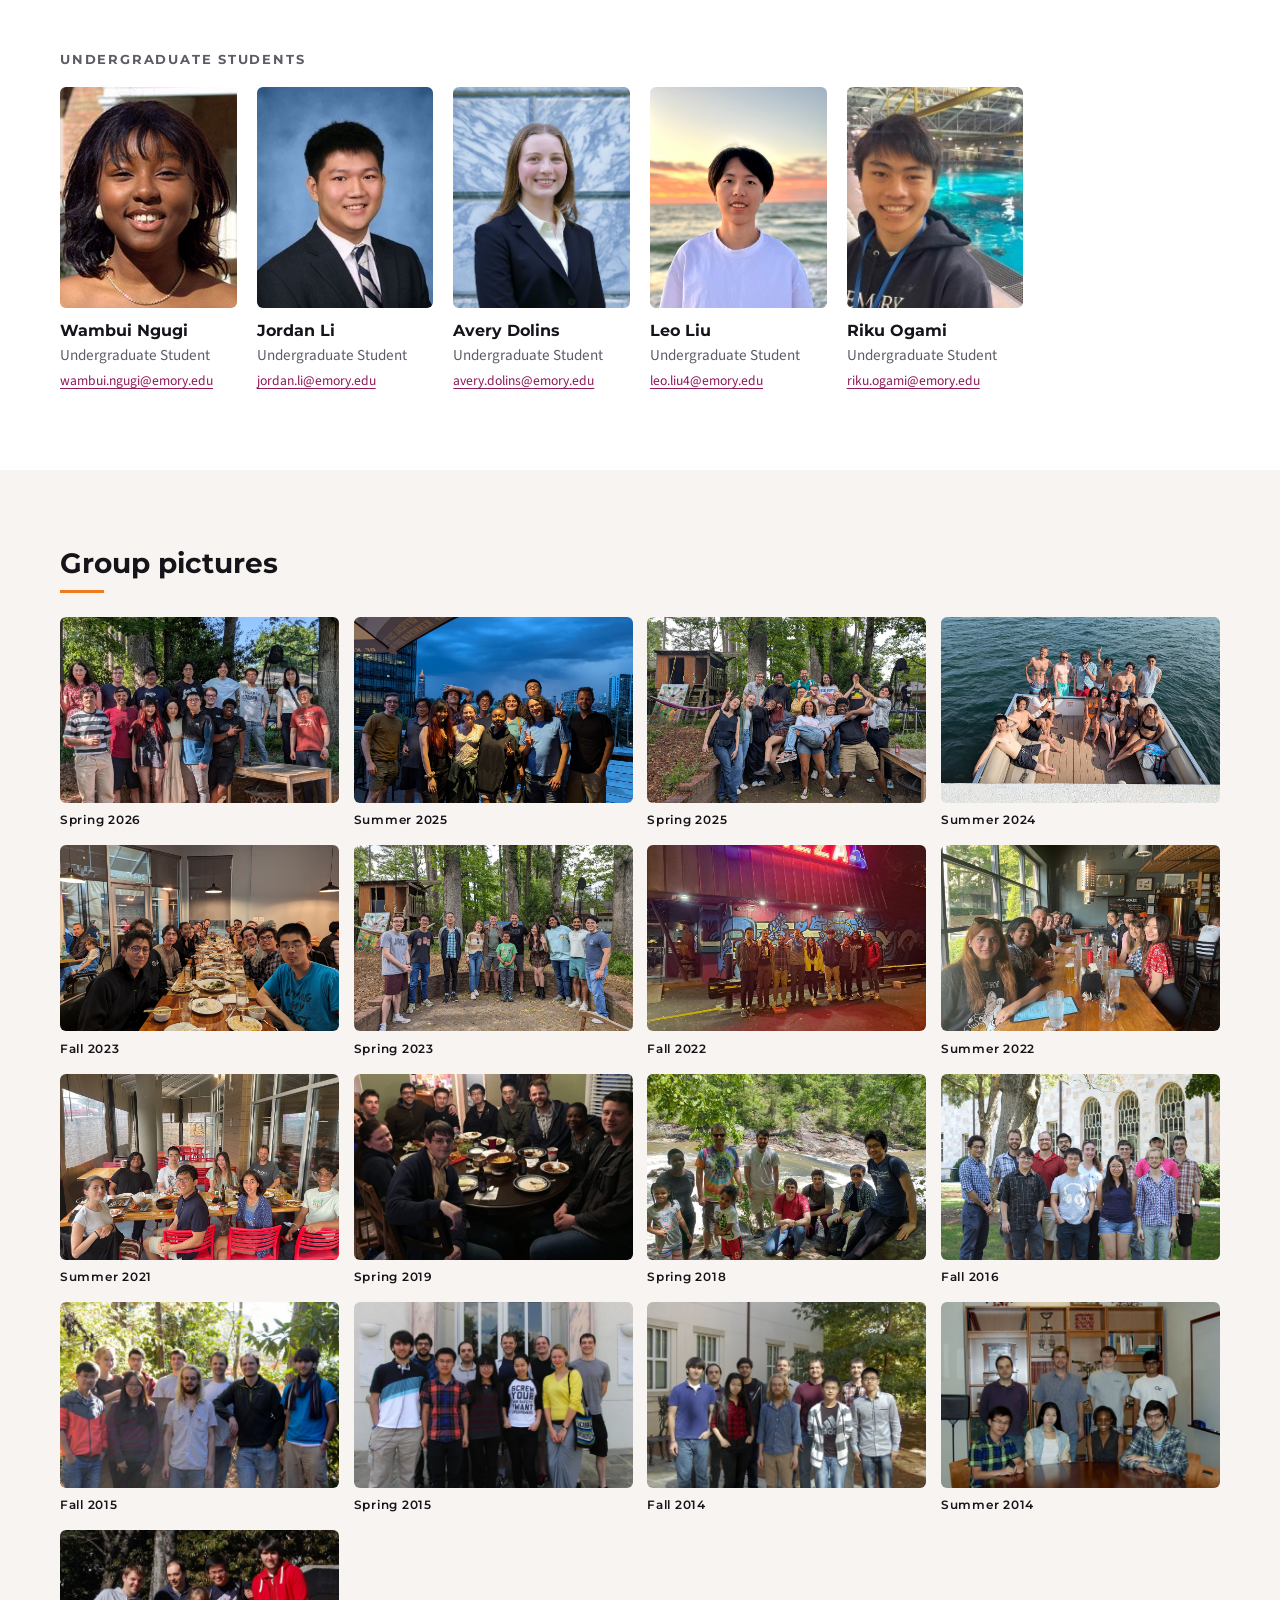
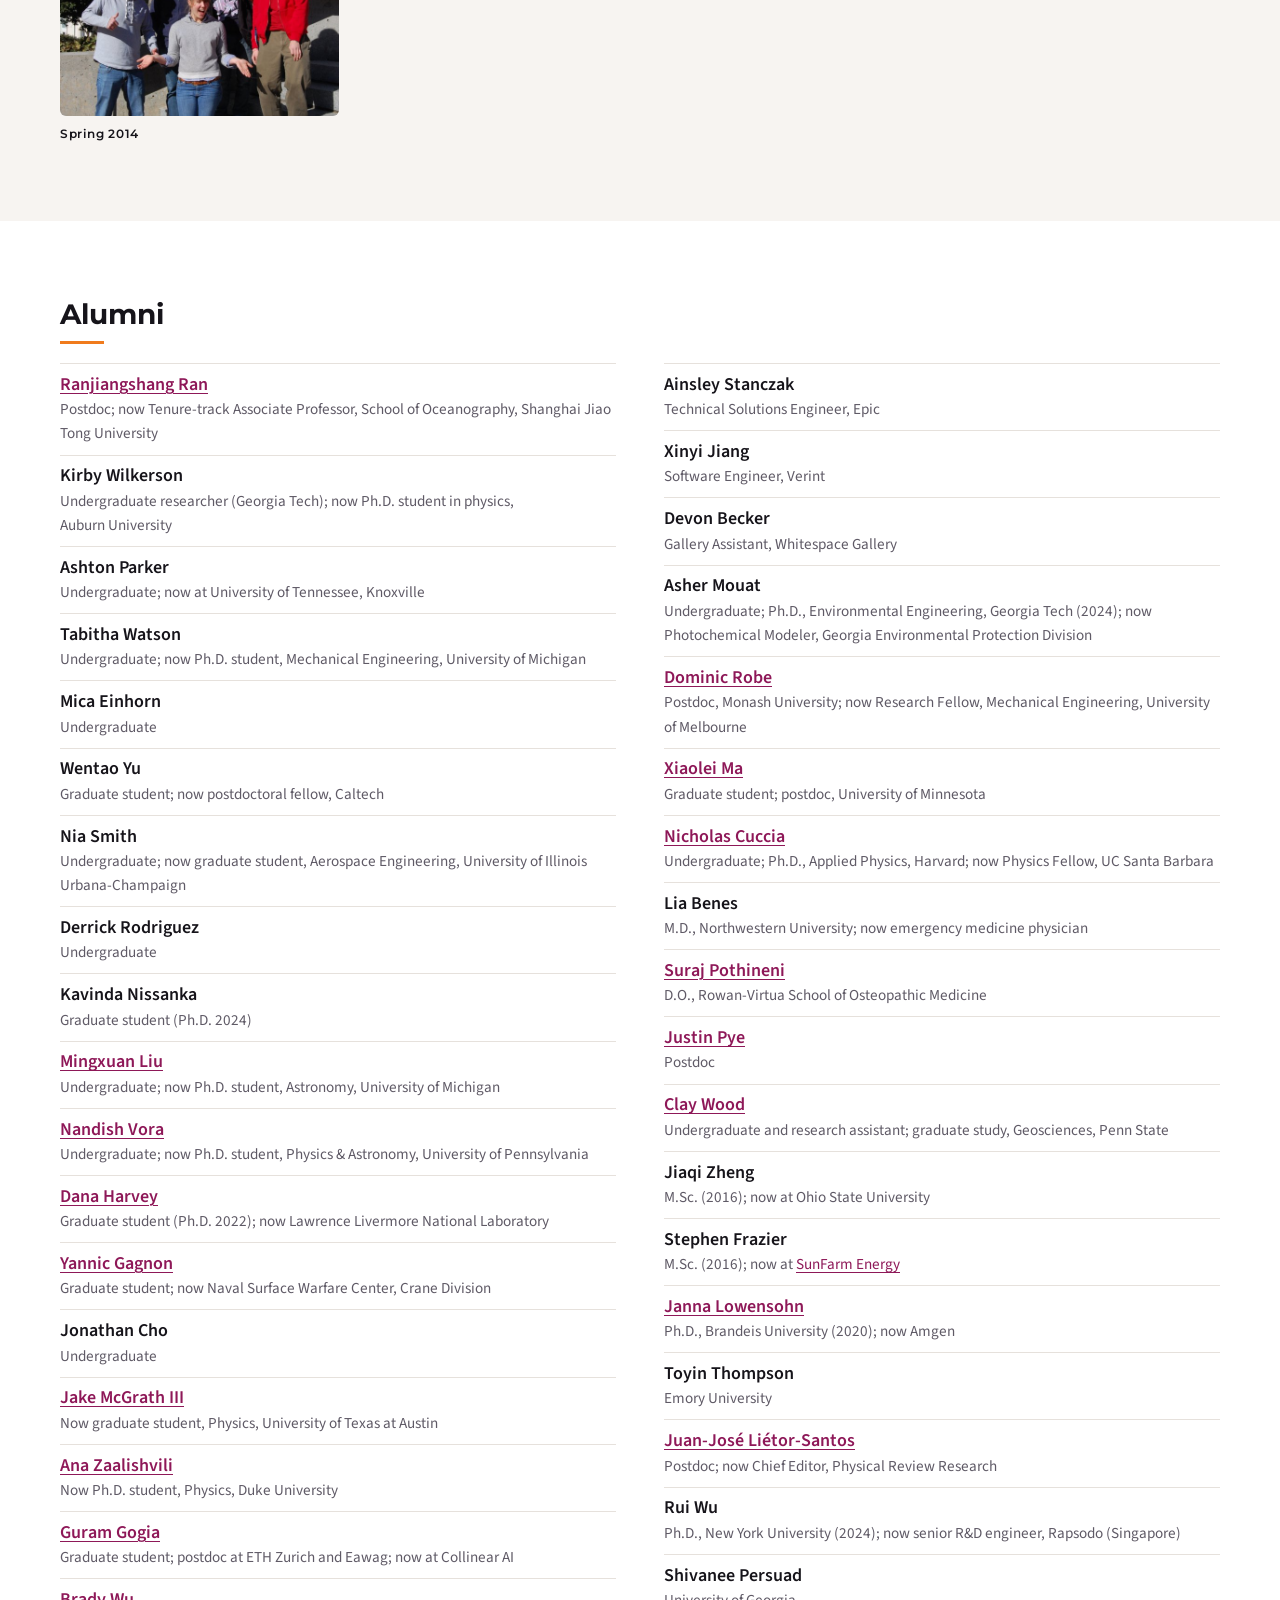
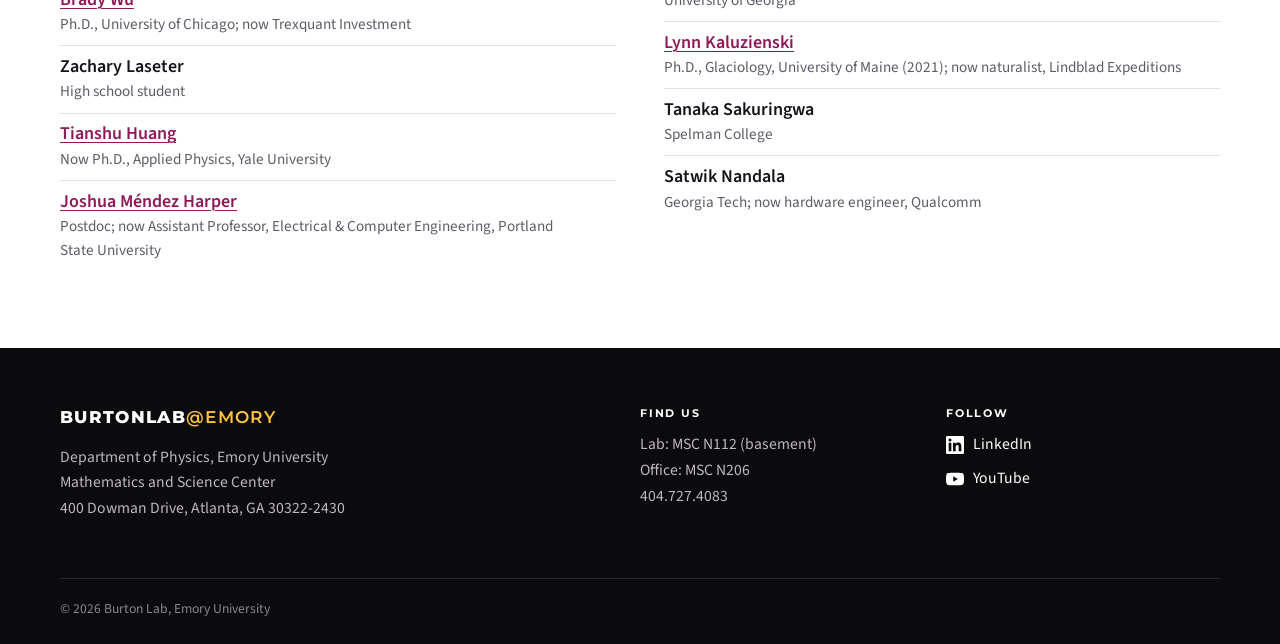
<file: people.html>
<!DOCTYPE html>
<html lang="en">
<head>
<meta charset="utf-8">
<meta name="viewport" content="width=device-width, initial-scale=1">
<title>People | Burton Lab @ Emory</title>
<meta name="description" content="The Burton Lab at Emory University studies the physics of complex and non-equilibrium systems.">
<meta property="og:title" content="People | Burton Lab @ Emory">
<meta property="og:description" content="The Burton Lab at Emory University studies the physics of complex and non-equilibrium systems.">
<meta property="og:image" content="assets/img/banners/home-hero.jpg">
<link rel="icon" href="assets/favicon.svg?v=6a2fb48d" type="image/svg+xml">
<link rel="icon" href="assets/favicon-32.png?v=23700c77" type="image/png" sizes="32x32">
<link rel="apple-touch-icon" href="assets/apple-touch-icon.png?v=bfdbe544">
<link rel="preconnect" href="https://fonts.googleapis.com">
<link rel="preconnect" href="https://fonts.gstatic.com" crossorigin>
<link href="https://fonts.googleapis.com/css2?family=Montserrat:wght@500;600;700;800&family=Source+Sans+3:ital,wght@0,400;0,600;0,700;1,400&display=swap" rel="stylesheet">
<link rel="stylesheet" href="css/style.css?v=2722c87f">
<script>document.addEventListener('error',function(e){var t=e.target;if(t&&(t.tagName==='IMG'||t.tagName==='VIDEO')){t.classList.add('missing');}},true);</script>
</head>
<body>
<a class="skip" href="#main">Skip to content</a>
<nav class="topbar" aria-label="Main">
  <div class="wrap topbar-in">
    <a class="brand" href="index.html">BURTONLAB<span>@EMORY</span></a>
    <button class="menu-btn" aria-expanded="false" aria-controls="menu" aria-label="Menu"><span></span><span></span><span></span></button>
    <ul id="menu" class="menu"><li><a href="index.html">Home</a></li><li><a href="people.html" aria-current="page">People</a></li><li class="has-sub"><a href="research.html">Research</a><ul class="sub"><li><a href="levitated-matter.html">Levitated Matter</a></li><li><a href="soft-earth-geophysics.html">Soft Earth Geophysics</a></li><li><a href="gels-and-fluids.html">Gels and Fluids</a></li></ul></li><li><a href="publications.html">Publications</a></li><li><a href="outreach.html">Outreach</a></li><li><a href="extra.html">Extra</a></li><li><a href="contact.html">Contact</a></li></ul>
  </div>
</nav>
<header class="banner"><div class="bg" style="background-image:url('assets/img/banners/people.jpg?v=8a270b0b')"></div><div class="band"><div class="wrap"><p class=kicker>Curious minds</p><h1>People</h1></div></div></header>
<main id="main">

<section class="section">
  <div class="wrap">
    <article class="pi">
      <div class="ph crop portrait" style="aspect-ratio:4/5" data-label="Justin C. Burton"><img src="assets/img/people/justin-c.-burton.jpg?v=5c51a243" alt="Justin C. Burton" loading="lazy"></div>
      <div>
        <p class="kicker dark">Principal Investigator</p>
        <h2>Justin C. Burton</h2>
        <p class="role">Winship Distinguished Research Professor of Physics</p>
        <p>Ph.D., University of California, Irvine, 2006</p>
        <p><a class="mail" href="mailto:justin.c.burton@emory.edu">justin.c.burton@emory.edu</a></p>
        <p><a class="btn" href="assets/docs/justin-burton-cv.pdf">Curriculum vitae (PDF)</a></p>
      </div>
    </article>
    <h3 class="sub-h">Research staff and postdocs</h3><div class="members"><article class="member"><div class="ph crop portrait" style="aspect-ratio:4/5" data-label="Schuyler Arn"><img src="assets/img/people/schuyler-arn.jpg?v=0a9f3c60" alt="Schuyler Arn" loading="lazy"></div><h3>Schuyler Arn</h3><p class="role">Lab Manager, Research Scientist</p><p><a class="mail" href="mailto:sarn@emory.edu">sarn@emory.edu</a></p></article><article class="member"><div class="ph crop portrait" style="aspect-ratio:4/5" data-label="Wenting Cheng"><img src="assets/img/people/wenting-cheng.jpg?v=85b6e6ff" alt="Wenting Cheng" loading="lazy"></div><h3>Wenting Cheng</h3><p class="role">Postdoctoral Researcher</p><p class=extra>Ph.D., New Jersey Institute of Technology, 2022</p><p><a class="mail" href="mailto:wenting.cheng@emory.edu">wenting.cheng@emory.edu</a></p></article></div><h3 class="sub-h">Graduate students</h3><div class="members"><article class="member"><div class="ph crop portrait" style="aspect-ratio:4/5" data-label="Lexi Vargas"><img src="assets/img/people/lexi-vargas.jpg?v=d6dbbd28" alt="Lexi Vargas" loading="lazy"></div><h3>Lexi Vargas</h3><p class="role">Graduate Student</p><p><a class="mail" href="mailto:lexi.vargas@emory.edu">lexi.vargas@emory.edu</a></p></article><article class="member"><div class="ph crop portrait" style="aspect-ratio:4/5" data-label="Wei-Chih Li"><img src="assets/img/people/wei-chih-li.jpeg?v=7e739ac9" alt="Wei-Chih Li" loading="lazy"></div><h3>Wei-Chih Li</h3><p class="role">Graduate Student</p><p><a class="mail" href="mailto:wei-chih.li@emory.edu">wei-chih.li@emory.edu</a></p></article><article class="member"><div class="ph crop portrait" style="aspect-ratio:4/5" data-label="Chung Hao Chen"><img src="assets/img/people/chung-hao-chen.jpg?v=3bdf9318" alt="Chung Hao Chen" loading="lazy"></div><h3>Chung Hao Chen</h3><p class="role">Graduate Student</p><p><a class="mail" href="mailto:chung.hao.chen@emory.edu">chung.hao.chen@emory.edu</a></p></article><article class="member"><div class="ph crop portrait" style="aspect-ratio:4/5" data-label="Michelle Wang"><img src="assets/img/people/michelle-wang.jpg?v=0bf00b9d" alt="Michelle Wang" loading="lazy"></div><h3>Michelle Wang</h3><p class="role">Graduate Student</p><p><a class="mail" href="mailto:jing.wang@emory.edu">jing.wang@emory.edu</a></p></article><article class="member"><div class="ph crop portrait" style="aspect-ratio:4/5" data-label="Zhicheng Shu"><img src="assets/img/people/zhicheng-shu.jpeg?v=1f147bb9" alt="Zhicheng Shu" loading="lazy"></div><h3>Zhicheng Shu</h3><p class="role">Graduate Student</p><p><a class="mail" href="mailto:zhicheng.shu@emory.edu">zhicheng.shu@emory.edu</a></p></article><article class="member"><div class="ph crop portrait" style="aspect-ratio:4/5" data-label="Leon Palacio-Rangel"><img src="assets/img/people/leon-palacio-rangel.jpg?v=105d0d11" alt="Leon Palacio-Rangel" loading="lazy"></div><h3>Leon Palacio-Rangel</h3><p class="role">Graduate Student</p><p class=extra>Co-advised with <a href="https://rieserlab.org/">Jennifer Rieser</a></p><p><a class="mail" href="mailto:jlpalac@emory.edu">jlpalac@emory.edu</a></p></article></div><h3 class="sub-h">Undergraduate students</h3><div class="members"><article class="member"><div class="ph crop portrait" style="aspect-ratio:4/5" data-label="Wambui Ngugi"><img src="assets/img/people/wambui-ngugi.jpg?v=516dc56c" alt="Wambui Ngugi" loading="lazy"></div><h3>Wambui Ngugi</h3><p class="role">Undergraduate Student</p><p><a class="mail" href="mailto:wambui.ngugi@emory.edu">wambui.ngugi@emory.edu</a></p></article><article class="member"><div class="ph crop portrait" style="aspect-ratio:4/5" data-label="Jordan Li"><img src="assets/img/people/jordan-li.jpg?v=1169c68d" alt="Jordan Li" loading="lazy"></div><h3>Jordan Li</h3><p class="role">Undergraduate Student</p><p><a class="mail" href="mailto:jordan.li@emory.edu">jordan.li@emory.edu</a></p></article><article class="member"><div class="ph crop portrait" style="aspect-ratio:4/5" data-label="Avery Dolins"><img src="assets/img/people/avery-dolins.jpg?v=aac2ddff" alt="Avery Dolins" loading="lazy"></div><h3>Avery Dolins</h3><p class="role">Undergraduate Student</p><p><a class="mail" href="mailto:avery.dolins@emory.edu">avery.dolins@emory.edu</a></p></article><article class="member"><div class="ph crop portrait" style="aspect-ratio:4/5" data-label="Leo Liu"><img src="assets/img/people/leo-liu.jpg?v=ff9804d5" alt="Leo Liu" loading="lazy"></div><h3>Leo Liu</h3><p class="role">Undergraduate Student</p><p><a class="mail" href="mailto:leo.liu4@emory.edu">leo.liu4@emory.edu</a></p></article><article class="member"><div class="ph crop portrait" style="aspect-ratio:4/5" data-label="Riku Ogami"><img src="assets/img/people/riku-ogami.jpg?v=353489bc" alt="Riku Ogami" loading="lazy"></div><h3>Riku Ogami</h3><p class="role">Undergraduate Student</p><p><a class="mail" href="mailto:riku.ogami@emory.edu">riku.ogami@emory.edu</a></p></article></div>
  </div>
</section>
<section class="section alt">
  <div class="wrap">
    <h2 class="sec-h">Group pictures</h2>
    <div class="gallery g4"><a class="lb" href="assets/img/group/group-spring-2026.jpg?v=d6c871b1" data-caption="Spring 2026"><div class="ph crop" style="aspect-ratio:3/2" data-label="Spring 2026"><img src="assets/img/group/group-spring-2026.jpg?v=d6c871b1" alt="Group photo, Spring 2026" loading="lazy"></div><span class="cap">Spring 2026</span></a><a class="lb" href="assets/img/group/group-summer-2025.jpg?v=4fc25605" data-caption="Summer 2025"><div class="ph crop" style="aspect-ratio:3/2" data-label="Summer 2025"><img src="assets/img/group/group-summer-2025.jpg?v=4fc25605" alt="Group photo, Summer 2025" loading="lazy"></div><span class="cap">Summer 2025</span></a><a class="lb" href="assets/img/group/group-spring-2025.jpg?v=f88293e7" data-caption="Spring 2025"><div class="ph crop" style="aspect-ratio:3/2" data-label="Spring 2025"><img src="assets/img/group/group-spring-2025.jpg?v=f88293e7" alt="Group photo, Spring 2025" loading="lazy"></div><span class="cap">Spring 2025</span></a><a class="lb" href="assets/img/group/group-summer-2024.jpg?v=43f8a3d4" data-caption="Summer 2024"><div class="ph crop" style="aspect-ratio:3/2" data-label="Summer 2024"><img src="assets/img/group/group-summer-2024.jpg?v=43f8a3d4" alt="Group photo, Summer 2024" loading="lazy"></div><span class="cap">Summer 2024</span></a><a class="lb" href="assets/img/group/group-fall-2023.jpg?v=da56b7f6" data-caption="Fall 2023"><div class="ph crop" style="aspect-ratio:3/2" data-label="Fall 2023"><img src="assets/img/group/group-fall-2023.jpg?v=da56b7f6" alt="Group photo, Fall 2023" loading="lazy"></div><span class="cap">Fall 2023</span></a><a class="lb" href="assets/img/group/group-spring-2023.jpg?v=3375a252" data-caption="Spring 2023"><div class="ph crop" style="aspect-ratio:3/2" data-label="Spring 2023"><img src="assets/img/group/group-spring-2023.jpg?v=3375a252" alt="Group photo, Spring 2023" loading="lazy"></div><span class="cap">Spring 2023</span></a><a class="lb" href="assets/img/group/group-fall-2022.png?v=4960378a" data-caption="Fall 2022"><div class="ph crop" style="aspect-ratio:3/2" data-label="Fall 2022"><img src="assets/img/group/group-fall-2022.png?v=4960378a" alt="Group photo, Fall 2022" loading="lazy"></div><span class="cap">Fall 2022</span></a><a class="lb" href="assets/img/group/group-summer-2022.jpg?v=0d6cb232" data-caption="Summer 2022"><div class="ph crop" style="aspect-ratio:3/2" data-label="Summer 2022"><img src="assets/img/group/group-summer-2022.jpg?v=0d6cb232" alt="Group photo, Summer 2022" loading="lazy"></div><span class="cap">Summer 2022</span></a><a class="lb" href="assets/img/group/group-summer-2021.png?v=670ed479" data-caption="Summer 2021"><div class="ph crop" style="aspect-ratio:3/2" data-label="Summer 2021"><img src="assets/img/group/group-summer-2021.png?v=670ed479" alt="Group photo, Summer 2021" loading="lazy"></div><span class="cap">Summer 2021</span></a><a class="lb" href="assets/img/group/group-spring-2019.jpg?v=f3d93b55" data-caption="Spring 2019"><div class="ph crop" style="aspect-ratio:3/2" data-label="Spring 2019"><img src="assets/img/group/group-spring-2019.jpg?v=f3d93b55" alt="Group photo, Spring 2019" loading="lazy"></div><span class="cap">Spring 2019</span></a><a class="lb" href="assets/img/group/group-spring-2018.jpg?v=93ca93c4" data-caption="Spring 2018"><div class="ph crop" style="aspect-ratio:3/2" data-label="Spring 2018"><img src="assets/img/group/group-spring-2018.jpg?v=93ca93c4" alt="Group photo, Spring 2018" loading="lazy"></div><span class="cap">Spring 2018</span></a><a class="lb" href="assets/img/group/group-fall-2016.jpg?v=ea1bd757" data-caption="Fall 2016"><div class="ph crop" style="aspect-ratio:3/2" data-label="Fall 2016"><img src="assets/img/group/group-fall-2016.jpg?v=ea1bd757" alt="Group photo, Fall 2016" loading="lazy"></div><span class="cap">Fall 2016</span></a><a class="lb" href="assets/img/group/group-fall-2015.jpg?v=1c52f10f" data-caption="Fall 2015"><div class="ph crop" style="aspect-ratio:3/2" data-label="Fall 2015"><img src="assets/img/group/group-fall-2015.jpg?v=1c52f10f" alt="Group photo, Fall 2015" loading="lazy"></div><span class="cap">Fall 2015</span></a><a class="lb" href="assets/img/group/group-spring-2015.jpg?v=1735a0a6" data-caption="Spring 2015"><div class="ph crop" style="aspect-ratio:3/2" data-label="Spring 2015"><img src="assets/img/group/group-spring-2015.jpg?v=1735a0a6" alt="Group photo, Spring 2015" loading="lazy"></div><span class="cap">Spring 2015</span></a><a class="lb" href="assets/img/group/group-fall-2014.jpg?v=97865ffe" data-caption="Fall 2014"><div class="ph crop" style="aspect-ratio:3/2" data-label="Fall 2014"><img src="assets/img/group/group-fall-2014.jpg?v=97865ffe" alt="Group photo, Fall 2014" loading="lazy"></div><span class="cap">Fall 2014</span></a><a class="lb" href="assets/img/group/group-summer-2014.jpg?v=7e400e8b" data-caption="Summer 2014"><div class="ph crop" style="aspect-ratio:3/2" data-label="Summer 2014"><img src="assets/img/group/group-summer-2014.jpg?v=7e400e8b" alt="Group photo, Summer 2014" loading="lazy"></div><span class="cap">Summer 2014</span></a><a class="lb" href="assets/img/group/group-spring-2014.jpg?v=09535ceb" data-caption="Spring 2014"><div class="ph crop" style="aspect-ratio:3/2" data-label="Spring 2014"><img src="assets/img/group/group-spring-2014.jpg?v=09535ceb" alt="Group photo, Spring 2014" loading="lazy"></div><span class="cap">Spring 2014</span></a></div>
  </div>
</section>
<section class="section">
  <div class="wrap">
    <h2 class="sec-h">Alumni</h2>
    <ul class="alumni"><li><strong><a href="https://soo.sjtu.edu.cn/en/teacher-list/3175.html">Ranjiangshang Ran</a></strong><span>Postdoc; now Tenure-track Associate Professor, School of Oceanography, Shanghai Jiao Tong University</span></li><li><strong>Kirby Wilkerson</strong><span>Undergraduate researcher (Georgia Tech); now Ph.D. student in physics, Auburn University</span></li><li><strong>Ashton Parker</strong><span>Undergraduate; now at University of Tennessee, Knoxville</span></li><li><strong>Tabitha Watson</strong><span>Undergraduate; now Ph.D. student, Mechanical Engineering, University of Michigan</span></li><li><strong>Mica Einhorn</strong><span>Undergraduate</span></li><li><strong>Wentao Yu</strong><span>Graduate student; now postdoctoral fellow, Caltech</span></li><li><strong>Nia Smith</strong><span>Undergraduate; now graduate student, Aerospace Engineering, University of Illinois Urbana-Champaign</span></li><li><strong>Derrick Rodriguez</strong><span>Undergraduate</span></li><li><strong>Kavinda Nissanka</strong><span>Graduate student (Ph.D. 2024)</span></li><li><strong><a href="https://mingxuan-liu.github.io/">Mingxuan Liu</a></strong><span>Undergraduate; now Ph.D. student, Astronomy, University of Michigan</span></li><li><strong><a href="https://physics.upenn.edu/people/nandish-vora">Nandish Vora</a></strong><span>Undergraduate; now Ph.D. student, Physics &amp; Astronomy, University of Pennsylvania</span></li><li><strong><a href="https://scholar.google.com/citations?user=fibR5T8AAAAJ">Dana Harvey</a></strong><span>Graduate student (Ph.D. 2022); now Lawrence Livermore National Laboratory</span></li><li><strong><a href="https://orcid.org/0000-0003-0212-3904">Yannic Gagnon</a></strong><span>Graduate student; now Naval Surface Warfare Center, Crane Division</span></li><li><strong>Jonathan Cho</strong><span>Undergraduate</span></li><li><strong><a href="https://scholar.google.com/citations?user=YAkIn5oAAAAJ">Jake McGrath III</a></strong><span>Now graduate student, Physics, University of Texas at Austin</span></li><li><strong><a href="https://scholars.duke.edu/person/ana.zaalishvili">Ana Zaalishvili</a></strong><span>Now Ph.D. student, Physics, Duke University</span></li><li><strong><a href="https://www.linkedin.com/in/ggogia">Guram Gogia</a></strong><span>Graduate student; postdoc at ETH Zurich and Eawag; now at Collinear AI</span></li><li><strong><a href="https://scholar.google.com/citations?user=TQ3fj6YAAAAJ">Brady Wu</a></strong><span>Ph.D., University of Chicago; now Trexquant Investment</span></li><li><strong>Zachary Laseter</strong><span>High school student</span></li><li><strong><a href="https://scholar.google.com/citations?user=r3NS0QsAAAAJ">Tianshu Huang</a></strong><span>Now Ph.D., Applied Physics, Yale University</span></li><li><strong><a href="https://web.pdx.edu/~joshmen/">Joshua Méndez Harper</a></strong><span>Postdoc; now Assistant Professor, Electrical &amp; Computer Engineering, Portland State University</span></li><li><strong>Ainsley Stanczak</strong><span>Technical Solutions Engineer, Epic</span></li><li><strong>Xinyi Jiang</strong><span>Software Engineer, Verint</span></li><li><strong>Devon Becker</strong><span>Gallery Assistant, Whitespace Gallery</span></li><li><strong>Asher Mouat</strong><span>Undergraduate; Ph.D., Environmental Engineering, Georgia Tech (2024); now Photochemical Modeler, Georgia Environmental Protection Division</span></li><li><strong><a href="https://findanexpert.unimelb.edu.au/profileprint/994018">Dominic Robe</a></strong><span>Postdoc, Monash University; now Research Fellow, Mechanical Engineering, University of Melbourne</span></li><li><strong><a href="https://scholar.google.com/citations?user=uKYB9EkAAAAJ">Xiaolei Ma</a></strong><span>Graduate student; postdoc, University of Minnesota</span></li><li><strong><a href="https://scholar.google.com/citations?user=n-u1ebYAAAAJ">Nicholas Cuccia</a></strong><span>Undergraduate; Ph.D., Applied Physics, Harvard; now Physics Fellow, UC Santa Barbara</span></li><li><strong>Lia Benes</strong><span>M.D., Northwestern University; now emergency medicine physician</span></li><li><strong><a href="https://scholar.google.com/citations?user=CwY5LvoAAAAJ">Suraj Pothineni</a></strong><span>D.O., Rowan-Virtua School of Osteopathic Medicine</span></li><li><strong><a href="https://scholar.google.com/citations?user=-xFaSGYAAAAJ">Justin Pye</a></strong><span>Postdoc</span></li><li><strong><a href="https://scholar.google.com/citations?user=utQkA_EAAAAJ">Clay Wood</a></strong><span>Undergraduate and research assistant; graduate study, Geosciences, Penn State</span></li><li><strong>Jiaqi Zheng</strong><span>M.Sc. (2016); now at Ohio State University</span></li><li><strong>Stephen Frazier</strong><span>M.Sc. (2016); now at <a href="http://www.sunfarmenergy.net/">SunFarm Energy</a></span></li><li><strong><a href="https://scholar.google.com/citations?user=yikb_5MAAAAJ">Janna Lowensohn</a></strong><span>Ph.D., Brandeis University (2020); now Amgen</span></li><li><strong>Toyin Thompson</strong><span>Emory University</span></li><li><strong><a href="https://journals.aps.org/prresearch/staff">Juan-José Liétor-Santos</a></strong><span>Postdoc; now Chief Editor, Physical Review Research</span></li><li><strong>Rui Wu</strong><span>Ph.D., New York University (2024); now senior R&amp;D engineer, Rapsodo (Singapore)</span></li><li><strong>Shivanee Persuad</strong><span>University of Georgia</span></li><li><strong><a href="https://www.expeditions.com/about/expedition-team/lynn-kaluzienski">Lynn Kaluzienski</a></strong><span>Ph.D., Glaciology, University of Maine (2021); now naturalist, Lindblad Expeditions</span></li><li><strong>Tanaka Sakuringwa</strong><span>Spelman College</span></li><li><strong>Satwik Nandala</strong><span>Georgia Tech; now hardware engineer, Qualcomm</span></li></ul>
  </div>
</section>

</main>
<footer class="footer">
  <div class="wrap footer-grid">
    <div>
      <p class="brand brand-foot">BURTONLAB<span>@EMORY</span></p>
      <p>Department of Physics, Emory University<br>Mathematics and Science Center<br>400 Dowman Drive, Atlanta, GA 30322-2430</p>
    </div>
    <div>
      <p class="foot-h">Find us</p>
      <p>Lab: MSC N112 (basement)<br>Office: MSC N206<br>404.727.4083</p>
    </div>
    <div>
      <p class="foot-h">Follow</p>
      <p class="social"><a href="https://www.linkedin.com/in/justin-burton-40b051308/" aria-label="LinkedIn"><svg viewBox="0 0 24 24" aria-hidden="true"><path d="M20.45 20.45h-3.56v-5.57c0-1.33-.02-3.04-1.85-3.04-1.85 0-2.14 1.45-2.14 2.94v5.67H9.35V9h3.41v1.56h.05c.48-.9 1.64-1.85 3.37-1.85 3.6 0 4.27 2.37 4.27 5.46v6.28zM5.34 7.43a2.06 2.06 0 1 1 0-4.13 2.06 2.06 0 0 1 0 4.13zM7.12 20.45H3.56V9h3.56v11.45zM22.22 0H1.77C.79 0 0 .77 0 1.73v20.54C0 23.23.79 24 1.77 24h20.45c.98 0 1.78-.77 1.78-1.73V1.73C24 .77 23.2 0 22.22 0z"/></svg><span>LinkedIn</span></a><a href="https://www.youtube.com/channel/UCtBs-PlmusRjpb8XsMqxd4Q" aria-label="YouTube"><svg viewBox="0 0 24 24" aria-hidden="true"><path d="M23.5 6.2a3 3 0 0 0-2.1-2.1C19.5 3.6 12 3.6 12 3.6s-7.5 0-9.4.5A3 3 0 0 0 .5 6.2 31 31 0 0 0 0 12a31 31 0 0 0 .5 5.8 3 3 0 0 0 2.1 2.1c1.9.5 9.4.5 9.4.5s7.5 0 9.4-.5a3 3 0 0 0 2.1-2.1A31 31 0 0 0 24 12a31 31 0 0 0-.5-5.8zM9.6 15.6V8.4l6.2 3.6-6.2 3.6z"/></svg><span>YouTube</span></a></p>
    </div>
  </div>
  <div class="wrap copy">© <span id="yr">2026</span> Burton Lab, Emory University</div>
</footer>
<dialog class="lightbox" aria-label="Image viewer"><button class="lb-close" aria-label="Close">×</button><figure><div class="lb-img"></div><figcaption></figcaption></figure></dialog>
<script src="js/site.js?v=42a9fa88"></script>
</body>
</html>
</file>
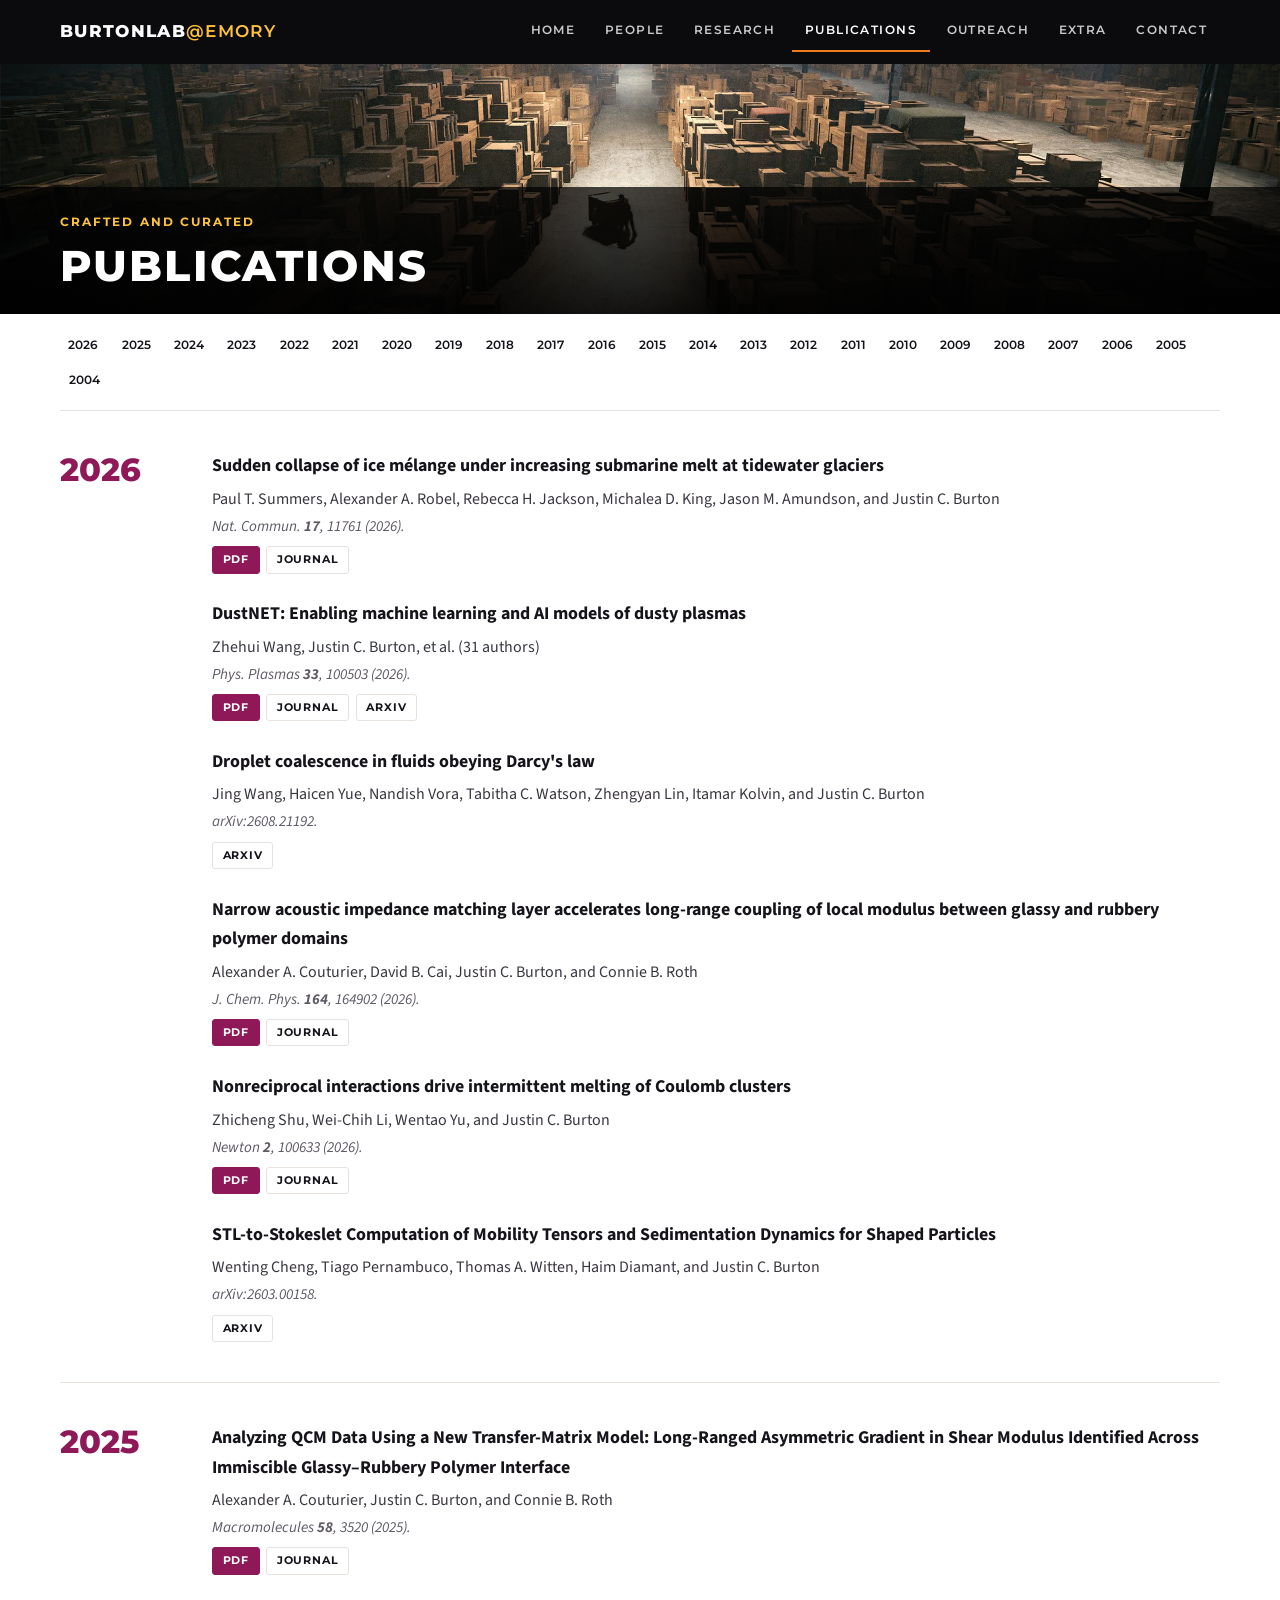
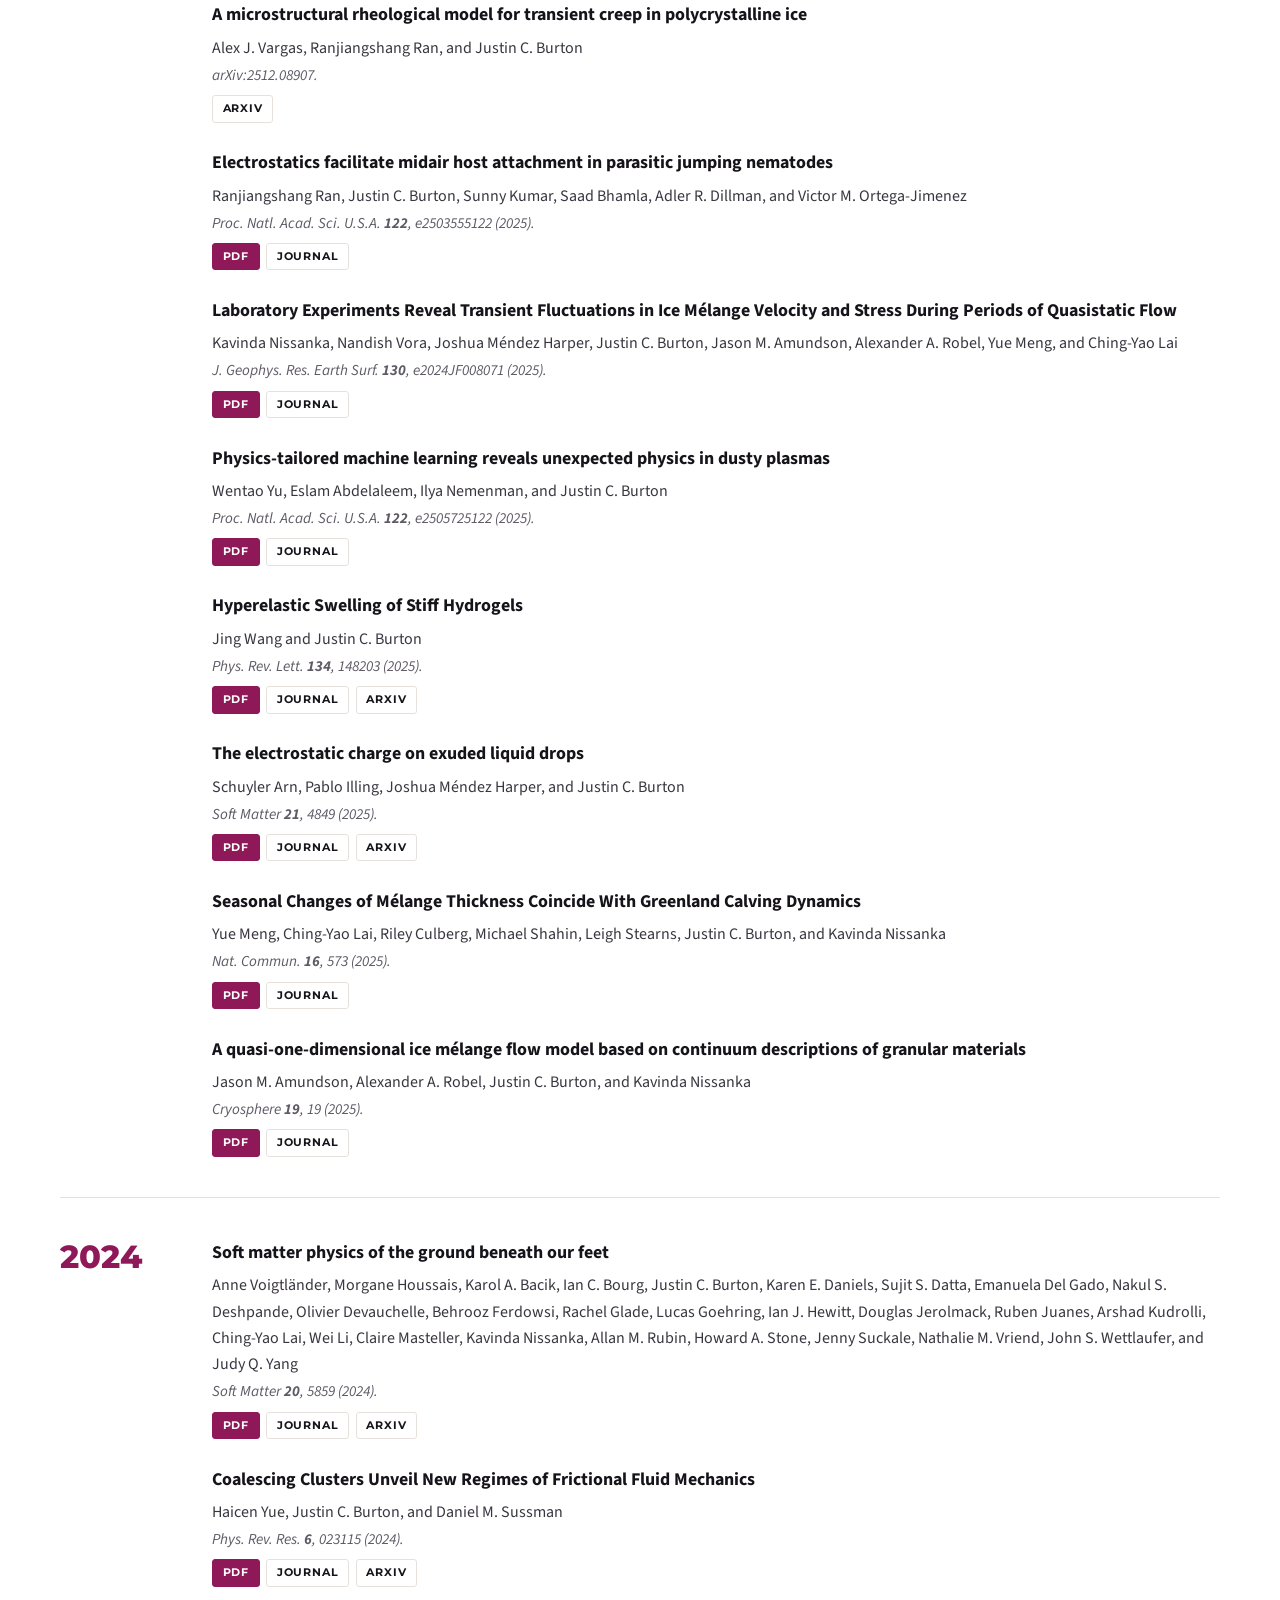
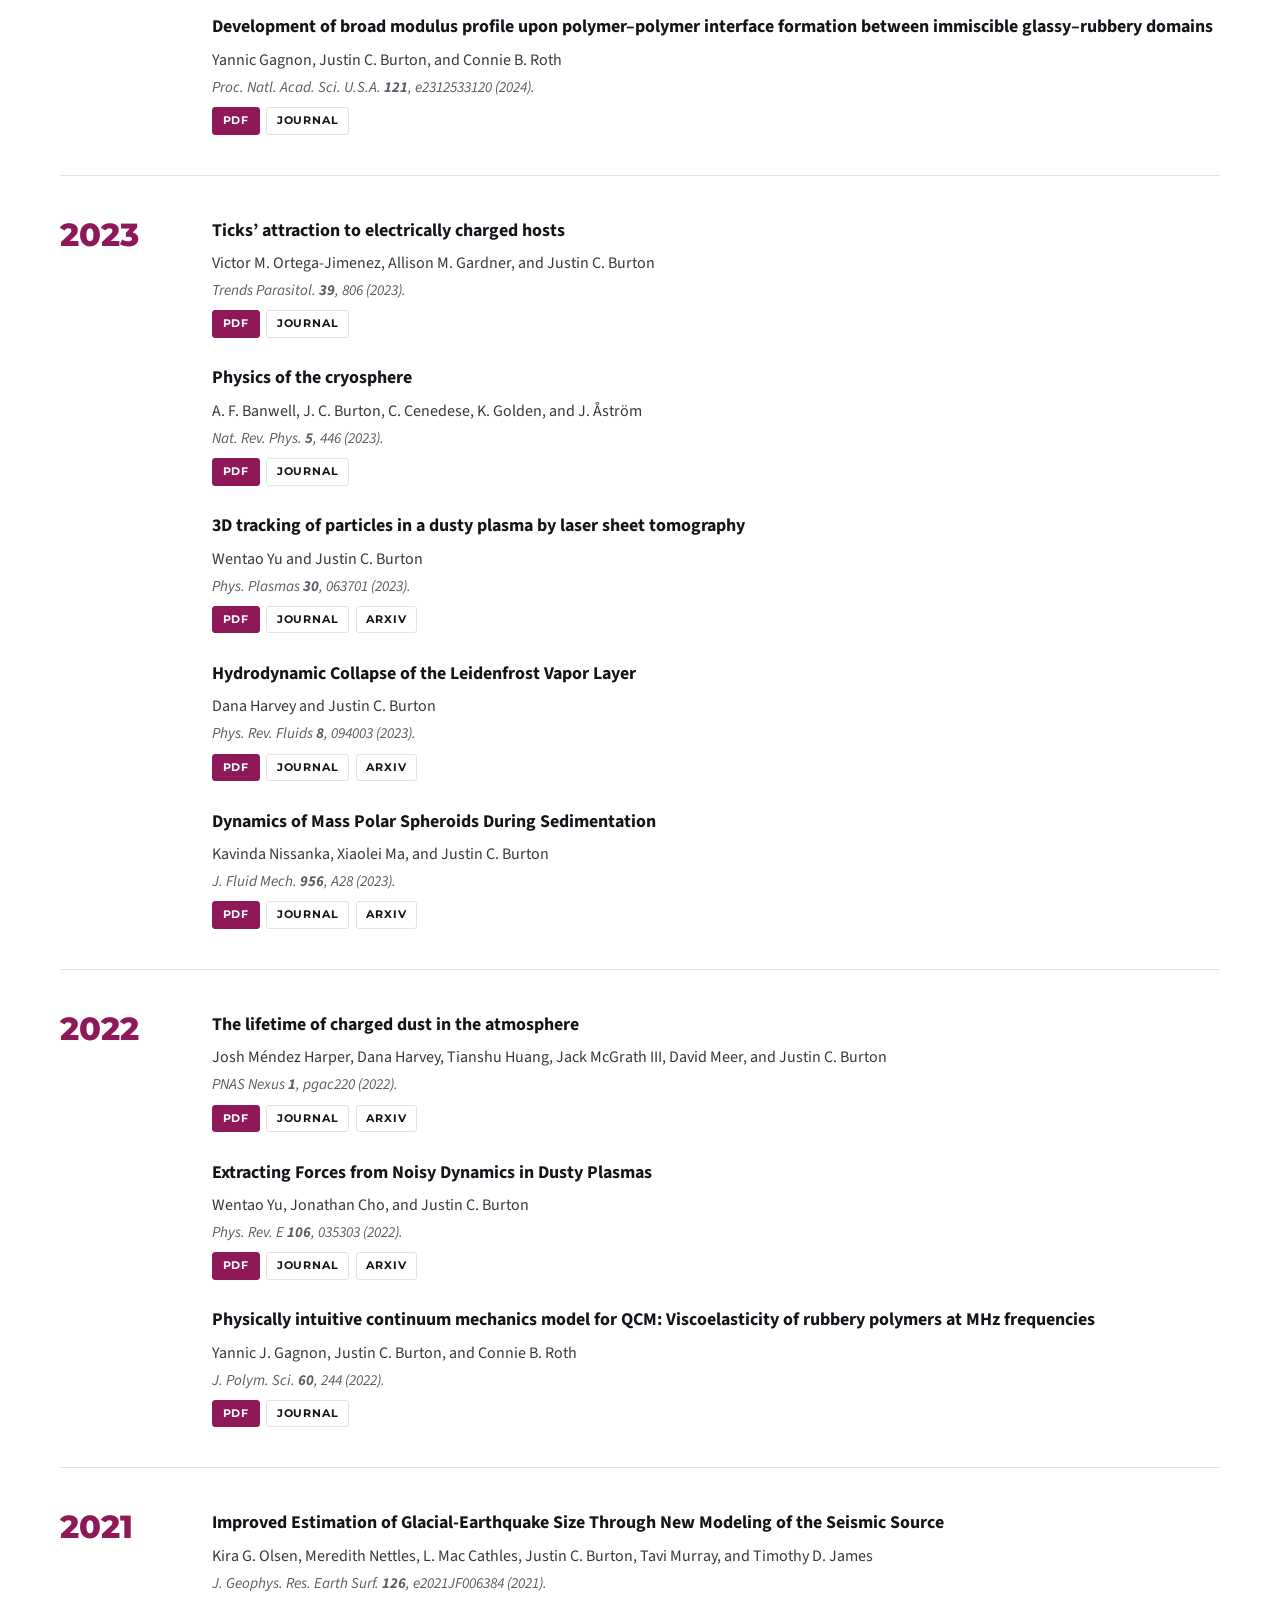
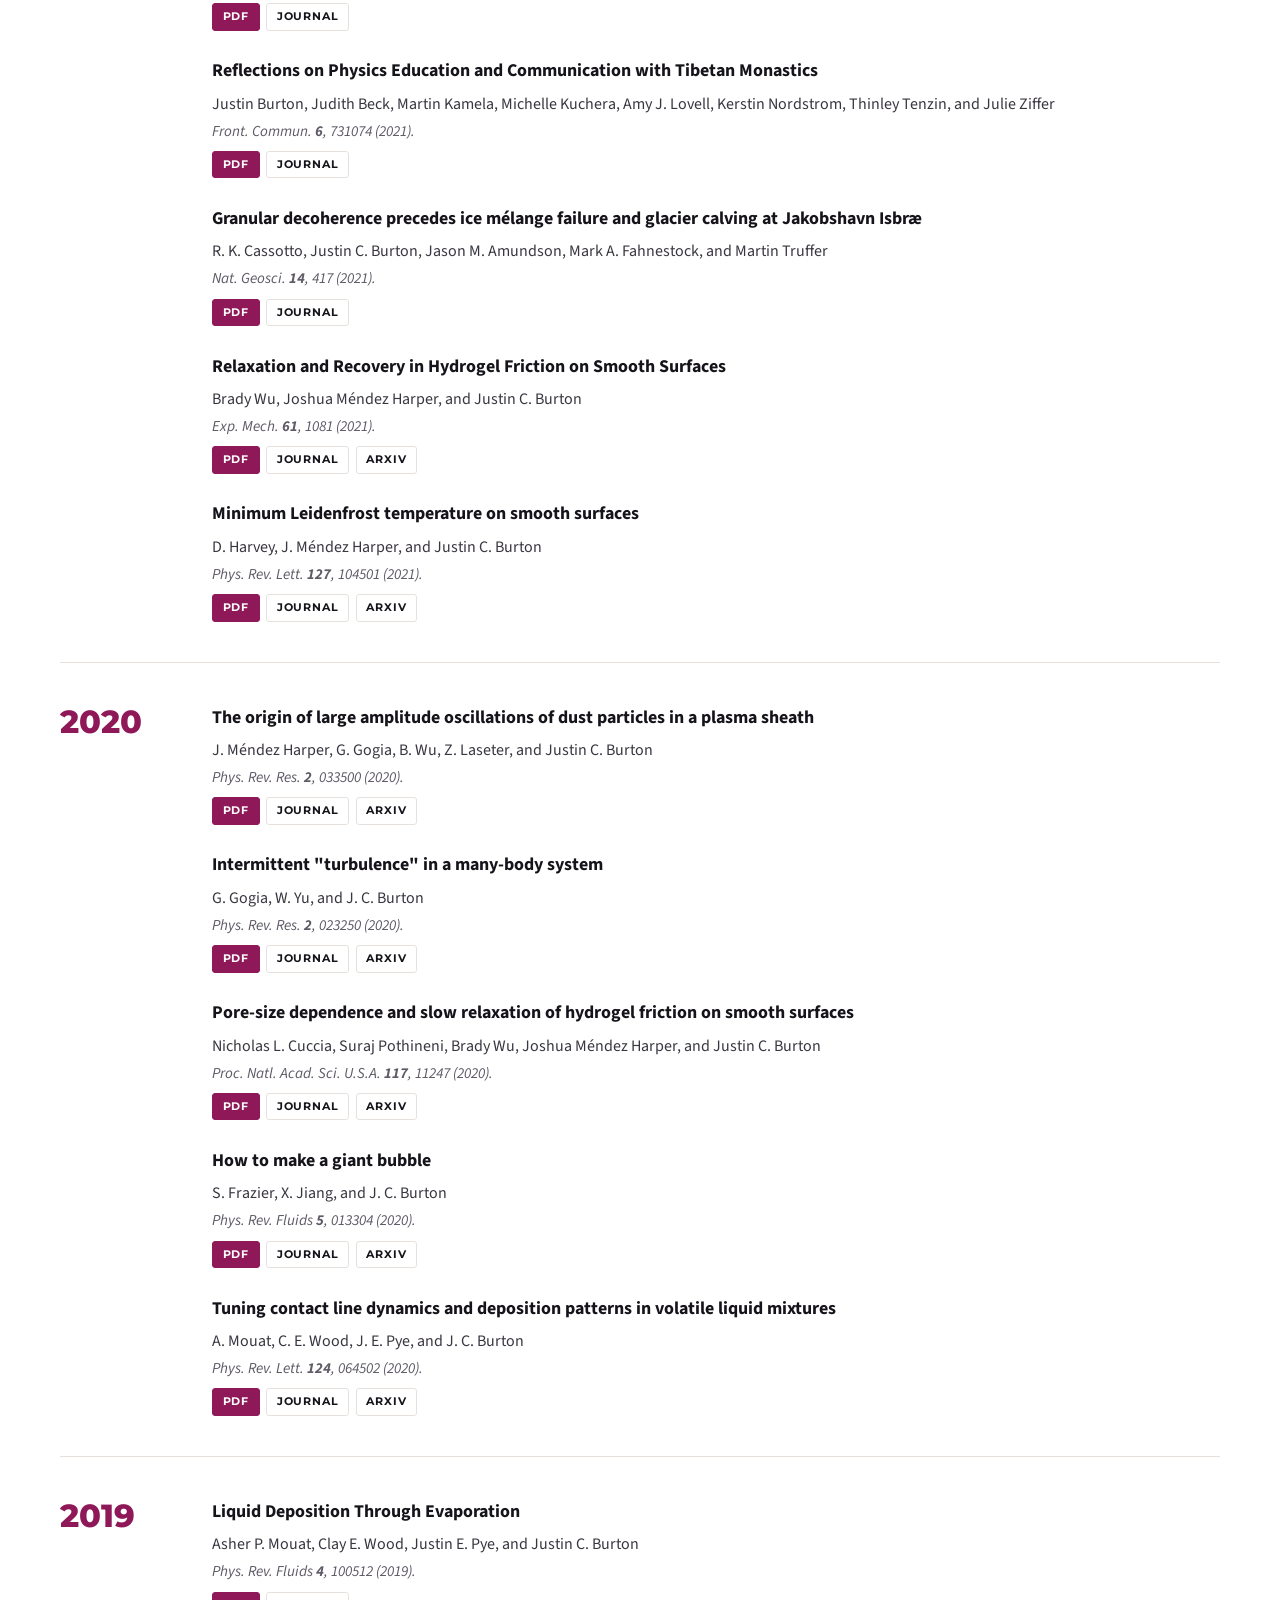
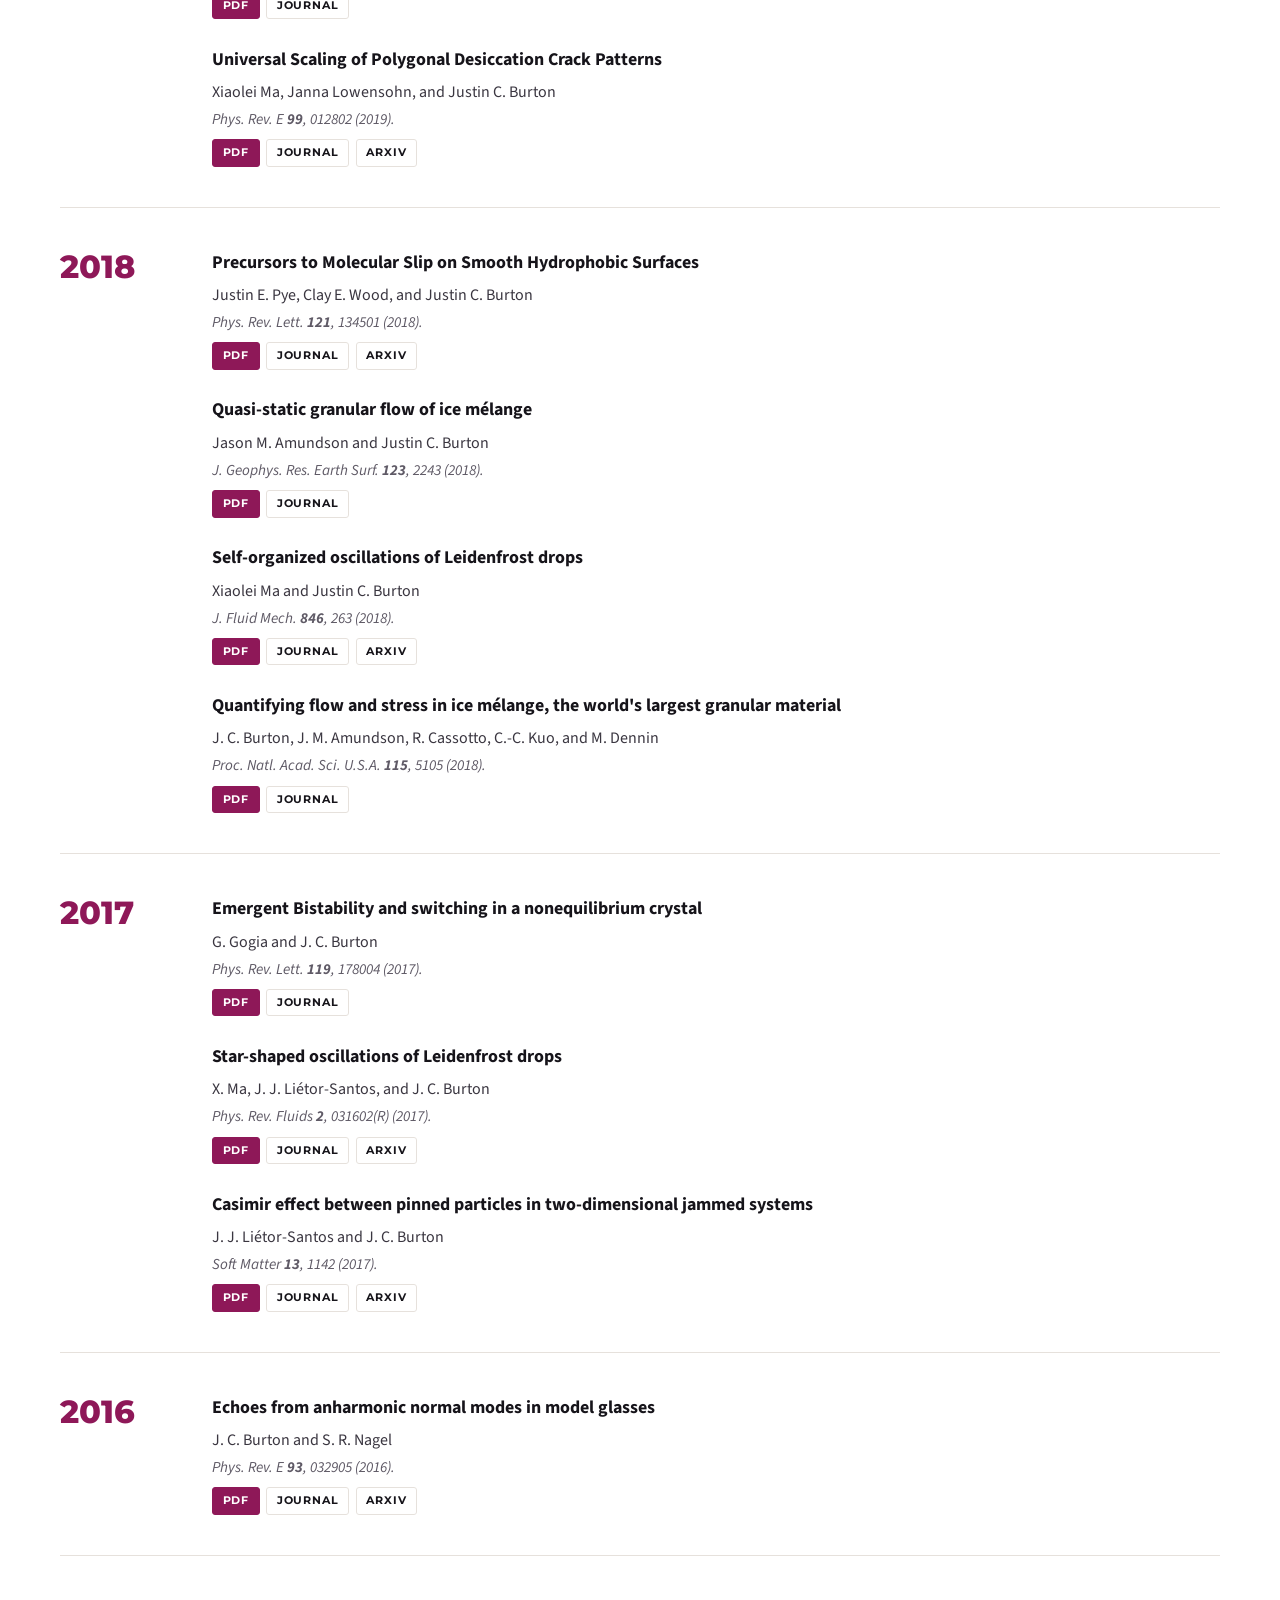
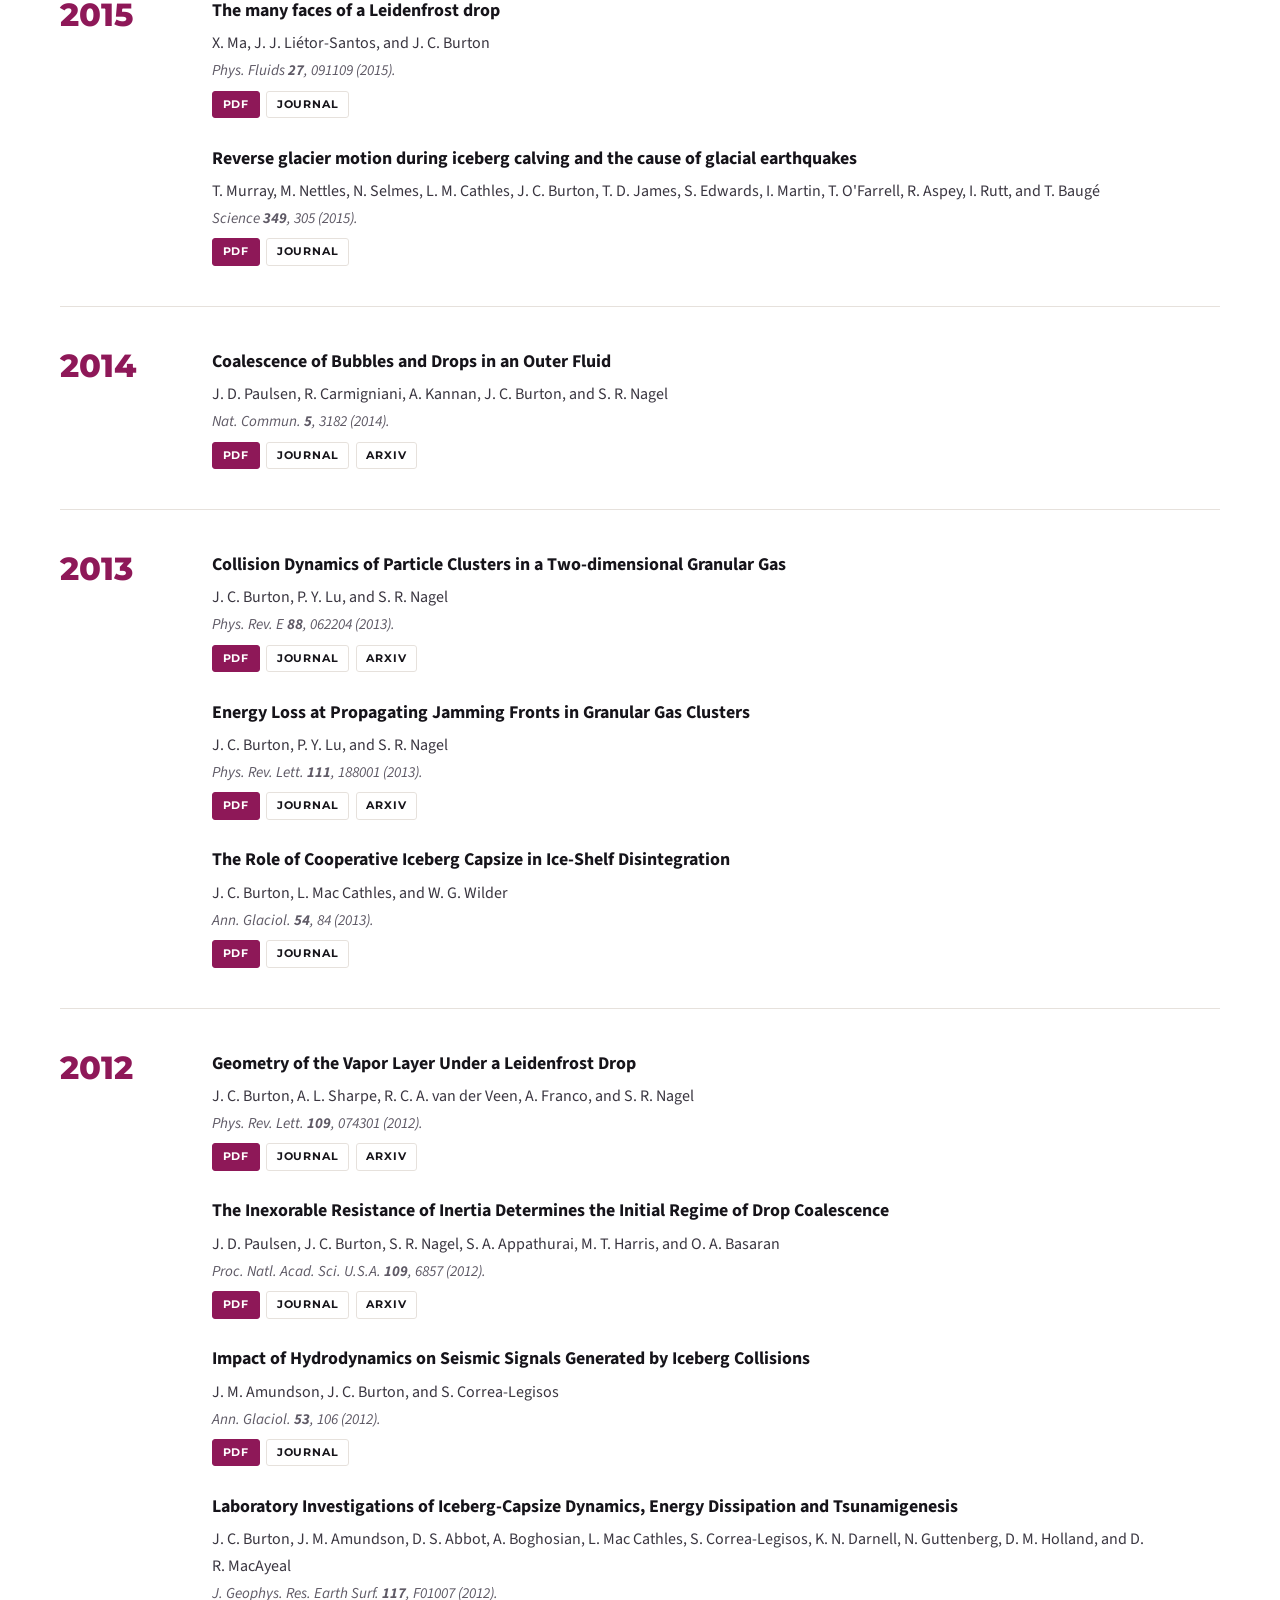
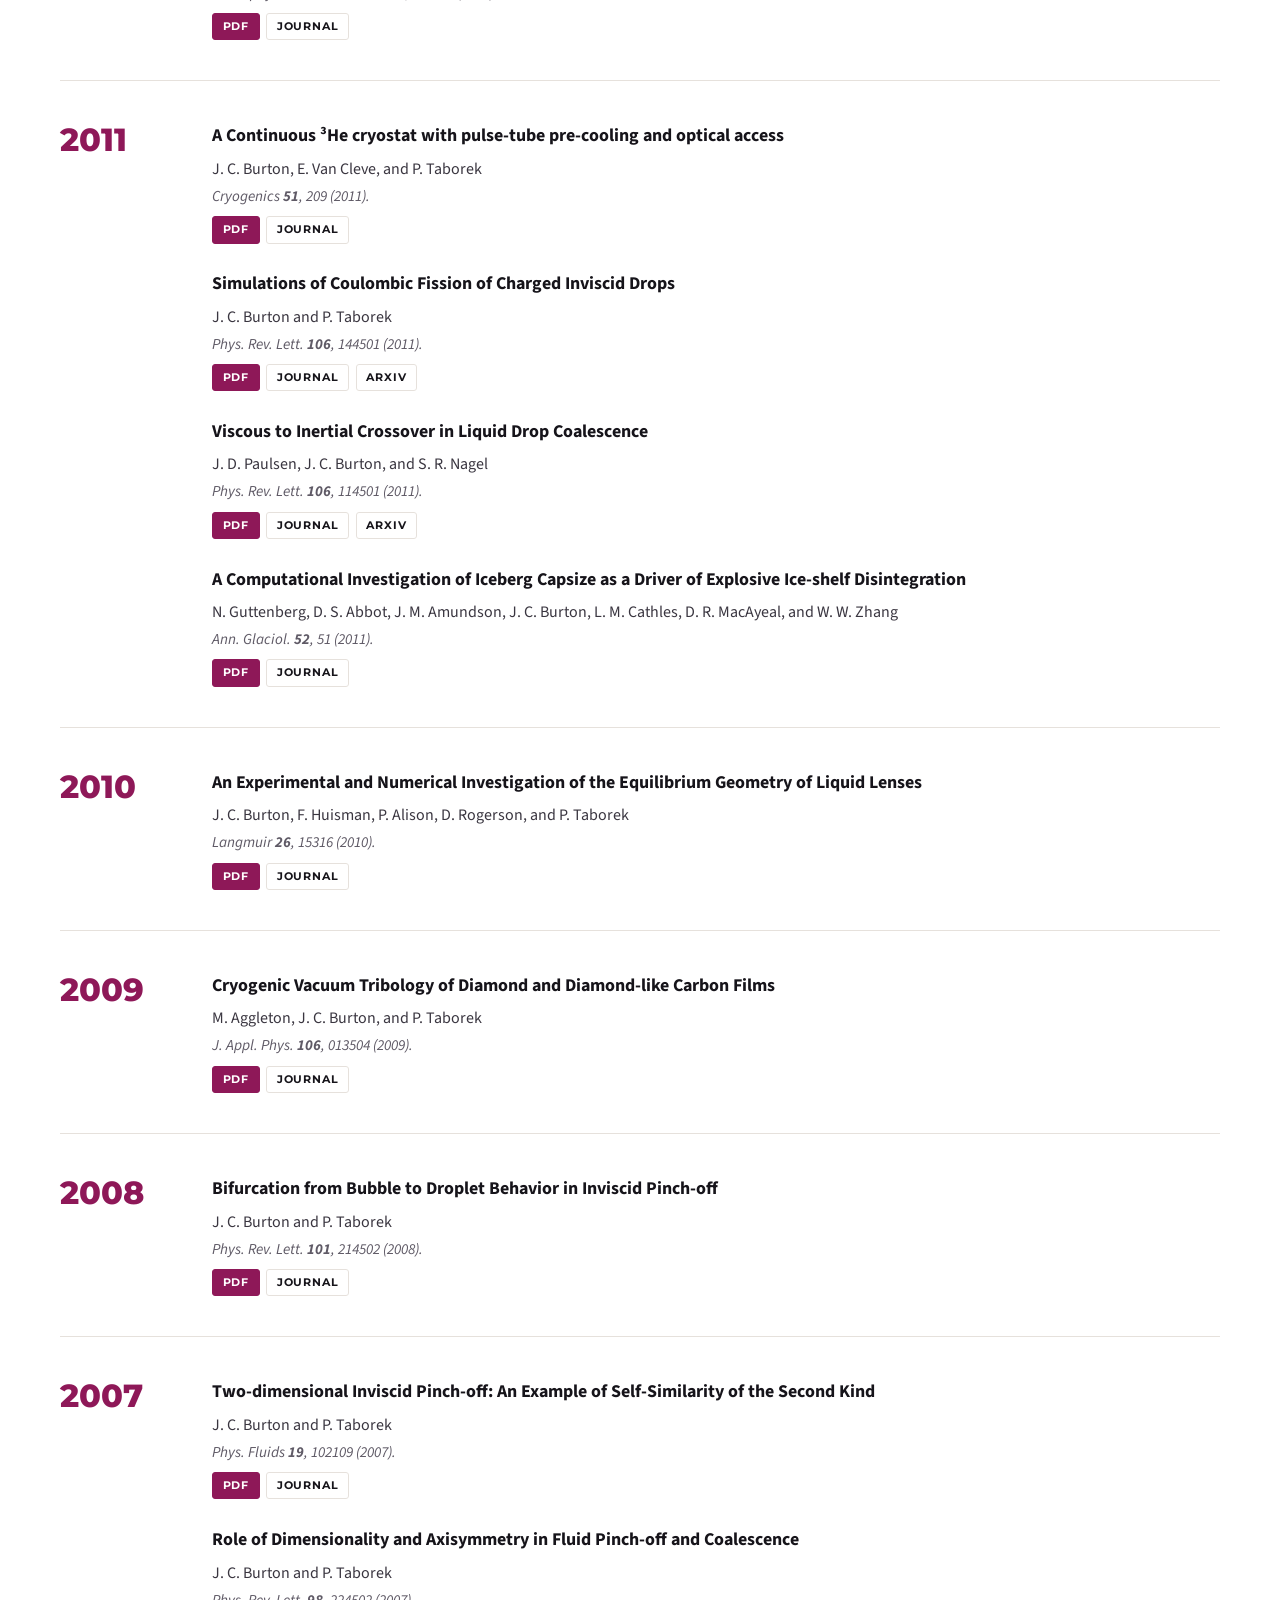
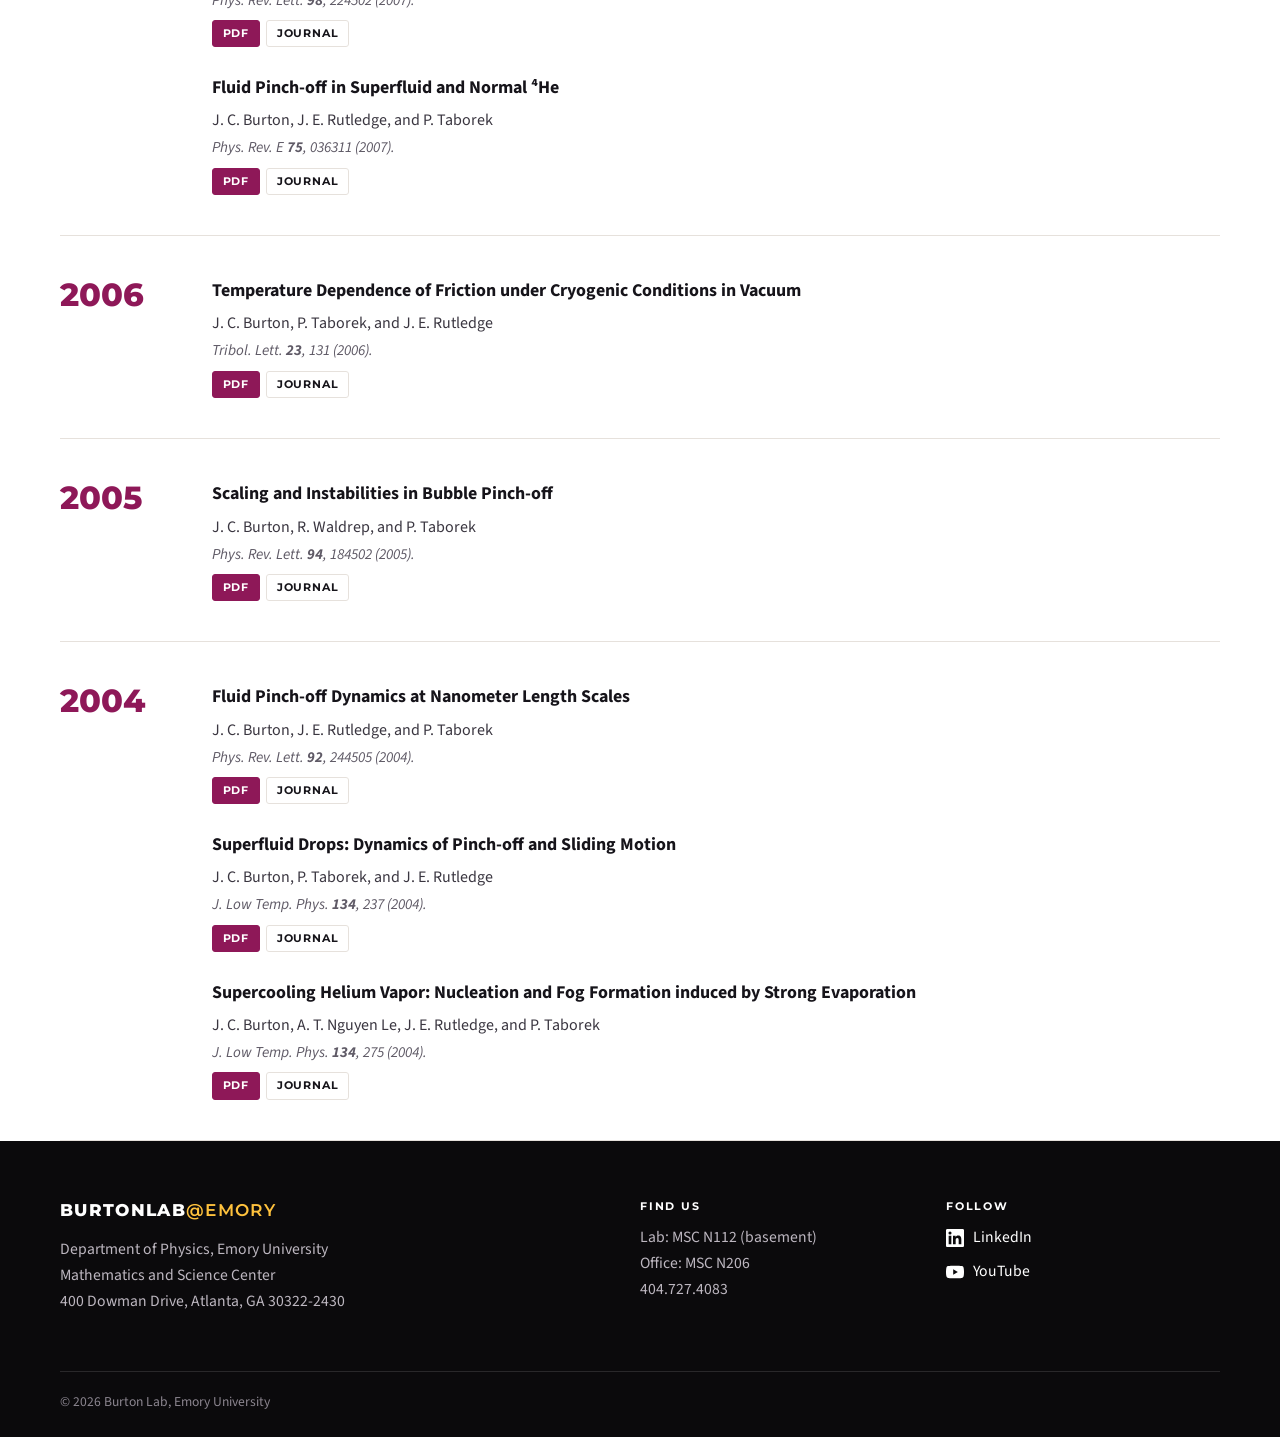
<file: publications.html>
<!DOCTYPE html>
<html lang="en">
<head>
<meta charset="utf-8">
<meta name="viewport" content="width=device-width, initial-scale=1">
<title>Publications | Burton Lab @ Emory</title>
<meta name="description" content="The Burton Lab at Emory University studies the physics of complex and non-equilibrium systems.">
<meta property="og:title" content="Publications | Burton Lab @ Emory">
<meta property="og:description" content="The Burton Lab at Emory University studies the physics of complex and non-equilibrium systems.">
<meta property="og:image" content="assets/img/banners/home-hero.jpg">
<link rel="icon" href="assets/favicon.svg?v=6a2fb48d" type="image/svg+xml">
<link rel="icon" href="assets/favicon-32.png?v=23700c77" type="image/png" sizes="32x32">
<link rel="apple-touch-icon" href="assets/apple-touch-icon.png?v=bfdbe544">
<link rel="preconnect" href="https://fonts.googleapis.com">
<link rel="preconnect" href="https://fonts.gstatic.com" crossorigin>
<link href="https://fonts.googleapis.com/css2?family=Montserrat:wght@500;600;700;800&family=Source+Sans+3:ital,wght@0,400;0,600;0,700;1,400&display=swap" rel="stylesheet">
<link rel="stylesheet" href="css/style.css?v=2722c87f">
<script>document.addEventListener('error',function(e){var t=e.target;if(t&&(t.tagName==='IMG'||t.tagName==='VIDEO')){t.classList.add('missing');}},true);</script>
</head>
<body>
<a class="skip" href="#main">Skip to content</a>
<nav class="topbar" aria-label="Main">
  <div class="wrap topbar-in">
    <a class="brand" href="index.html">BURTONLAB<span>@EMORY</span></a>
    <button class="menu-btn" aria-expanded="false" aria-controls="menu" aria-label="Menu"><span></span><span></span><span></span></button>
    <ul id="menu" class="menu"><li><a href="index.html">Home</a></li><li><a href="people.html">People</a></li><li class="has-sub"><a href="research.html">Research</a><ul class="sub"><li><a href="levitated-matter.html">Levitated Matter</a></li><li><a href="soft-earth-geophysics.html">Soft Earth Geophysics</a></li><li><a href="gels-and-fluids.html">Gels and Fluids</a></li></ul></li><li><a href="publications.html" aria-current="page">Publications</a></li><li><a href="outreach.html">Outreach</a></li><li><a href="extra.html">Extra</a></li><li><a href="contact.html">Contact</a></li></ul>
  </div>
</nav>
<header class="banner"><div class="bg" style="background-image:url('assets/img/banners/publications.jpg?v=9805f93d')"></div><div class="band"><div class="wrap"><p class=kicker>Crafted and curated</p><h1>Publications</h1></div></div></header>
<main id="main">

<div class="wrap">
  <nav class="years" aria-label="Jump to year"><a href="#y2026">2026</a><a href="#y2025">2025</a><a href="#y2024">2024</a><a href="#y2023">2023</a><a href="#y2022">2022</a><a href="#y2021">2021</a><a href="#y2020">2020</a><a href="#y2019">2019</a><a href="#y2018">2018</a><a href="#y2017">2017</a><a href="#y2016">2016</a><a href="#y2015">2015</a><a href="#y2014">2014</a><a href="#y2013">2013</a><a href="#y2012">2012</a><a href="#y2011">2011</a><a href="#y2010">2010</a><a href="#y2009">2009</a><a href="#y2008">2008</a><a href="#y2007">2007</a><a href="#y2006">2006</a><a href="#y2005">2005</a><a href="#y2004">2004</a></nav>
  <section class="year" id="y2026"><h2>2026</h2><ol class="pubs"><li class="pub"><a class="pub-t" href="assets/papers/sudden-collapse-ice-melange-2026.pdf">Sudden collapse of ice mélange under increasing submarine melt at tidewater glaciers</a><p class="pub-a">Paul T. Summers, Alexander A. Robel, Rebecca H. Jackson, Michalea D. King, Jason M. Amundson, and Justin C. Burton</p><p class="pub-v">Nat. Commun. <b>17</b>, 11761 (2026).</p><p class="pub-links"><a href="assets/papers/sudden-collapse-ice-melange-2026.pdf" data-kind="PDF">PDF</a><a href="https://doi.org/10.1038/s41467-026-78423-x" data-kind="Journal">Journal</a></p></li><li class="pub"><a class="pub-t" href="assets/papers/dustnet-machine-learning-dusty-plasmas-2026.pdf">DustNET: Enabling machine learning and AI models of dusty plasmas</a><p class="pub-a">Zhehui Wang, Justin C. Burton, et al. (31 authors)</p><p class="pub-v">Phys. Plasmas <b>33</b>, 100503 (2026).</p><p class="pub-links"><a href="assets/papers/dustnet-machine-learning-dusty-plasmas-2026.pdf" data-kind="PDF">PDF</a><a href="https://doi.org/10.1063/5.0337599" data-kind="Journal">Journal</a><a href="https://arxiv.org/abs/2603.17493" data-kind="arXiv">arXiv</a></p></li><li class="pub"><a class="pub-t" href="https://arxiv.org/abs/2608.21192">Droplet coalescence in fluids obeying Darcy&#x27;s law</a><p class="pub-a">Jing Wang, Haicen Yue, Nandish Vora, Tabitha C. Watson, Zhengyan Lin, Itamar Kolvin, and Justin C. Burton</p><p class="pub-v">arXiv:2608.21192.</p><p class="pub-links"><a href="https://arxiv.org/abs/2608.21192" data-kind="arXiv">arXiv</a></p></li><li class="pub"><a class="pub-t" href="assets/papers/narrow-acoustic-impedance-matching-layer-2026.pdf">Narrow acoustic impedance matching layer accelerates long-range coupling of local modulus between glassy and rubbery polymer domains</a><p class="pub-a">Alexander A. Couturier, David B. Cai, Justin C. Burton, and Connie B. Roth</p><p class="pub-v">J. Chem. Phys. <b>164</b>, 164902 (2026).</p><p class="pub-links"><a href="assets/papers/narrow-acoustic-impedance-matching-layer-2026.pdf" data-kind="PDF">PDF</a><a href="https://doi.org/10.1063/5.0320844" data-kind="Journal">Journal</a></p></li><li class="pub"><a class="pub-t" href="assets/papers/nonreciprocal-interactions-coulomb-clusters-2026.pdf">Nonreciprocal interactions drive intermittent melting of Coulomb clusters</a><p class="pub-a">Zhicheng Shu, Wei-Chih Li, Wentao Yu, and Justin C. Burton</p><p class="pub-v">Newton <b>2</b>, 100633 (2026).</p><p class="pub-links"><a href="assets/papers/nonreciprocal-interactions-coulomb-clusters-2026.pdf" data-kind="PDF">PDF</a><a href="https://doi.org/10.1016/j.newton.2026.100633" data-kind="Journal">Journal</a></p></li><li class="pub"><a class="pub-t" href="https://arxiv.org/abs/2603.00158">STL-to-Stokeslet Computation of Mobility Tensors and Sedimentation Dynamics for Shaped Particles</a><p class="pub-a">Wenting Cheng, Tiago Pernambuco, Thomas A. Witten, Haim Diamant, and Justin C. Burton</p><p class="pub-v">arXiv:2603.00158.</p><p class="pub-links"><a href="https://arxiv.org/abs/2603.00158" data-kind="arXiv">arXiv</a></p></li></ol></section><section class="year" id="y2025"><h2>2025</h2><ol class="pubs"><li class="pub"><a class="pub-t" href="assets/papers/analyzing-qcm-data-transfer-matrix-2025.pdf">Analyzing QCM Data Using a New Transfer-Matrix Model: Long-Ranged Asymmetric Gradient in Shear Modulus Identified Across Immiscible Glassy–Rubbery Polymer Interface</a><p class="pub-a">Alexander A. Couturier, Justin C. Burton, and Connie B. Roth</p><p class="pub-v">Macromolecules <b>58</b>, 3520 (2025).</p><p class="pub-links"><a href="assets/papers/analyzing-qcm-data-transfer-matrix-2025.pdf" data-kind="PDF">PDF</a><a href="https://doi.org/10.1021/acs.macromol.4c02847" data-kind="Journal">Journal</a></p></li><li class="pub"><a class="pub-t" href="https://arxiv.org/abs/2512.08907">A microstructural rheological model for transient creep in polycrystalline ice</a><p class="pub-a">Alex J. Vargas, Ranjiangshang Ran, and Justin C. Burton</p><p class="pub-v">arXiv:2512.08907.</p><p class="pub-links"><a href="https://arxiv.org/abs/2512.08907" data-kind="arXiv">arXiv</a></p></li><li class="pub"><a class="pub-t" href="assets/papers/electrostatics-facilitate-midair-host-attachment-2025.pdf">Electrostatics facilitate midair host attachment in parasitic jumping nematodes</a><p class="pub-a">Ranjiangshang Ran, Justin C. Burton, Sunny Kumar, Saad Bhamla, Adler R. Dillman, and Victor M. Ortega-Jimenez</p><p class="pub-v">Proc. Natl. Acad. Sci. U.S.A. <b>122</b>, e2503555122 (2025).</p><p class="pub-links"><a href="assets/papers/electrostatics-facilitate-midair-host-attachment-2025.pdf" data-kind="PDF">PDF</a><a href="https://doi.org/10.1073/pnas.2503555122" data-kind="Journal">Journal</a></p></li><li class="pub"><a class="pub-t" href="assets/papers/experimental-investigations-of-ice-melange-2024.pdf">Laboratory Experiments Reveal Transient Fluctuations in Ice Mélange Velocity and Stress During Periods of Quasistatic Flow</a><p class="pub-a">Kavinda Nissanka, Nandish Vora, Joshua Méndez Harper, Justin C. Burton, Jason M. Amundson, Alexander A. Robel, Yue Meng, and Ching-Yao Lai</p><p class="pub-v">J. Geophys. Res. Earth Surf. <b>130</b>, e2024JF008071 (2025).</p><p class="pub-links"><a href="assets/papers/experimental-investigations-of-ice-melange-2024.pdf" data-kind="PDF">PDF</a><a href="https://doi.org/10.1029/2024JF008071" data-kind="Journal">Journal</a></p></li><li class="pub"><a class="pub-t" href="assets/papers/yu-et-al-physics-tailored-machine-learning-reveals-unexpected-physics-in-dusty-plasmas.pdf">Physics-tailored machine learning reveals unexpected physics in dusty plasmas</a><p class="pub-a">Wentao Yu, Eslam Abdelaleem, Ilya Nemenman, and Justin C. Burton</p><p class="pub-v">Proc. Natl. Acad. Sci. U.S.A. <b>122</b>, e2505725122 (2025).</p><p class="pub-links"><a href="assets/papers/yu-et-al-physics-tailored-machine-learning-reveals-unexpected-physics-in-dusty-plasmas.pdf" data-kind="PDF">PDF</a><a href="https://doi.org/10.1073/pnas.2505725122" data-kind="Journal">Journal</a></p></li><li class="pub"><a class="pub-t" href="assets/papers/hyperelastic-swelling-of-stiff-hydrogels-2025.pdf">Hyperelastic Swelling of Stiff Hydrogels</a><p class="pub-a">Jing Wang and Justin C. Burton</p><p class="pub-v">Phys. Rev. Lett. <b>134</b>, 148203 (2025).</p><p class="pub-links"><a href="assets/papers/hyperelastic-swelling-of-stiff-hydrogels-2025.pdf" data-kind="PDF">PDF</a><a href="https://doi.org/10.1103/PhysRevLett.134.148203" data-kind="Journal">Journal</a><a href="https://arxiv.org/abs/2401.04251" data-kind="arXiv">arXiv</a></p></li><li class="pub"><a class="pub-t" href="assets/papers/the-electrostatic-charge-2025.pdf">The electrostatic charge on exuded liquid drops</a><p class="pub-a">Schuyler Arn, Pablo Illing, Joshua Méndez Harper, and Justin C. Burton</p><p class="pub-v">Soft Matter <b>21</b>, 4849 (2025).</p><p class="pub-links"><a href="assets/papers/the-electrostatic-charge-2025.pdf" data-kind="PDF">PDF</a><a href="https://doi.org/10.1039/D5SM00089K" data-kind="Journal">Journal</a><a href="https://arxiv.org/abs/2502.00159" data-kind="arXiv">arXiv</a></p></li><li class="pub"><a class="pub-t" href="assets/papers/seasonal-changes-of-melange-thickness-2025.pdf">Seasonal Changes of Mélange Thickness Coincide With Greenland Calving Dynamics</a><p class="pub-a">Yue Meng, Ching-Yao Lai, Riley Culberg, Michael Shahin, Leigh Stearns, Justin C. Burton, and Kavinda Nissanka</p><p class="pub-v">Nat. Commun. <b>16</b>, 573 (2025).</p><p class="pub-links"><a href="assets/papers/seasonal-changes-of-melange-thickness-2025.pdf" data-kind="PDF">PDF</a><a href="https://doi.org/10.1038/s41467-024-55241-7" data-kind="Journal">Journal</a></p></li><li class="pub"><a class="pub-t" href="assets/papers/a-quasi-one-dimensional-ice-melange-2025.pdf">A quasi-one-dimensional ice mélange flow model based on continuum descriptions of granular materials</a><p class="pub-a">Jason M. Amundson, Alexander A. Robel, Justin C. Burton, and Kavinda Nissanka</p><p class="pub-v">Cryosphere <b>19</b>, 19 (2025).</p><p class="pub-links"><a href="assets/papers/a-quasi-one-dimensional-ice-melange-2025.pdf" data-kind="PDF">PDF</a><a href="https://doi.org/10.5194/tc-19-19-2025" data-kind="Journal">Journal</a></p></li></ol></section><section class="year" id="y2024"><h2>2024</h2><ol class="pubs"><li class="pub"><a class="pub-t" href="assets/papers/soft-matter-physics-of-the-ground-2024.pdf">Soft matter physics of the ground beneath our feet</a><p class="pub-a">Anne Voigtländer, Morgane Houssais, Karol A. Bacik, Ian C. Bourg, Justin C. Burton, Karen E. Daniels, Sujit S. Datta, Emanuela Del Gado, Nakul S. Deshpande, Olivier Devauchelle, Behrooz Ferdowsi, Rachel Glade, Lucas Goehring, Ian J. Hewitt, Douglas Jerolmack, Ruben Juanes, Arshad Kudrolli, Ching-Yao Lai, Wei Li, Claire Masteller, Kavinda Nissanka, Allan M. Rubin, Howard A. Stone, Jenny Suckale, Nathalie M. Vriend, John S. Wettlaufer, and Judy Q. Yang</p><p class="pub-v">Soft Matter <b>20</b>, 5859 (2024).</p><p class="pub-links"><a href="assets/papers/soft-matter-physics-of-the-ground-2024.pdf" data-kind="PDF">PDF</a><a href="https://doi.org/10.1039/d4sm00391h" data-kind="Journal">Journal</a><a href="https://arxiv.org/abs/2308.00162" data-kind="arXiv">arXiv</a></p></li><li class="pub"><a class="pub-t" href="assets/papers/coalescing-clusters-unveil-2024.pdf">Coalescing Clusters Unveil New Regimes of Frictional Fluid Mechanics</a><p class="pub-a">Haicen Yue, Justin C. Burton, and Daniel M. Sussman</p><p class="pub-v">Phys. Rev. Res. <b>6</b>, 023115 (2024).</p><p class="pub-links"><a href="assets/papers/coalescing-clusters-unveil-2024.pdf" data-kind="PDF">PDF</a><a href="https://doi.org/10.1103/PhysRevResearch.6.023115" data-kind="Journal">Journal</a><a href="https://arxiv.org/abs/2210.06675" data-kind="arXiv">arXiv</a></p></li><li class="pub"><a class="pub-t" href="assets/papers/development-of-broad-modulus-profile-2023.pdf">Development of broad modulus profile upon polymer–polymer interface formation between immiscible glassy–rubbery domains</a><p class="pub-a">Yannic Gagnon, Justin C. Burton, and Connie B. Roth</p><p class="pub-v">Proc. Natl. Acad. Sci. U.S.A. <b>121</b>, e2312533120 (2024).</p><p class="pub-links"><a href="assets/papers/development-of-broad-modulus-profile-2023.pdf" data-kind="PDF">PDF</a><a href="https://doi.org/10.1073/pnas.2312533120" data-kind="Journal">Journal</a></p></li></ol></section><section class="year" id="y2023"><h2>2023</h2><ol class="pubs"><li class="pub"><a class="pub-t" href="assets/papers/ticks-attraction-to-electrically-charged-hosts-2023.pdf">Ticks’ attraction to electrically charged hosts</a><p class="pub-a">Victor M. Ortega-Jimenez, Allison M. Gardner, and Justin C. Burton</p><p class="pub-v">Trends Parasitol. <b>39</b>, 806 (2023).</p><p class="pub-links"><a href="assets/papers/ticks-attraction-to-electrically-charged-hosts-2023.pdf" data-kind="PDF">PDF</a><a href="https://doi.org/10.1016/j.pt.2023.08.001" data-kind="Journal">Journal</a></p></li><li class="pub"><a class="pub-t" href="assets/papers/physics-of-the-cryosphere-2023.pdf">Physics of the cryosphere</a><p class="pub-a">A. F. Banwell, J. C. Burton, C. Cenedese, K. Golden, and J. Åström</p><p class="pub-v">Nat. Rev. Phys. <b>5</b>, 446 (2023).</p><p class="pub-links"><a href="assets/papers/physics-of-the-cryosphere-2023.pdf" data-kind="PDF">PDF</a><a href="https://doi.org/10.1038/s42254-023-00610-2" data-kind="Journal">Journal</a></p></li><li class="pub"><a class="pub-t" href="assets/papers/3d-tracking-of-particles-2023.pdf">3D tracking of particles in a dusty plasma by laser sheet tomography</a><p class="pub-a">Wentao Yu and Justin C. Burton</p><p class="pub-v">Phys. Plasmas <b>30</b>, 063701 (2023).</p><p class="pub-links"><a href="assets/papers/3d-tracking-of-particles-2023.pdf" data-kind="PDF">PDF</a><a href="https://doi.org/10.1063/5.0147458" data-kind="Journal">Journal</a><a href="https://arxiv.org/abs/2302.12975" data-kind="arXiv">arXiv</a></p></li><li class="pub"><a class="pub-t" href="assets/papers/hydrodynamic-collapse-2023.pdf">Hydrodynamic Collapse of the Leidenfrost Vapor Layer</a><p class="pub-a">Dana Harvey and Justin C. Burton</p><p class="pub-v">Phys. Rev. Fluids <b>8</b>, 094003 (2023).</p><p class="pub-links"><a href="assets/papers/hydrodynamic-collapse-2023.pdf" data-kind="PDF">PDF</a><a href="https://doi.org/10.1103/PhysRevFluids.8.094003" data-kind="Journal">Journal</a><a href="https://arxiv.org/abs/2301.10650" data-kind="arXiv">arXiv</a></p></li><li class="pub"><a class="pub-t" href="assets/papers/dynamics-of-mass-polar-spheroids-2023.pdf">Dynamics of Mass Polar Spheroids During Sedimentation</a><p class="pub-a">Kavinda Nissanka, Xiaolei Ma, and Justin C. Burton</p><p class="pub-v">J. Fluid Mech. <b>956</b>, A28 (2023).</p><p class="pub-links"><a href="assets/papers/dynamics-of-mass-polar-spheroids-2023.pdf" data-kind="PDF">PDF</a><a href="https://doi.org/10.1017/jfm.2023.32" data-kind="Journal">Journal</a><a href="https://arxiv.org/abs/2206.09505" data-kind="arXiv">arXiv</a></p></li></ol></section><section class="year" id="y2022"><h2>2022</h2><ol class="pubs"><li class="pub"><a class="pub-t" href="assets/papers/the-lifetime-of-charged-dust-2022.pdf">The lifetime of charged dust in the atmosphere</a><p class="pub-a">Josh Méndez Harper, Dana Harvey, Tianshu Huang, Jack McGrath III, David Meer, and Justin C. Burton</p><p class="pub-v">PNAS Nexus <b>1</b>, pgac220 (2022).</p><p class="pub-links"><a href="assets/papers/the-lifetime-of-charged-dust-2022.pdf" data-kind="PDF">PDF</a><a href="https://doi.org/10.1093/pnasnexus/pgac220" data-kind="Journal">Journal</a><a href="https://arxiv.org/abs/2206.06848" data-kind="arXiv">arXiv</a></p></li><li class="pub"><a class="pub-t" href="assets/papers/extracting-forces-2022.pdf">Extracting Forces from Noisy Dynamics in Dusty Plasmas</a><p class="pub-a">Wentao Yu, Jonathan Cho, and Justin C. Burton</p><p class="pub-v">Phys. Rev. E <b>106</b>, 035303 (2022).</p><p class="pub-links"><a href="assets/papers/extracting-forces-2022.pdf" data-kind="PDF">PDF</a><a href="https://doi.org/10.1103/PhysRevE.106.035303" data-kind="Journal">Journal</a><a href="https://arxiv.org/abs/2203.03740" data-kind="arXiv">arXiv</a></p></li><li class="pub"><a class="pub-t" href="assets/papers/physically-intuitive-continuum-mechanics-model-2021.pdf">Physically intuitive continuum mechanics model for QCM: Viscoelasticity of rubbery polymers at MHz frequencies</a><p class="pub-a">Yannic J. Gagnon, Justin C. Burton, and Connie B. Roth</p><p class="pub-v">J. Polym. Sci. <b>60</b>, 244 (2022).</p><p class="pub-links"><a href="assets/papers/physically-intuitive-continuum-mechanics-model-2021.pdf" data-kind="PDF">PDF</a><a href="https://doi.org/10.1002/pol.20210763" data-kind="Journal">Journal</a></p></li></ol></section><section class="year" id="y2021"><h2>2021</h2><ol class="pubs"><li class="pub"><a class="pub-t" href="assets/papers/improved-estimation-of-glacial-earthquake-size-2021.pdf">Improved Estimation of Glacial-Earthquake Size Through New Modeling of the Seismic Source</a><p class="pub-a">Kira G. Olsen, Meredith Nettles, L. Mac Cathles, Justin C. Burton, Tavi Murray, and Timothy D. James</p><p class="pub-v">J. Geophys. Res. Earth Surf. <b>126</b>, e2021JF006384 (2021).</p><p class="pub-links"><a href="assets/papers/improved-estimation-of-glacial-earthquake-size-2021.pdf" data-kind="PDF">PDF</a><a href="https://doi.org/10.1029/2021JF006384" data-kind="Journal">Journal</a></p></li><li class="pub"><a class="pub-t" href="assets/papers/reflections-on-physics-education-2021.pdf">Reflections on Physics Education and Communication with Tibetan Monastics</a><p class="pub-a">Justin Burton, Judith Beck, Martin Kamela, Michelle Kuchera, Amy J. Lovell, Kerstin Nordstrom, Thinley Tenzin, and Julie Ziffer</p><p class="pub-v">Front. Commun. <b>6</b>, 731074 (2021).</p><p class="pub-links"><a href="assets/papers/reflections-on-physics-education-2021.pdf" data-kind="PDF">PDF</a><a href="https://doi.org/10.3389/fcomm.2021.731074" data-kind="Journal">Journal</a></p></li><li class="pub"><a class="pub-t" href="assets/papers/granular-decoherence-2021.pdf">Granular decoherence precedes ice mélange failure and glacier calving at Jakobshavn Isbræ</a><p class="pub-a">R. K. Cassotto, Justin C. Burton, Jason M. Amundson, Mark A. Fahnestock, and Martin Truffer</p><p class="pub-v">Nat. Geosci. <b>14</b>, 417 (2021).</p><p class="pub-links"><a href="assets/papers/granular-decoherence-2021.pdf" data-kind="PDF">PDF</a><a href="https://doi.org/10.1038/s41561-021-00754-9" data-kind="Journal">Journal</a></p></li><li class="pub"><a class="pub-t" href="assets/papers/relaxation-and-recovery-2021.pdf">Relaxation and Recovery in Hydrogel Friction on Smooth Surfaces</a><p class="pub-a">Brady Wu, Joshua Méndez Harper, and Justin C. Burton</p><p class="pub-v">Exp. Mech. <b>61</b>, 1081 (2021).</p><p class="pub-links"><a href="assets/papers/relaxation-and-recovery-2021.pdf" data-kind="PDF">PDF</a><a href="https://doi.org/10.1007/s11340-020-00748-z" data-kind="Journal">Journal</a><a href="https://arxiv.org/abs/2101.04559" data-kind="arXiv">arXiv</a></p></li><li class="pub"><a class="pub-t" href="assets/papers/minimum-leidenfrost-temperature-2021.pdf">Minimum Leidenfrost temperature on smooth surfaces</a><p class="pub-a">D. Harvey, J. Méndez Harper, and Justin C. Burton</p><p class="pub-v">Phys. Rev. Lett. <b>127</b>, 104501 (2021).</p><p class="pub-links"><a href="assets/papers/minimum-leidenfrost-temperature-2021.pdf" data-kind="PDF">PDF</a><a href="https://doi.org/10.1103/PhysRevLett.127.104501" data-kind="Journal">Journal</a><a href="https://arxiv.org/abs/2010.10480" data-kind="arXiv">arXiv</a></p></li></ol></section><section class="year" id="y2020"><h2>2020</h2><ol class="pubs"><li class="pub"><a class="pub-t" href="assets/papers/origin-of-large-amplitude-oscillations-2020.pdf">The origin of large amplitude oscillations of dust particles in a plasma sheath</a><p class="pub-a">J. Méndez Harper, G. Gogia, B. Wu, Z. Laseter, and Justin C. Burton</p><p class="pub-v">Phys. Rev. Res. <b>2</b>, 033500 (2020).</p><p class="pub-links"><a href="assets/papers/origin-of-large-amplitude-oscillations-2020.pdf" data-kind="PDF">PDF</a><a href="https://doi.org/10.1103/PhysRevResearch.2.033500" data-kind="Journal">Journal</a><a href="https://arxiv.org/abs/1908.03138" data-kind="arXiv">arXiv</a></p></li><li class="pub"><a class="pub-t" href="assets/papers/intermittent-turbulence-2020.pdf">Intermittent &quot;turbulence&quot; in a many-body system</a><p class="pub-a">G. Gogia, W. Yu, and J. C. Burton</p><p class="pub-v">Phys. Rev. Res. <b>2</b>, 023250 (2020).</p><p class="pub-links"><a href="assets/papers/intermittent-turbulence-2020.pdf" data-kind="PDF">PDF</a><a href="https://doi.org/10.1103/PhysRevResearch.2.023250" data-kind="Journal">Journal</a><a href="https://arxiv.org/abs/1901.10567" data-kind="arXiv">arXiv</a></p></li><li class="pub"><a class="pub-t" href="assets/papers/pore-size-dependence-2020.pdf">Pore-size dependence and slow relaxation of hydrogel friction on smooth surfaces</a><p class="pub-a">Nicholas L. Cuccia, Suraj Pothineni, Brady Wu, Joshua Méndez Harper, and Justin C. Burton</p><p class="pub-v">Proc. Natl. Acad. Sci. U.S.A. <b>117</b>, 11247 (2020).</p><p class="pub-links"><a href="assets/papers/pore-size-dependence-2020.pdf" data-kind="PDF">PDF</a><a href="https://doi.org/10.1073/pnas.1922364117" data-kind="Journal">Journal</a><a href="https://arxiv.org/abs/2001.00620" data-kind="arXiv">arXiv</a></p></li><li class="pub"><a class="pub-t" href="assets/papers/how-to-make-a-giant-bubble-2020.pdf">How to make a giant bubble</a><p class="pub-a">S. Frazier, X. Jiang, and J. C. Burton</p><p class="pub-v">Phys. Rev. Fluids <b>5</b>, 013304 (2020).</p><p class="pub-links"><a href="assets/papers/how-to-make-a-giant-bubble-2020.pdf" data-kind="PDF">PDF</a><a href="https://doi.org/10.1103/PhysRevFluids.5.013304" data-kind="Journal">Journal</a><a href="https://arxiv.org/abs/1908.00537" data-kind="arXiv">arXiv</a></p></li><li class="pub"><a class="pub-t" href="assets/papers/tuning-contact-line-dynamics-2020.pdf">Tuning contact line dynamics and deposition patterns in volatile liquid mixtures</a><p class="pub-a">A. Mouat, C. E. Wood, J. E. Pye, and J. C. Burton</p><p class="pub-v">Phys. Rev. Lett. <b>124</b>, 064502 (2020).</p><p class="pub-links"><a href="assets/papers/tuning-contact-line-dynamics-2020.pdf" data-kind="PDF">PDF</a><a href="https://doi.org/10.1103/PhysRevLett.124.064502" data-kind="Journal">Journal</a><a href="https://arxiv.org/abs/1905.11211" data-kind="arXiv">arXiv</a></p></li></ol></section><section class="year" id="y2019"><h2>2019</h2><ol class="pubs"><li class="pub"><a class="pub-t" href="assets/papers/liquid-deposition-through-evaporation-2019.pdf">Liquid Deposition Through Evaporation</a><p class="pub-a">Asher P. Mouat, Clay E. Wood, Justin E. Pye, and Justin C. Burton</p><p class="pub-v">Phys. Rev. Fluids <b>4</b>, 100512 (2019).</p><p class="pub-links"><a href="assets/papers/liquid-deposition-through-evaporation-2019.pdf" data-kind="PDF">PDF</a><a href="https://doi.org/10.1103/PhysRevFluids.4.100512" data-kind="Journal">Journal</a></p></li><li class="pub"><a class="pub-t" href="assets/papers/universal-scaling-2019.pdf">Universal Scaling of Polygonal Desiccation Crack Patterns</a><p class="pub-a">Xiaolei Ma, Janna Lowensohn, and Justin C. Burton</p><p class="pub-v">Phys. Rev. E <b>99</b>, 012802 (2019).</p><p class="pub-links"><a href="assets/papers/universal-scaling-2019.pdf" data-kind="PDF">PDF</a><a href="https://doi.org/10.1103/PhysRevE.99.012802" data-kind="Journal">Journal</a><a href="https://arxiv.org/abs/1807.06126" data-kind="arXiv">arXiv</a></p></li></ol></section><section class="year" id="y2018"><h2>2018</h2><ol class="pubs"><li class="pub"><a class="pub-t" href="assets/papers/precursors-to-molecular-slip-2018.pdf">Precursors to Molecular Slip on Smooth Hydrophobic Surfaces</a><p class="pub-a">Justin E. Pye, Clay E. Wood, and Justin C. Burton</p><p class="pub-v">Phys. Rev. Lett. <b>121</b>, 134501 (2018).</p><p class="pub-links"><a href="assets/papers/precursors-to-molecular-slip-2018.pdf" data-kind="PDF">PDF</a><a href="https://doi.org/10.1103/PhysRevLett.121.134501" data-kind="Journal">Journal</a><a href="https://arxiv.org/abs/1803.09095" data-kind="arXiv">arXiv</a></p></li><li class="pub"><a class="pub-t" href="assets/papers/quasi-static-granular-flow-2018.pdf">Quasi-static granular flow of ice mélange</a><p class="pub-a">Jason M. Amundson and Justin C. Burton</p><p class="pub-v">J. Geophys. Res. Earth Surf. <b>123</b>, 2243 (2018).</p><p class="pub-links"><a href="assets/papers/quasi-static-granular-flow-2018.pdf" data-kind="PDF">PDF</a><a href="https://doi.org/10.1029/2018JF004685" data-kind="Journal">Journal</a></p></li><li class="pub"><a class="pub-t" href="assets/papers/self-organized-oscillations-2018.pdf">Self-organized oscillations of Leidenfrost drops</a><p class="pub-a">Xiaolei Ma and Justin C. Burton</p><p class="pub-v">J. Fluid Mech. <b>846</b>, 263 (2018).</p><p class="pub-links"><a href="assets/papers/self-organized-oscillations-2018.pdf" data-kind="PDF">PDF</a><a href="https://doi.org/10.1017/jfm.2018.294" data-kind="Journal">Journal</a><a href="https://arxiv.org/abs/1802.06136" data-kind="arXiv">arXiv</a></p></li><li class="pub"><a class="pub-t" href="assets/papers/quantifying-flow-and-stress-2018.pdf">Quantifying flow and stress in ice mélange, the world&#x27;s largest granular material</a><p class="pub-a">J. C. Burton, J. M. Amundson, R. Cassotto, C.-C. Kuo, and M. Dennin</p><p class="pub-v">Proc. Natl. Acad. Sci. U.S.A. <b>115</b>, 5105 (2018).</p><p class="pub-links"><a href="assets/papers/quantifying-flow-and-stress-2018.pdf" data-kind="PDF">PDF</a><a href="https://doi.org/10.1073/pnas.1715136115" data-kind="Journal">Journal</a></p></li></ol></section><section class="year" id="y2017"><h2>2017</h2><ol class="pubs"><li class="pub"><a class="pub-t" href="assets/papers/emergent-bistability-and-switching-2017.pdf">Emergent Bistability and switching in a nonequilibrium crystal</a><p class="pub-a">G. Gogia and J. C. Burton</p><p class="pub-v">Phys. Rev. Lett. <b>119</b>, 178004 (2017).</p><p class="pub-links"><a href="assets/papers/emergent-bistability-and-switching-2017.pdf" data-kind="PDF">PDF</a><a href="https://doi.org/10.1103/PhysRevLett.119.178004" data-kind="Journal">Journal</a></p></li><li class="pub"><a class="pub-t" href="assets/papers/star-shaped-oscillations-2017.pdf">Star-shaped oscillations of Leidenfrost drops</a><p class="pub-a">X. Ma, J. J. Liétor-Santos, and J. C. Burton</p><p class="pub-v">Phys. Rev. Fluids <b>2</b>, 031602(R) (2017).</p><p class="pub-links"><a href="assets/papers/star-shaped-oscillations-2017.pdf" data-kind="PDF">PDF</a><a href="https://doi.org/10.1103/PhysRevFluids.2.031602" data-kind="Journal">Journal</a><a href="https://arxiv.org/abs/1605.05255" data-kind="arXiv">arXiv</a></p></li><li class="pub"><a class="pub-t" href="assets/papers/casimir-effect-2017.pdf">Casimir effect between pinned particles in two-dimensional jammed systems</a><p class="pub-a">J. J. Liétor-Santos and J. C. Burton</p><p class="pub-v">Soft Matter <b>13</b>, 1142 (2017).</p><p class="pub-links"><a href="assets/papers/casimir-effect-2017.pdf" data-kind="PDF">PDF</a><a href="https://doi.org/10.1039/C6SM02072K" data-kind="Journal">Journal</a><a href="https://arxiv.org/abs/1604.05360" data-kind="arXiv">arXiv</a></p></li></ol></section><section class="year" id="y2016"><h2>2016</h2><ol class="pubs"><li class="pub"><a class="pub-t" href="assets/papers/echoes-from-anharmonic-normal-modes-2016.pdf">Echoes from anharmonic normal modes in model glasses</a><p class="pub-a">J. C. Burton and S. R. Nagel</p><p class="pub-v">Phys. Rev. E <b>93</b>, 032905 (2016).</p><p class="pub-links"><a href="assets/papers/echoes-from-anharmonic-normal-modes-2016.pdf" data-kind="PDF">PDF</a><a href="https://doi.org/10.1103/PhysRevE.93.032905" data-kind="Journal">Journal</a><a href="https://arxiv.org/abs/1601.05157" data-kind="arXiv">arXiv</a></p></li></ol></section><section class="year" id="y2015"><h2>2015</h2><ol class="pubs"><li class="pub"><a class="pub-t" href="assets/papers/the-many-faces-of-a-leidenfrost-drop-2015.pdf">The many faces of a Leidenfrost drop</a><p class="pub-a">X. Ma, J. J. Liétor-Santos, and J. C. Burton</p><p class="pub-v">Phys. Fluids <b>27</b>, 091109 (2015).</p><p class="pub-links"><a href="assets/papers/the-many-faces-of-a-leidenfrost-drop-2015.pdf" data-kind="PDF">PDF</a><a href="https://doi.org/10.1063/1.4930913" data-kind="Journal">Journal</a></p></li><li class="pub"><a class="pub-t" href="assets/papers/reverse-glacier-motion-2015.pdf">Reverse glacier motion during iceberg calving and the cause of glacial earthquakes</a><p class="pub-a">T. Murray, M. Nettles, N. Selmes, L. M. Cathles, J. C. Burton, T. D. James, S. Edwards, I. Martin, T. O&#x27;Farrell, R. Aspey, I. Rutt, and T. Baugé</p><p class="pub-v">Science <b>349</b>, 305 (2015).</p><p class="pub-links"><a href="assets/papers/reverse-glacier-motion-2015.pdf" data-kind="PDF">PDF</a><a href="https://doi.org/10.1126/science.aab0460" data-kind="Journal">Journal</a></p></li></ol></section><section class="year" id="y2014"><h2>2014</h2><ol class="pubs"><li class="pub"><a class="pub-t" href="assets/papers/coalescence-of-bubbles-and-drops-2014.pdf">Coalescence of Bubbles and Drops in an Outer Fluid</a><p class="pub-a">J. D. Paulsen, R. Carmigniani, A. Kannan, J. C. Burton, and S. R. Nagel</p><p class="pub-v">Nat. Commun. <b>5</b>, 3182 (2014).</p><p class="pub-links"><a href="assets/papers/coalescence-of-bubbles-and-drops-2014.pdf" data-kind="PDF">PDF</a><a href="https://doi.org/10.1038/ncomms4182" data-kind="Journal">Journal</a><a href="https://arxiv.org/abs/1407.6657" data-kind="arXiv">arXiv</a></p></li></ol></section><section class="year" id="y2013"><h2>2013</h2><ol class="pubs"><li class="pub"><a class="pub-t" href="assets/papers/collision-dynamics-of-particle-clusters-2013.pdf">Collision Dynamics of Particle Clusters in a Two-dimensional Granular Gas</a><p class="pub-a">J. C. Burton, P. Y. Lu, and S. R. Nagel</p><p class="pub-v">Phys. Rev. E <b>88</b>, 062204 (2013).</p><p class="pub-links"><a href="assets/papers/collision-dynamics-of-particle-clusters-2013.pdf" data-kind="PDF">PDF</a><a href="https://doi.org/10.1103/PhysRevE.88.062204" data-kind="Journal">Journal</a><a href="https://arxiv.org/abs/1310.4235" data-kind="arXiv">arXiv</a></p></li><li class="pub"><a class="pub-t" href="assets/papers/energy-loss-at-propagating-jamming-fronts-2013.pdf">Energy Loss at Propagating Jamming Fronts in Granular Gas Clusters</a><p class="pub-a">J. C. Burton, P. Y. Lu, and S. R. Nagel</p><p class="pub-v">Phys. Rev. Lett. <b>111</b>, 188001 (2013).</p><p class="pub-links"><a href="assets/papers/energy-loss-at-propagating-jamming-fronts-2013.pdf" data-kind="PDF">PDF</a><a href="https://doi.org/10.1103/PhysRevLett.111.188001" data-kind="Journal">Journal</a><a href="https://arxiv.org/abs/1306.2687" data-kind="arXiv">arXiv</a></p></li><li class="pub"><a class="pub-t" href="assets/papers/role-of-cooperative-iceberg-capsize-2013.pdf">The Role of Cooperative Iceberg Capsize in Ice-Shelf Disintegration</a><p class="pub-a">J. C. Burton, L. Mac Cathles, and W. G. Wilder</p><p class="pub-v">Ann. Glaciol. <b>54</b>, 84 (2013).</p><p class="pub-links"><a href="assets/papers/role-of-cooperative-iceberg-capsize-2013.pdf" data-kind="PDF">PDF</a><a href="https://doi.org/10.3189/2013AoG63A436" data-kind="Journal">Journal</a></p></li></ol></section><section class="year" id="y2012"><h2>2012</h2><ol class="pubs"><li class="pub"><a class="pub-t" href="assets/papers/geometry-of-the-vapor-layer-2012.pdf">Geometry of the Vapor Layer Under a Leidenfrost Drop</a><p class="pub-a">J. C. Burton, A. L. Sharpe, R. C. A. van der Veen, A. Franco, and S. R. Nagel</p><p class="pub-v">Phys. Rev. Lett. <b>109</b>, 074301 (2012).</p><p class="pub-links"><a href="assets/papers/geometry-of-the-vapor-layer-2012.pdf" data-kind="PDF">PDF</a><a href="https://doi.org/10.1103/PhysRevLett.109.074301" data-kind="Journal">Journal</a><a href="https://arxiv.org/abs/1202.2157" data-kind="arXiv">arXiv</a></p></li><li class="pub"><a class="pub-t" href="assets/papers/inexorable-resistance-of-inertia-2012.pdf">The Inexorable Resistance of Inertia Determines the Initial Regime of Drop Coalescence</a><p class="pub-a">J. D. Paulsen, J. C. Burton, S. R. Nagel, S. A. Appathurai, M. T. Harris, and O. A. Basaran</p><p class="pub-v">Proc. Natl. Acad. Sci. U.S.A. <b>109</b>, 6857 (2012).</p><p class="pub-links"><a href="assets/papers/inexorable-resistance-of-inertia-2012.pdf" data-kind="PDF">PDF</a><a href="https://doi.org/10.1073/pnas.1120775109" data-kind="Journal">Journal</a><a href="https://arxiv.org/abs/1204.4174" data-kind="arXiv">arXiv</a></p></li><li class="pub"><a class="pub-t" href="assets/papers/impact-of-hydrodynamics-2012.pdf">Impact of Hydrodynamics on Seismic Signals Generated by Iceberg Collisions</a><p class="pub-a">J. M. Amundson, J. C. Burton, and S. Correa-Legisos</p><p class="pub-v">Ann. Glaciol. <b>53</b>, 106 (2012).</p><p class="pub-links"><a href="assets/papers/impact-of-hydrodynamics-2012.pdf" data-kind="PDF">PDF</a><a href="https://www.cambridge.org/core/product/B27A111022FA061049255D22087A9853" data-kind="Journal">Journal</a></p></li><li class="pub"><a class="pub-t" href="assets/papers/laboratory-investigations-of-iceberg-capsize-2012.pdf">Laboratory Investigations of Iceberg-Capsize Dynamics, Energy Dissipation and Tsunamigenesis</a><p class="pub-a">J. C. Burton, J. M. Amundson, D. S. Abbot, A. Boghosian, L. Mac Cathles, S. Correa-Legisos, K. N. Darnell, N. Guttenberg, D. M. Holland, and D. R. MacAyeal</p><p class="pub-v">J. Geophys. Res. Earth Surf. <b>117</b>, F01007 (2012).</p><p class="pub-links"><a href="assets/papers/laboratory-investigations-of-iceberg-capsize-2012.pdf" data-kind="PDF">PDF</a><a href="https://doi.org/10.1029/2011JF002055" data-kind="Journal">Journal</a></p></li></ol></section><section class="year" id="y2011"><h2>2011</h2><ol class="pubs"><li class="pub"><a class="pub-t" href="assets/papers/continuous-3he-cryostat-2011.pdf">A Continuous ³He cryostat with pulse-tube pre-cooling and optical access</a><p class="pub-a">J. C. Burton, E. Van Cleve, and P. Taborek</p><p class="pub-v">Cryogenics <b>51</b>, 209 (2011).</p><p class="pub-links"><a href="assets/papers/continuous-3he-cryostat-2011.pdf" data-kind="PDF">PDF</a><a href="https://doi.org/10.1016/j.cryogenics.2011.03.001" data-kind="Journal">Journal</a></p></li><li class="pub"><a class="pub-t" href="assets/papers/simulations-of-coulombic-fission-2011.pdf">Simulations of Coulombic Fission of Charged Inviscid Drops</a><p class="pub-a">J. C. Burton and P. Taborek</p><p class="pub-v">Phys. Rev. Lett. <b>106</b>, 144501 (2011).</p><p class="pub-links"><a href="assets/papers/simulations-of-coulombic-fission-2011.pdf" data-kind="PDF">PDF</a><a href="https://doi.org/10.1103/PhysRevLett.106.144501" data-kind="Journal">Journal</a><a href="https://arxiv.org/abs/1101.3020" data-kind="arXiv">arXiv</a></p></li><li class="pub"><a class="pub-t" href="assets/papers/viscous-to-inertial-crossover-2011.pdf">Viscous to Inertial Crossover in Liquid Drop Coalescence</a><p class="pub-a">J. D. Paulsen, J. C. Burton, and S. R. Nagel</p><p class="pub-v">Phys. Rev. Lett. <b>106</b>, 114501 (2011).</p><p class="pub-links"><a href="assets/papers/viscous-to-inertial-crossover-2011.pdf" data-kind="PDF">PDF</a><a href="https://doi.org/10.1103/PhysRevLett.106.114501" data-kind="Journal">Journal</a><a href="https://arxiv.org/abs/1012.1298" data-kind="arXiv">arXiv</a></p></li><li class="pub"><a class="pub-t" href="assets/papers/computational-investigation-of-iceberg-capsize-2011.pdf">A Computational Investigation of Iceberg Capsize as a Driver of Explosive Ice-shelf Disintegration</a><p class="pub-a">N. Guttenberg, D. S. Abbot, J. M. Amundson, J. C. Burton, L. M. Cathles, D. R. MacAyeal, and W. W. Zhang</p><p class="pub-v">Ann. Glaciol. <b>52</b>, 51 (2011).</p><p class="pub-links"><a href="assets/papers/computational-investigation-of-iceberg-capsize-2011.pdf" data-kind="PDF">PDF</a><a href="https://www.cambridge.org/core/product/3DF4836181CE543A4A7653BEA29346E8" data-kind="Journal">Journal</a></p></li></ol></section><section class="year" id="y2010"><h2>2010</h2><ol class="pubs"><li class="pub"><a class="pub-t" href="assets/papers/experimental-and-numerical-investigation-2010.pdf">An Experimental and Numerical Investigation of the Equilibrium Geometry of Liquid Lenses</a><p class="pub-a">J. C. Burton, F. Huisman, P. Alison, D. Rogerson, and P. Taborek</p><p class="pub-v">Langmuir <b>26</b>, 15316 (2010).</p><p class="pub-links"><a href="assets/papers/experimental-and-numerical-investigation-2010.pdf" data-kind="PDF">PDF</a><a href="https://doi.org/10.1021/la102268n" data-kind="Journal">Journal</a></p></li></ol></section><section class="year" id="y2009"><h2>2009</h2><ol class="pubs"><li class="pub"><a class="pub-t" href="assets/papers/cryogenic-vacuum-tribology-2009.pdf">Cryogenic Vacuum Tribology of Diamond and Diamond-like Carbon Films</a><p class="pub-a">M. Aggleton, J. C. Burton, and P. Taborek</p><p class="pub-v">J. Appl. Phys. <b>106</b>, 013504 (2009).</p><p class="pub-links"><a href="assets/papers/cryogenic-vacuum-tribology-2009.pdf" data-kind="PDF">PDF</a><a href="https://doi.org/10.1063/1.3158339" data-kind="Journal">Journal</a></p></li></ol></section><section class="year" id="y2008"><h2>2008</h2><ol class="pubs"><li class="pub"><a class="pub-t" href="assets/papers/bifurcation-from-bubble-to-droplet-2008.pdf">Bifurcation from Bubble to Droplet Behavior in Inviscid Pinch-off</a><p class="pub-a">J. C. Burton and P. Taborek</p><p class="pub-v">Phys. Rev. Lett. <b>101</b>, 214502 (2008).</p><p class="pub-links"><a href="assets/papers/bifurcation-from-bubble-to-droplet-2008.pdf" data-kind="PDF">PDF</a><a href="https://doi.org/10.1103/PhysRevLett.101.214502" data-kind="Journal">Journal</a></p></li></ol></section><section class="year" id="y2007"><h2>2007</h2><ol class="pubs"><li class="pub"><a class="pub-t" href="assets/papers/two-dimensional-inviscid-pinch-off-2007.pdf">Two-dimensional Inviscid Pinch-off: An Example of Self-Similarity of the Second Kind</a><p class="pub-a">J. C. Burton and P. Taborek</p><p class="pub-v">Phys. Fluids <b>19</b>, 102109 (2007).</p><p class="pub-links"><a href="assets/papers/two-dimensional-inviscid-pinch-off-2007.pdf" data-kind="PDF">PDF</a><a href="https://pubs.aip.org/aip/pof/article-abstract/19/10/102109/938543/Two-dimensional-inviscid-pinch-off-An-example-of" data-kind="Journal">Journal</a></p></li><li class="pub"><a class="pub-t" href="assets/papers/role-of-dimensionality-and-axisymmetry-2007.pdf">Role of Dimensionality and Axisymmetry in Fluid Pinch-off and Coalescence</a><p class="pub-a">J. C. Burton and P. Taborek</p><p class="pub-v">Phys. Rev. Lett. <b>98</b>, 224502 (2007).</p><p class="pub-links"><a href="assets/papers/role-of-dimensionality-and-axisymmetry-2007.pdf" data-kind="PDF">PDF</a><a href="https://doi.org/10.1103/PhysRevLett.98.224502" data-kind="Journal">Journal</a></p></li><li class="pub"><a class="pub-t" href="assets/papers/fluid-pinch-off-in-superfluid-2007.pdf">Fluid Pinch-off in Superfluid and Normal ⁴He</a><p class="pub-a">J. C. Burton, J. E. Rutledge, and P. Taborek</p><p class="pub-v">Phys. Rev. E <b>75</b>, 036311 (2007).</p><p class="pub-links"><a href="assets/papers/fluid-pinch-off-in-superfluid-2007.pdf" data-kind="PDF">PDF</a><a href="https://doi.org/10.1103/PhysRevE.75.036311" data-kind="Journal">Journal</a></p></li></ol></section><section class="year" id="y2006"><h2>2006</h2><ol class="pubs"><li class="pub"><a class="pub-t" href="assets/papers/temperature-dependence-of-friction-2006.pdf">Temperature Dependence of Friction under Cryogenic Conditions in Vacuum</a><p class="pub-a">J. C. Burton, P. Taborek, and J. E. Rutledge</p><p class="pub-v">Tribol. Lett. <b>23</b>, 131 (2006).</p><p class="pub-links"><a href="assets/papers/temperature-dependence-of-friction-2006.pdf" data-kind="PDF">PDF</a><a href="https://doi.org/10.1007/s11249-006-9115-7" data-kind="Journal">Journal</a></p></li></ol></section><section class="year" id="y2005"><h2>2005</h2><ol class="pubs"><li class="pub"><a class="pub-t" href="assets/papers/scaling-and-instabilities-2005.pdf">Scaling and Instabilities in Bubble Pinch-off</a><p class="pub-a">J. C. Burton, R. Waldrep, and P. Taborek</p><p class="pub-v">Phys. Rev. Lett. <b>94</b>, 184502 (2005).</p><p class="pub-links"><a href="assets/papers/scaling-and-instabilities-2005.pdf" data-kind="PDF">PDF</a><a href="https://doi.org/10.1103/PhysRevLett.94.184502" data-kind="Journal">Journal</a></p></li></ol></section><section class="year" id="y2004"><h2>2004</h2><ol class="pubs"><li class="pub"><a class="pub-t" href="assets/papers/fluid-pinch-off-dynamics-2004.pdf">Fluid Pinch-off Dynamics at Nanometer Length Scales</a><p class="pub-a">J. C. Burton, J. E. Rutledge, and P. Taborek</p><p class="pub-v">Phys. Rev. Lett. <b>92</b>, 244505 (2004).</p><p class="pub-links"><a href="assets/papers/fluid-pinch-off-dynamics-2004.pdf" data-kind="PDF">PDF</a><a href="https://doi.org/10.1103/PhysRevLett.92.244505" data-kind="Journal">Journal</a></p></li><li class="pub"><a class="pub-t" href="assets/papers/superfluid-drops-2004.pdf">Superfluid Drops: Dynamics of Pinch-off and Sliding Motion</a><p class="pub-a">J. C. Burton, P. Taborek, and J. E. Rutledge</p><p class="pub-v">J. Low Temp. Phys. <b>134</b>, 237 (2004).</p><p class="pub-links"><a href="assets/papers/superfluid-drops-2004.pdf" data-kind="PDF">PDF</a><a href="https://doi.org/10.1023/B:JOLT.0000012561.58346.ab" data-kind="Journal">Journal</a></p></li><li class="pub"><a class="pub-t" href="assets/papers/supercooling-helium-vapor-2004.pdf">Supercooling Helium Vapor: Nucleation and Fog Formation induced by Strong Evaporation</a><p class="pub-a">J. C. Burton, A. T. Nguyen Le, J. E. Rutledge, and P. Taborek</p><p class="pub-v">J. Low Temp. Phys. <b>134</b>, 275 (2004).</p><p class="pub-links"><a href="assets/papers/supercooling-helium-vapor-2004.pdf" data-kind="PDF">PDF</a><a href="https://doi.org/10.1023/B:JOLT.0000012567.24143.e9" data-kind="Journal">Journal</a></p></li></ol></section>
</div>

</main>
<footer class="footer">
  <div class="wrap footer-grid">
    <div>
      <p class="brand brand-foot">BURTONLAB<span>@EMORY</span></p>
      <p>Department of Physics, Emory University<br>Mathematics and Science Center<br>400 Dowman Drive, Atlanta, GA 30322-2430</p>
    </div>
    <div>
      <p class="foot-h">Find us</p>
      <p>Lab: MSC N112 (basement)<br>Office: MSC N206<br>404.727.4083</p>
    </div>
    <div>
      <p class="foot-h">Follow</p>
      <p class="social"><a href="https://www.linkedin.com/in/justin-burton-40b051308/" aria-label="LinkedIn"><svg viewBox="0 0 24 24" aria-hidden="true"><path d="M20.45 20.45h-3.56v-5.57c0-1.33-.02-3.04-1.85-3.04-1.85 0-2.14 1.45-2.14 2.94v5.67H9.35V9h3.41v1.56h.05c.48-.9 1.64-1.85 3.37-1.85 3.6 0 4.27 2.37 4.27 5.46v6.28zM5.34 7.43a2.06 2.06 0 1 1 0-4.13 2.06 2.06 0 0 1 0 4.13zM7.12 20.45H3.56V9h3.56v11.45zM22.22 0H1.77C.79 0 0 .77 0 1.73v20.54C0 23.23.79 24 1.77 24h20.45c.98 0 1.78-.77 1.78-1.73V1.73C24 .77 23.2 0 22.22 0z"/></svg><span>LinkedIn</span></a><a href="https://www.youtube.com/channel/UCtBs-PlmusRjpb8XsMqxd4Q" aria-label="YouTube"><svg viewBox="0 0 24 24" aria-hidden="true"><path d="M23.5 6.2a3 3 0 0 0-2.1-2.1C19.5 3.6 12 3.6 12 3.6s-7.5 0-9.4.5A3 3 0 0 0 .5 6.2 31 31 0 0 0 0 12a31 31 0 0 0 .5 5.8 3 3 0 0 0 2.1 2.1c1.9.5 9.4.5 9.4.5s7.5 0 9.4-.5a3 3 0 0 0 2.1-2.1A31 31 0 0 0 24 12a31 31 0 0 0-.5-5.8zM9.6 15.6V8.4l6.2 3.6-6.2 3.6z"/></svg><span>YouTube</span></a></p>
    </div>
  </div>
  <div class="wrap copy">© <span id="yr">2026</span> Burton Lab, Emory University</div>
</footer>
<dialog class="lightbox" aria-label="Image viewer"><button class="lb-close" aria-label="Close">×</button><figure><div class="lb-img"></div><figcaption></figcaption></figure></dialog>
<script src="js/site.js?v=42a9fa88"></script>
</body>
</html>
</file>
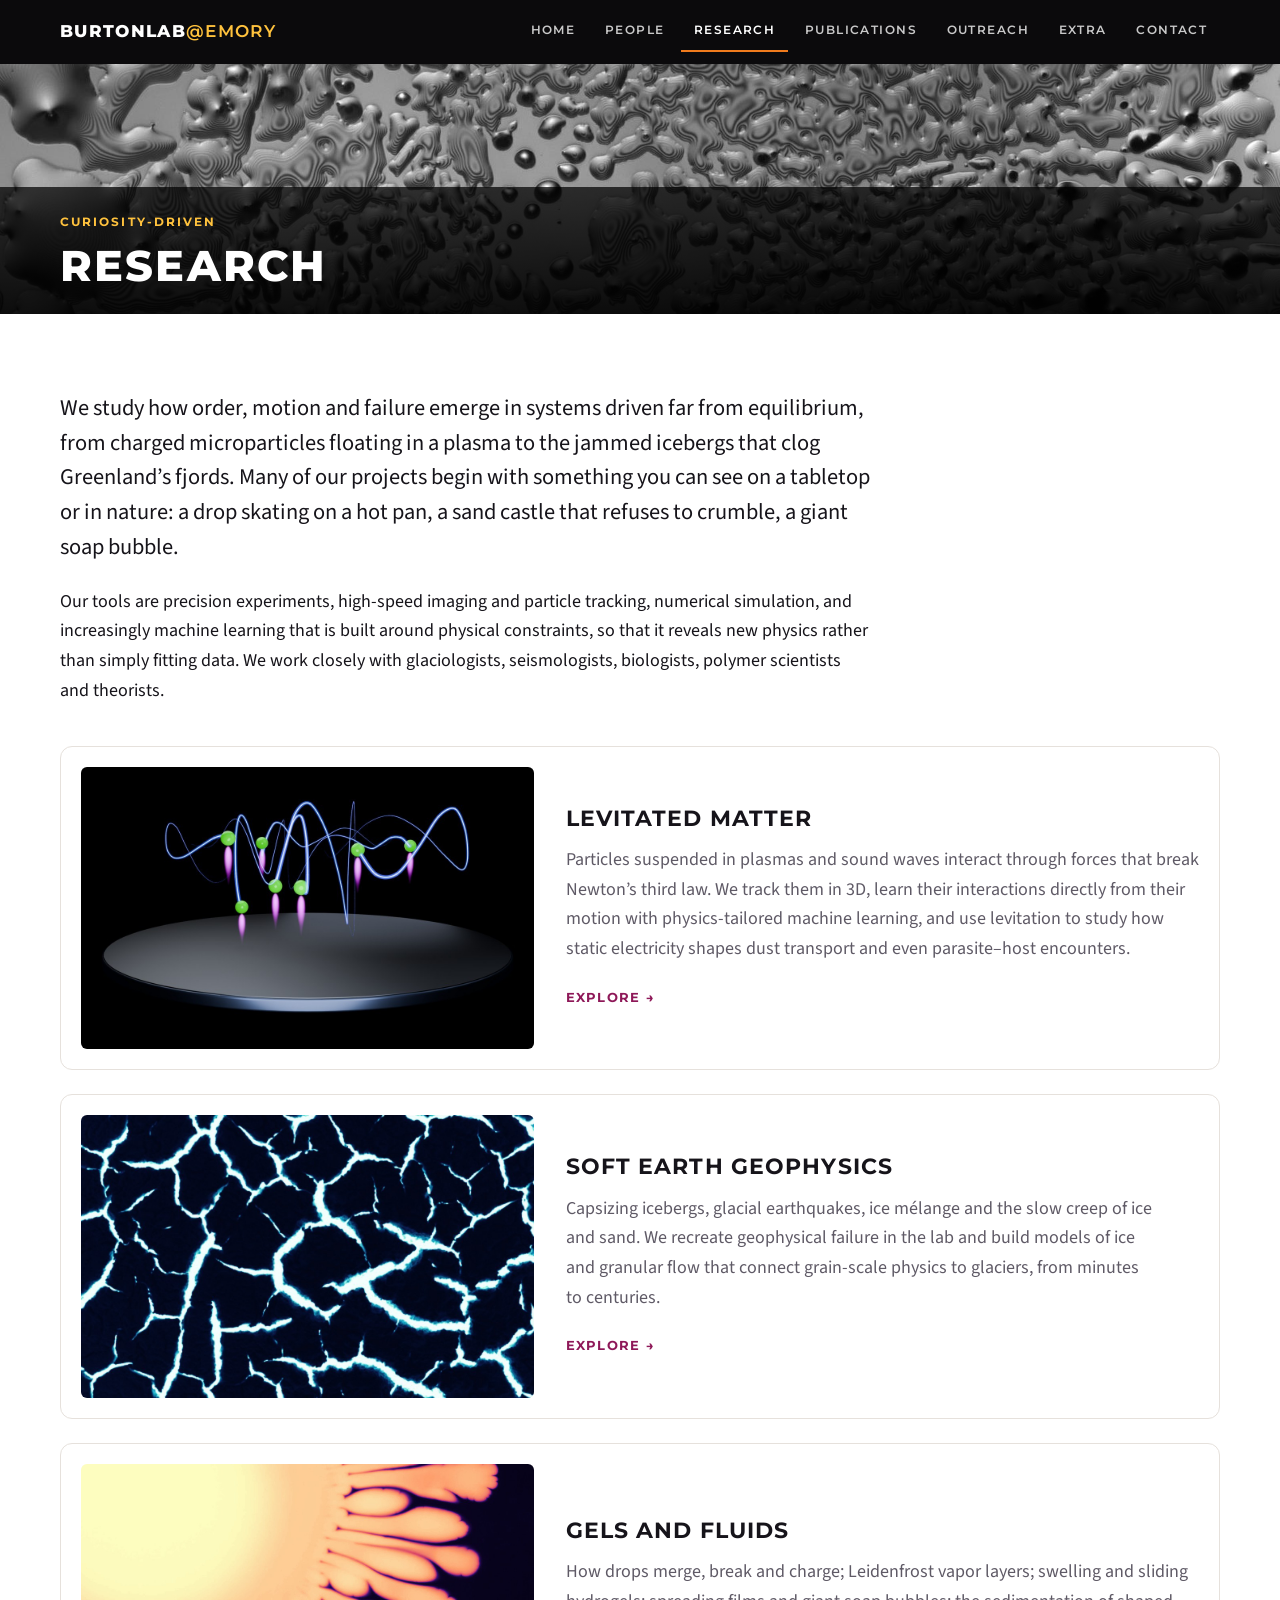
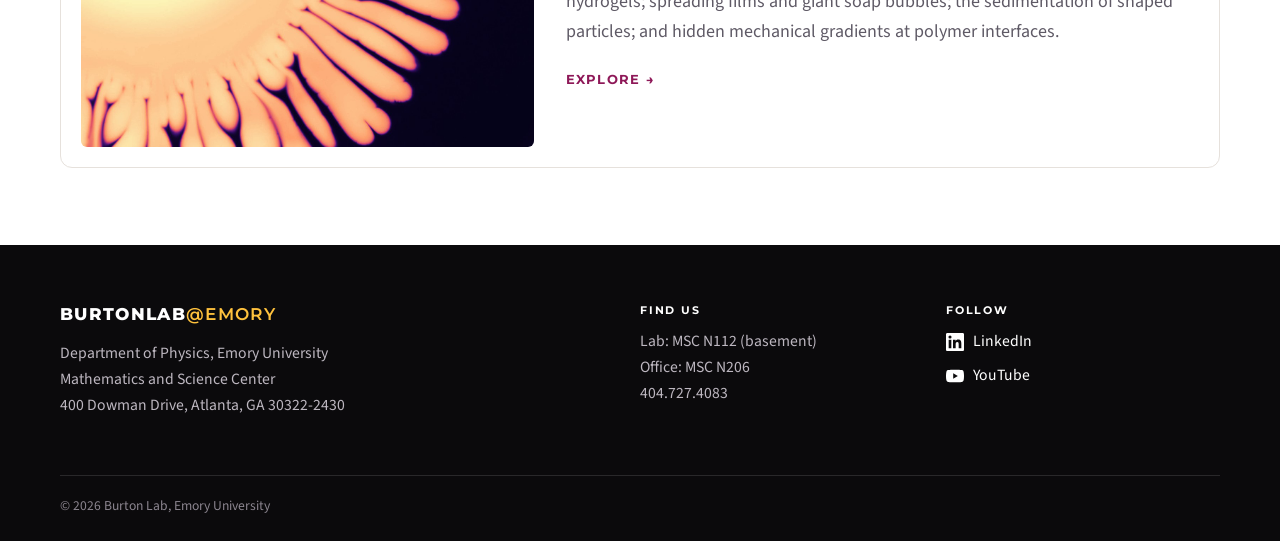
<file: research.html>
<!DOCTYPE html>
<html lang="en">
<head>
<meta charset="utf-8">
<meta name="viewport" content="width=device-width, initial-scale=1">
<title>Research | Burton Lab @ Emory</title>
<meta name="description" content="The Burton Lab at Emory University studies the physics of complex and non-equilibrium systems.">
<meta property="og:title" content="Research | Burton Lab @ Emory">
<meta property="og:description" content="The Burton Lab at Emory University studies the physics of complex and non-equilibrium systems.">
<meta property="og:image" content="assets/img/banners/home-hero.jpg">
<link rel="icon" href="assets/favicon.svg?v=6a2fb48d" type="image/svg+xml">
<link rel="icon" href="assets/favicon-32.png?v=23700c77" type="image/png" sizes="32x32">
<link rel="apple-touch-icon" href="assets/apple-touch-icon.png?v=bfdbe544">
<link rel="preconnect" href="https://fonts.googleapis.com">
<link rel="preconnect" href="https://fonts.gstatic.com" crossorigin>
<link href="https://fonts.googleapis.com/css2?family=Montserrat:wght@500;600;700;800&family=Source+Sans+3:ital,wght@0,400;0,600;0,700;1,400&display=swap" rel="stylesheet">
<link rel="stylesheet" href="css/style.css?v=2722c87f">
<script>document.addEventListener('error',function(e){var t=e.target;if(t&&(t.tagName==='IMG'||t.tagName==='VIDEO')){t.classList.add('missing');}},true);</script>
</head>
<body>
<a class="skip" href="#main">Skip to content</a>
<nav class="topbar" aria-label="Main">
  <div class="wrap topbar-in">
    <a class="brand" href="index.html">BURTONLAB<span>@EMORY</span></a>
    <button class="menu-btn" aria-expanded="false" aria-controls="menu" aria-label="Menu"><span></span><span></span><span></span></button>
    <ul id="menu" class="menu"><li><a href="index.html">Home</a></li><li><a href="people.html">People</a></li><li class="has-sub"><a href="research.html" aria-current="page">Research</a><ul class="sub"><li><a href="levitated-matter.html">Levitated Matter</a></li><li><a href="soft-earth-geophysics.html">Soft Earth Geophysics</a></li><li><a href="gels-and-fluids.html">Gels and Fluids</a></li></ul></li><li><a href="publications.html">Publications</a></li><li><a href="outreach.html">Outreach</a></li><li><a href="extra.html">Extra</a></li><li><a href="contact.html">Contact</a></li></ul>
  </div>
</nav>
<header class="banner"><div class="bg" style="background-image:url('assets/img/banners/research.jpg?v=b97ca71a')"></div><div class="band"><div class="wrap"><p class=kicker>Curiosity-driven</p><h1>Research</h1></div></div></header>
<main id="main">

<section class="section">
  <div class="wrap intro">
    <p class="lead">We study how order, motion and failure emerge in systems driven far from equilibrium, from charged microparticles floating in a plasma to the jammed icebergs that clog Greenland’s fjords. Many of our projects begin with something you can see on a tabletop or in nature: a drop skating on a hot pan, a sand castle that refuses to crumble, a giant soap bubble.</p>
    <p>Our tools are precision experiments, high-speed imaging and particle tracking, numerical simulation, and increasingly machine learning that is built around physical constraints, so that it reveals new physics rather than simply fitting data. We work closely with glaciologists, seismologists, biologists, polymer scientists and theorists.</p>
  </div>
  <div class="wrap rows">
    <a class="row-card" href="levitated-matter.html"><div class="ph crop" style="aspect-ratio:16/10" data-label="levitated-matter.jpg"><img src="assets/img/research/levitated-matter.jpg?v=3a30316a" alt="Levitated Matter" loading="lazy"></div><div><h2>Levitated Matter</h2><p>Particles suspended in plasmas and sound waves interact through forces that break Newton’s third law. We track them in 3D, learn their interactions directly from their motion with physics-tailored machine learning, and use levitation to study how static electricity shapes dust transport and even parasite–host encounters.</p><span class="go">Explore →</span></div></a>
    <a class="row-card" href="soft-earth-geophysics.html"><div class="ph crop" style="aspect-ratio:16/10" data-label="soft-earth-geophysics.jpg"><img src="assets/img/research/soft-earth-geophysics.jpg?v=422b61cd" alt="Soft Earth Geophysics" loading="lazy"></div><div><h2>Soft Earth Geophysics</h2><p>Capsizing icebergs, glacial earthquakes, ice mélange and the slow creep of ice and sand. We recreate geophysical failure in the lab and build models of ice and granular flow that connect grain-scale physics to glaciers, from minutes to centuries.</p><span class="go">Explore →</span></div></a>
    <a class="row-card" href="gels-and-fluids.html"><div class="ph crop" style="aspect-ratio:16/10" data-label="gels-and-fluids.jpg"><img src="assets/img/research/gels-and-fluids.jpg?v=490cb157" alt="Gels and Fluids" loading="lazy"></div><div><h2>Gels and Fluids</h2><p>How drops merge, break and charge; Leidenfrost vapor layers; swelling and sliding hydrogels; spreading films and giant soap bubbles; the sedimentation of shaped particles; and hidden mechanical gradients at polymer interfaces.</p><span class="go">Explore →</span></div></a>
  </div>
</section>

</main>
<footer class="footer">
  <div class="wrap footer-grid">
    <div>
      <p class="brand brand-foot">BURTONLAB<span>@EMORY</span></p>
      <p>Department of Physics, Emory University<br>Mathematics and Science Center<br>400 Dowman Drive, Atlanta, GA 30322-2430</p>
    </div>
    <div>
      <p class="foot-h">Find us</p>
      <p>Lab: MSC N112 (basement)<br>Office: MSC N206<br>404.727.4083</p>
    </div>
    <div>
      <p class="foot-h">Follow</p>
      <p class="social"><a href="https://www.linkedin.com/in/justin-burton-40b051308/" aria-label="LinkedIn"><svg viewBox="0 0 24 24" aria-hidden="true"><path d="M20.45 20.45h-3.56v-5.57c0-1.33-.02-3.04-1.85-3.04-1.85 0-2.14 1.45-2.14 2.94v5.67H9.35V9h3.41v1.56h.05c.48-.9 1.64-1.85 3.37-1.85 3.6 0 4.27 2.37 4.27 5.46v6.28zM5.34 7.43a2.06 2.06 0 1 1 0-4.13 2.06 2.06 0 0 1 0 4.13zM7.12 20.45H3.56V9h3.56v11.45zM22.22 0H1.77C.79 0 0 .77 0 1.73v20.54C0 23.23.79 24 1.77 24h20.45c.98 0 1.78-.77 1.78-1.73V1.73C24 .77 23.2 0 22.22 0z"/></svg><span>LinkedIn</span></a><a href="https://www.youtube.com/channel/UCtBs-PlmusRjpb8XsMqxd4Q" aria-label="YouTube"><svg viewBox="0 0 24 24" aria-hidden="true"><path d="M23.5 6.2a3 3 0 0 0-2.1-2.1C19.5 3.6 12 3.6 12 3.6s-7.5 0-9.4.5A3 3 0 0 0 .5 6.2 31 31 0 0 0 0 12a31 31 0 0 0 .5 5.8 3 3 0 0 0 2.1 2.1c1.9.5 9.4.5 9.4.5s7.5 0 9.4-.5a3 3 0 0 0 2.1-2.1A31 31 0 0 0 24 12a31 31 0 0 0-.5-5.8zM9.6 15.6V8.4l6.2 3.6-6.2 3.6z"/></svg><span>YouTube</span></a></p>
    </div>
  </div>
  <div class="wrap copy">© <span id="yr">2026</span> Burton Lab, Emory University</div>
</footer>
<dialog class="lightbox" aria-label="Image viewer"><button class="lb-close" aria-label="Close">×</button><figure><div class="lb-img"></div><figcaption></figcaption></figure></dialog>
<script src="js/site.js?v=42a9fa88"></script>
</body>
</html>
</file>
<file: css/style.css>
/* Burton Lab @ Emory
   Colors pulled from the home-page fractal: deep magenta, ember orange, gold, on black. */
:root {
  --ink: #16141a;
  --muted: #5f5a66;
  --line: #e6e1dc;
  --paper: #ffffff;
  --soft: #f7f4f1;
  --night: #0b0a0c;
  --magenta: #8e1858;
  --magenta-d: #6a0f40;
  --ember: #f07b1d;
  --gold: #ffc23d;
  --wrap: 1160px;
  --head: "Montserrat", system-ui, sans-serif;
  --body: "Source Sans 3", system-ui, -apple-system, "Segoe UI", sans-serif;
  --radius: 6px;
  --fallback: radial-gradient(90% 60% at 50% -10%, #ffb02e 0%, #e2541b 25%, #8e1858 55%, transparent 80%),
    radial-gradient(90% 60% at 50% 110%, #ffb02e 0%, #e2541b 25%, #8e1858 55%, transparent 80%), #4a0c33;
}

*, *::before, *::after { box-sizing: border-box; }
html { scroll-behavior: smooth; scroll-padding-top: 80px; }
body { margin: 0; font-family: var(--body); font-size: 1.125rem; line-height: 1.65; color: var(--ink); background: var(--paper); -webkit-font-smoothing: antialiased; }
img, video, iframe { display: block; max-width: 100%; }
a { color: var(--magenta); text-decoration-thickness: 1px; text-underline-offset: 3px; }
a:hover { color: var(--ember); }
h1, h2, h3, h4 { font-family: var(--head); line-height: 1.2; margin: 0 0 .6em; }
p { margin: 0 0 1em; }
strong { font-weight: 700; }
.wrap { width: min(100% - 2.5rem, var(--wrap)); margin-inline: auto; }
.skip { position: absolute; left: -999px; }
.skip:focus { left: 1rem; top: 1rem; z-index: 99; background: #fff; padding: .5rem 1rem; }

/* ---------- top bar ---------- */
.topbar { position: sticky; top: 0; z-index: 50; background: var(--night); color: #fff; }
.topbar-in { display: flex; align-items: center; justify-content: space-between; min-height: 64px; gap: 1rem; }
.brand { font-family: var(--head); font-weight: 800; letter-spacing: .08em; color: #fff; text-decoration: none; font-size: 1.05rem; }
.brand span { color: var(--gold); font-weight: 600; }
.brand:hover { color: #fff; }
.menu { list-style: none; margin: 0; padding: 0; display: flex; gap: .25rem; }
.menu a { display: block; padding: .55rem .8rem; color: rgba(255,255,255,.78); text-decoration: none; font-family: var(--head); font-weight: 600; font-size: .74rem; letter-spacing: .12em; text-transform: uppercase; border-bottom: 2px solid transparent; }
.menu a:hover, .menu a[aria-current="page"] { color: #fff; border-bottom-color: var(--ember); }
.has-sub { position: relative; }
.sub { list-style: none; margin: 0; padding: .5rem 0; position: absolute; left: 0; top: 100%; min-width: 230px; background: var(--night); border-top: 2px solid var(--ember); display: none; box-shadow: 0 12px 30px rgba(0,0,0,.3); }
.sub a { border: 0; padding: .55rem 1rem; }
.sub a[aria-current="page"] { color: var(--gold); }
.has-sub:hover .sub, .has-sub:focus-within .sub { display: block; }
.menu-btn { display: none; background: none; border: 0; padding: .6rem; cursor: pointer; }
.menu-btn span { display: block; width: 26px; height: 2px; background: #fff; margin: 6px 0; transition: transform .2s, opacity .2s; }

@media (max-width: 900px) {
  .menu-btn { display: block; }
  .menu { display: none; position: absolute; left: 0; right: 0; top: 64px; background: var(--night); flex-direction: column; padding: .5rem 1.25rem 1.25rem; }
  .menu.open { display: flex; }
  .menu a { font-size: .85rem; padding: .7rem 0; }
  .sub { display: block; position: static; box-shadow: none; border: 0; padding: 0 0 0 1rem; min-width: 0; }
  .menu-btn[aria-expanded="true"] span:nth-child(1) { transform: translateY(8px) rotate(45deg); }
  .menu-btn[aria-expanded="true"] span:nth-child(2) { opacity: 0; }
  .menu-btn[aria-expanded="true"] span:nth-child(3) { transform: translateY(-8px) rotate(-45deg); }
}

/* ---------- hero (home) ---------- */
.hero, .banner { position: relative; background: var(--fallback); overflow: hidden; }
.hero .bg, .banner .bg { position: absolute; inset: 0; background-size: cover; background-position: center; }
.hero { min-height: min(86vh, 860px); display: grid; align-items: center; }
.hero-band { position: relative; background: rgba(0,0,0,.92); color: #fff; padding: clamp(2.5rem, 6vw, 4.5rem) 0; }
.hero h1 { font-size: clamp(1.4rem, 7.2vw, 4.4rem); font-weight: 800; letter-spacing: .04em; margin: 0 0 .35em; }
.hero h1 span { color: var(--gold); font-weight: 600; }
.tagline { font-family: var(--head); font-weight: 600; text-transform: uppercase; letter-spacing: .12em; color: #a9a4ad; font-size: clamp(.85rem, 1.6vw, 1.1rem); margin: 0; max-width: 46ch; }

/* ---------- page banner ---------- */
.banner { min-height: 250px; display: flex; align-items: flex-end; }
.banner .band { position: relative; width: 100%; background: linear-gradient(to top, rgba(0,0,0,.92), rgba(0,0,0,.72)); color: #fff; padding: 1.6rem 0 1.4rem; }
.banner h1 { font-size: clamp(1.7rem, 3.8vw, 2.7rem); font-weight: 800; letter-spacing: .05em; text-transform: uppercase; margin: 0; }
.banner.plain { min-height: 0; }
.banner.plain .band { background: var(--night); padding: 2.4rem 0 1.8rem; border-bottom: 3px solid transparent; border-image: linear-gradient(90deg, var(--magenta), var(--ember), var(--gold)) 1; }
.kicker { font-family: var(--head); text-transform: uppercase; letter-spacing: .18em; font-size: .72rem; font-weight: 700; color: var(--gold); margin: 0 0 .5rem; }
.kicker.dark { color: var(--magenta); }

/* ---------- sections ---------- */
.section { padding: clamp(3rem, 6vw, 5rem) 0; }
.section.alt { background: var(--soft); }
.sec-h { font-size: clamp(1.35rem, 2.4vw, 1.75rem); font-weight: 700; margin-bottom: 1.2rem; }
.sec-h::after { content: ""; display: block; width: 44px; height: 3px; background: var(--ember); margin-top: .6rem; }
.sub-h { font-family: var(--head); font-size: .8rem; font-weight: 700; text-transform: uppercase; letter-spacing: .14em; color: var(--muted); margin: 3rem 0 1.25rem; }
.lead { font-size: clamp(1.2rem, 2vw, 1.4rem); line-height: 1.55; color: var(--ink); }
.intro { margin-bottom: 2.5rem; }
.intro > p { max-width: var(--measure); }
.prose { max-width: var(--measure); }
.more { font-family: var(--head); font-weight: 600; font-size: .85rem; margin-top: 1rem; }
.more a { text-decoration: none; }
.btn { display: inline-block; font-family: var(--head); font-weight: 700; font-size: .78rem; letter-spacing: .1em; text-transform: uppercase; padding: .8rem 1.2rem; background: var(--night); color: #fff; text-decoration: none; border-radius: var(--radius); }
.btn:hover { background: var(--magenta); color: #fff; }
.two { display: grid; grid-template-columns: 1fr 1fr; gap: clamp(2rem, 5vw, 4rem); align-items: start; }
.split { display: grid; grid-template-columns: minmax(0, 5fr) minmax(0, 6fr); gap: clamp(1.5rem, 4vw, 3rem); align-items: start; margin-block: 2rem; }
.split.rev > :first-child { order: 2; }
.toc { display: flex; flex-wrap: wrap; gap: .5rem; padding-top: 2rem; }
.toc a { font-family: var(--head); font-size: .75rem; font-weight: 600; letter-spacing: .06em; text-transform: uppercase; text-decoration: none; color: var(--ink); border: 1px solid var(--line); padding: .45rem .8rem; border-radius: 999px; }
.toc a:hover { border-color: var(--ember); color: var(--magenta); }
@media (max-width: 800px) { .two, .split { grid-template-columns: minmax(0, 1fr); } .split.rev > :first-child { order: 0; } }

/* ---------- image placeholders ---------- */
.ph { position: relative; overflow: hidden; border-radius: var(--radius); background:
  repeating-linear-gradient(135deg, rgba(142,24,88,.07) 0 12px, rgba(142,24,88,.03) 12px 24px), #f1ece8; }
.ph::after { content: attr(data-label); position: absolute; inset: auto .6rem .6rem .6rem; font-family: var(--head); font-size: .66rem; font-weight: 600; letter-spacing: .04em; color: #8a7f86; text-align: center; overflow: hidden; white-space: nowrap; text-overflow: ellipsis; }
.ph::before { content: ""; position: absolute; left: 50%; top: 45%; width: 34px; height: 26px; transform: translate(-50%, -50%); border: 2px solid #c9b9c1; border-radius: 4px;
  background: radial-gradient(circle at 70% 35%, #c9b9c1 3px, transparent 4px), linear-gradient(135deg, transparent 55%, #c9b9c1 55%) bottom/100% 60% no-repeat; }
.ph.video::before { width: 0; height: 0; border-radius: 0; border-style: solid; border-width: 13px 0 13px 22px; border-color: transparent transparent transparent #c9b9c1; background: none; }
.ph img, .ph video { position: relative; z-index: 1; width: 100%; height: 100%; object-fit: contain; }
.ph.loaded { background: #fff; }
.ph.crop img { object-fit: cover; }
.ph video { object-fit: contain; background: #000; }
.ph.video { margin-inline: auto; }
.ph .missing { visibility: hidden; }
.ph.logo { background: transparent; }
.ph.logo img { object-fit: contain; object-position: left center; background: transparent; }
figure { margin: 0; }
figcaption { font-size: .92rem; color: var(--muted); margin-top: .6rem; line-height: 1.45; }
.yt-link { text-align: right; font-size: .85rem; margin-top: .45rem; }
.yt-link a { font-weight: 600; text-decoration: none; }
.yt-link a:hover { text-decoration: underline; }

/* ---------- cards (home / research) ---------- */
.cards3 { display: grid; grid-template-columns: repeat(3, 1fr); gap: 1.5rem; }
.card { display: block; text-decoration: none; color: var(--ink); background: #fff; border: 1px solid var(--line); border-radius: 10px; overflow: hidden; transition: transform .2s, box-shadow .2s; }
.card .ph { border-radius: 0; }
.card:hover { transform: translateY(-3px); box-shadow: 0 14px 34px rgba(22,20,26,.12); color: var(--ink); }
.card-b { padding: 1.2rem 1.3rem 1.4rem; }
.card h3 { font-size: 1.05rem; text-transform: uppercase; letter-spacing: .06em; margin-bottom: .4rem; }
.card p { color: var(--muted); font-size: 1rem; margin: 0; }
@media (max-width: 860px) { .cards3 { grid-template-columns: 1fr; } }

.rows { display: grid; gap: 1.5rem; }
.row-card { display: grid; grid-template-columns: minmax(0, 5fr) minmax(0, 7fr); gap: 2rem; align-items: center; text-decoration: none; color: var(--ink); padding: 1.25rem; border: 1px solid var(--line); border-radius: 12px; transition: box-shadow .2s, border-color .2s; }
.row-card:hover { color: var(--ink); border-color: transparent; box-shadow: 0 14px 34px rgba(22,20,26,.12); }
.row-card h2 { text-transform: uppercase; letter-spacing: .05em; font-size: 1.4rem; }
.row-card p { color: var(--muted); }
.go { font-family: var(--head); font-weight: 700; font-size: .8rem; letter-spacing: .1em; text-transform: uppercase; color: var(--magenta); }
@media (max-width: 760px) { .row-card { grid-template-columns: 1fr; } }

/* ---------- news ---------- */
.news2 { display: grid; grid-template-columns: 1fr 1fr; gap: 1.5rem; }
.news3 { display: grid; grid-template-columns: repeat(3, 1fr); gap: 1.25rem; }
@media (max-width: 1000px) { .news3 { grid-template-columns: 1fr 1fr; } }
@media (max-width: 640px) { .news3 { grid-template-columns: 1fr; } }
.news-card { display: flex; flex-direction: column; background: var(--night); color: #fff; text-decoration: none; border-radius: 10px; position: relative; overflow: hidden; }
.news-card::before { content: ""; position: absolute; inset: 0 0 auto 0; height: 4px; background: linear-gradient(90deg, var(--magenta), var(--ember), var(--gold)); }
.nc-img { aspect-ratio: 16 / 9; background: #1d1a20 center / cover no-repeat; transition: transform .35s ease; }
.news-card:hover .nc-img { transform: scale(1.04); }
.nc-body { display: flex; flex-direction: column; gap: .3rem; padding: 1.1rem 1.4rem 1.4rem; position: relative; z-index: 1; background: inherit; flex: 1; }
.news-card::before { z-index: 2; }
.news-card h3 { font-size: 1.12rem; font-weight: 600; line-height: 1.35; margin: 0; }
.news-card:hover { color: #fff; background: #1d1a20; }
.news-card .m-src { color: var(--gold); }
.m-src { font-family: var(--head); font-size: .7rem; font-weight: 700; letter-spacing: .12em; text-transform: uppercase; color: var(--magenta); }
.media { list-style: none; margin: 0; padding: 0; display: grid; grid-template-columns: 1fr 1fr; column-gap: 2.5rem; }
.media li { border-top: 1px solid var(--line); }
.media a { display: block; padding: .9rem 0; text-decoration: none; color: var(--ink); }
.media a:hover .m-t { color: var(--magenta); }
.media .m-src { display: block; margin-bottom: .15rem; }
.media .m-t { font-size: 1.05rem; line-height: 1.4; }
@media (max-width: 760px) { .news2, .media { grid-template-columns: 1fr; } }
.contact-dl { display: grid; grid-template-columns: max-content minmax(0, 1fr); gap: .7rem 1.5rem; margin: 1.5rem 0; }
.contact-dl dt { font-family: var(--head); font-size: .72rem; font-weight: 700; letter-spacing: .14em; text-transform: uppercase; color: var(--muted); padding-top: .3rem; }
.contact-dl dd { margin: 0; min-width: 0; overflow-wrap: anywhere; }

/* ---------- embeds / media ---------- */
.embed { position: relative; aspect-ratio: 16/9; border-radius: var(--radius); overflow: hidden; background: #000; }
.embed iframe { position: absolute; inset: 0; width: 100%; height: 100%; border: 0; }
.media2, .media3, .media4 { display: grid; gap: 1.25rem; margin: 0 0 2rem; }
.media2 { grid-template-columns: 1fr 1fr; }
.media3 { grid-template-columns: repeat(3, 1fr); }
.media4 { grid-template-columns: repeat(2, 1fr); }
@media (max-width: 860px) { .media2, .media3, .media4 { grid-template-columns: 1fr; } }
.map { margin-top: 2.5rem; border-radius: 10px; overflow: hidden; height: clamp(280px, 38vw, 480px); }
.map iframe { width: 100%; height: 100%; border: 0; }

/* ---------- galleries ---------- */
.gallery { display: grid; grid-template-columns: repeat(auto-fill, minmax(220px, 1fr)); gap: .9rem; margin-top: 1.5rem; }
.gallery.g4 { grid-template-columns: repeat(4, 1fr); }
@media (max-width: 900px) { .gallery.g4 { grid-template-columns: repeat(2, 1fr); } }
.gallery a { text-decoration: none; color: var(--ink); }
.gallery .ph { transition: transform .25s; }
.gallery a:hover .ph { transform: scale(1.02); }
.gallery .cap { display: block; font-family: var(--head); font-size: .78rem; font-weight: 600; letter-spacing: .06em; margin-top: .45rem; }

/* ---------- publications on topic pages ---------- */
.pubbox { margin-top: 2rem; border-left: 3px solid var(--ember); padding: .25rem 0 .25rem 1.4rem; max-width: var(--measure); }
.pubbox h4 { font-size: .74rem; font-weight: 700; letter-spacing: .14em; text-transform: uppercase; color: var(--muted); }
.publinks { margin: 0; padding: 0; list-style: none; }
.publinks li { padding: .3rem 0; }
.publinks a { text-decoration: none; font-weight: 600; }
.publinks a::before { content: attr(data-kind); font-family: var(--head); font-size: .6rem; font-weight: 700; letter-spacing: .08em; color: #fff; background: var(--magenta); padding: .15rem .35rem; border-radius: 3px; margin-right: .6rem; vertical-align: 2px; }

/* ---------- people ---------- */
.pi { display: grid; grid-template-columns: 260px 1fr; gap: 2.5rem; align-items: center; padding-bottom: 1rem; }
.pi h2 { font-size: clamp(1.8rem, 3vw, 2.4rem); font-weight: 800; }
.pi .role { font-size: 1.2rem; }
@media (max-width: 640px) { .pi { grid-template-columns: 1fr; } .pi .ph { max-width: 260px; } }
.members { display: grid; grid-template-columns: repeat(6, 1fr); gap: 2rem 1.25rem; }
@media (max-width: 1000px) { .members { grid-template-columns: repeat(3, 1fr); } }
@media (max-width: 560px) { .members { grid-template-columns: repeat(2, 1fr); } }
.member h3 { font-size: 1rem; margin: .85rem 0 .15rem; }
.member p { margin: 0; font-size: .95rem; }
.member .role { color: var(--muted); }
.member .extra { color: var(--muted); font-size: .88rem; }
.member .mail { font-size: .85rem; word-break: break-all; }
.role { color: var(--muted); margin-bottom: .3rem; }
.portrait img { object-position: center 25%; }
.alumni { list-style: none; margin: 0; padding: 0; columns: 2 320px; column-gap: 3rem; }
.alumni li { break-inside: avoid; padding: .55rem 0; border-top: 1px solid var(--line); line-height: 1.35; }
.alumni strong { display: block; font-weight: 600; }
.alumni span { color: var(--muted); font-size: .95rem; }

/* ---------- publications page ---------- */
.years { position: sticky; top: 64px; z-index: 5; background: rgba(255,255,255,.96); backdrop-filter: blur(6px); display: flex; flex-wrap: wrap; gap: .35rem; padding: 1rem 0; border-bottom: 1px solid var(--line); }
.years a { font-family: var(--head); font-size: .75rem; font-weight: 600; text-decoration: none; color: var(--ink); padding: .3rem .55rem; border-radius: 4px; }
.years a:hover { background: var(--night); color: #fff; }
.year { display: grid; grid-template-columns: 120px 1fr; gap: 2rem; padding: 2.5rem 0; border-bottom: 1px solid var(--line); }
.year h2 { font-size: 2rem; font-weight: 800; color: var(--magenta); position: sticky; top: 130px; align-self: start; }
.pubs { list-style: none; margin: 0; padding: 0; display: grid; gap: 1.6rem; }
.pub { position: relative; }
.pub-t { font-weight: 700; font-size: 1.12rem; line-height: 1.35; text-decoration: none; color: var(--ink); }
.pub-t:hover { color: var(--magenta); }
.pub-a { margin: .3rem 0 .1rem; font-size: 1rem; color: #3a3640; }
.pub-a strong { color: var(--ink); }
.pub-v { margin: 0; font-size: .95rem; color: var(--muted); font-style: italic; }
.pub-v a { font-style: normal; }
.badge { position: absolute; right: 0; top: .2rem; font-family: var(--head); font-size: .62rem; font-weight: 700; letter-spacing: .1em; text-transform: uppercase; border: 1px solid var(--line); padding: .2rem .45rem; border-radius: 3px; color: var(--muted); }
@media (max-width: 700px) { .year { grid-template-columns: 1fr; gap: .5rem; } .year h2 { position: static; } }

/* ---------- link lists ---------- */
.linklist { list-style: none; margin: 0 0 2.5rem; padding: 0; }
.linklist li { padding: .5rem 0; border-top: 1px solid var(--line); line-height: 1.4; }
.linklist a { text-decoration: none; }

/* ---------- footer ---------- */
.footer { background: var(--night); color: #bdb7c0; padding: 3.5rem 0 1.5rem; font-size: .98rem; }
.footer-grid { display: grid; grid-template-columns: 2fr 1fr 1fr; gap: 2rem; }
.footer a { color: #fff; text-decoration: none; }
.footer a:hover { color: var(--gold); }
.brand-foot { margin-bottom: .8rem; }
.foot-h { font-family: var(--head); font-size: .7rem; font-weight: 700; letter-spacing: .16em; text-transform: uppercase; color: #fff; margin-bottom: .6rem; }
.social { display: flex; flex-direction: column; gap: .5rem; }
.social a { display: inline-flex; align-items: center; gap: .55rem; }
.social svg { width: 18px; height: 18px; fill: currentColor; }
.copy { border-top: 1px solid rgba(255,255,255,.12); margin-top: 2.5rem; padding-top: 1.2rem; font-size: .85rem; color: #8b858f; }
@media (max-width: 700px) { .footer-grid { grid-template-columns: 1fr; } }

/* ---------- lightbox ---------- */
.lightbox { border: 0; padding: 0; background: transparent; max-width: 94vw; max-height: 92vh; overflow: visible; }
.lightbox::backdrop { background: rgba(8,7,9,.9); }
.lightbox figure { margin: 0; }
.lightbox img { max-width: 94vw; max-height: 84vh; width: auto; height: auto; border-radius: 4px; }
.lightbox .ph { width: min(80vw, 900px); aspect-ratio: 4/3; }
.lightbox figcaption { color: #ddd; text-align: center; font-family: var(--head); font-size: .85rem; }
.lb-close { position: fixed; top: 1rem; right: 1.2rem; background: none; border: 0; color: #fff; font-size: 2.4rem; line-height: 1; cursor: pointer; }

.with-badge::after { content: ""; display: table; clear: both; }
.badge-img { float: right; width: 140px; height: auto; margin: 0 0 1rem 1.5rem; }
.prose .h3 { font-size: 1.12rem; font-weight: 700; margin: 1.8rem 0 .5rem; }
.pubbox + .pubbox { margin-top: 1rem; }
.publinks a[data-kind="arXiv"]::before, .publinks a[data-kind="DOI"]::before { background: var(--night); }

/* ---------- click-to-load YouTube ---------- */
.sr-only { position: absolute; width: 1px; height: 1px; overflow: hidden; clip: rect(0 0 0 0); white-space: nowrap; }
.embed.yt { background: #0b0a0c center / cover no-repeat; }
.yt-play { position: absolute; inset: 0; display: flex; flex-direction: column; align-items: center; justify-content: center; gap: .9rem;
  color: #fff; text-decoration: none; background: linear-gradient(180deg, rgba(0,0,0,.15), rgba(0,0,0,.55)); }
.yt-btn { width: 68px; height: 48px; border-radius: 12px; background: rgba(20,20,20,.85); position: relative; transition: background .15s; }
.yt-btn::after { content: ""; position: absolute; left: 50%; top: 50%; transform: translate(-40%, -50%);
  border-style: solid; border-width: 11px 0 11px 19px; border-color: transparent transparent transparent #fff; }
.yt-play:hover .yt-btn, .yt-play:focus-visible .yt-btn { background: #e00; }
.yt-title { font-family: var(--head); font-size: .9rem; font-weight: 600; letter-spacing: .02em; text-shadow: 0 1px 3px rgba(0,0,0,.6); padding: 0 1rem; text-align: center; }

/* ---------- publication link buttons ---------- */
.pub-links { display: flex; flex-wrap: wrap; gap: .4rem; margin: .45rem 0 0; }
.pub-links a { font-family: var(--head); font-size: .66rem; font-weight: 700; letter-spacing: .08em; text-transform: uppercase;
  text-decoration: none; padding: .25rem .6rem; border-radius: 3px; border: 1px solid var(--line); color: var(--ink); }
.pub-links a[data-kind="PDF"] { background: var(--magenta); border-color: var(--magenta); color: #fff; }
.pub-links a:hover { border-color: var(--magenta); color: var(--magenta); }
.pub-links a[data-kind="PDF"]:hover { background: #6f1245; color: #fff; }

/* ---------- line length and line breaks ----------
   One measure for all running text, whatever the heading above it:
   paragraphs never run wider than --measure (about 70 characters of body text).
   Headings balance their lines; paragraphs avoid one-word last lines. */
:root { --measure: 53rem; }
.prose.with-badge { max-width: calc(var(--measure) + 164px); }
h1, h2, h3, h4, .sec-h, .tagline { text-wrap: balance; }
p, li, figcaption, dd { text-wrap: pretty; }
</file>
